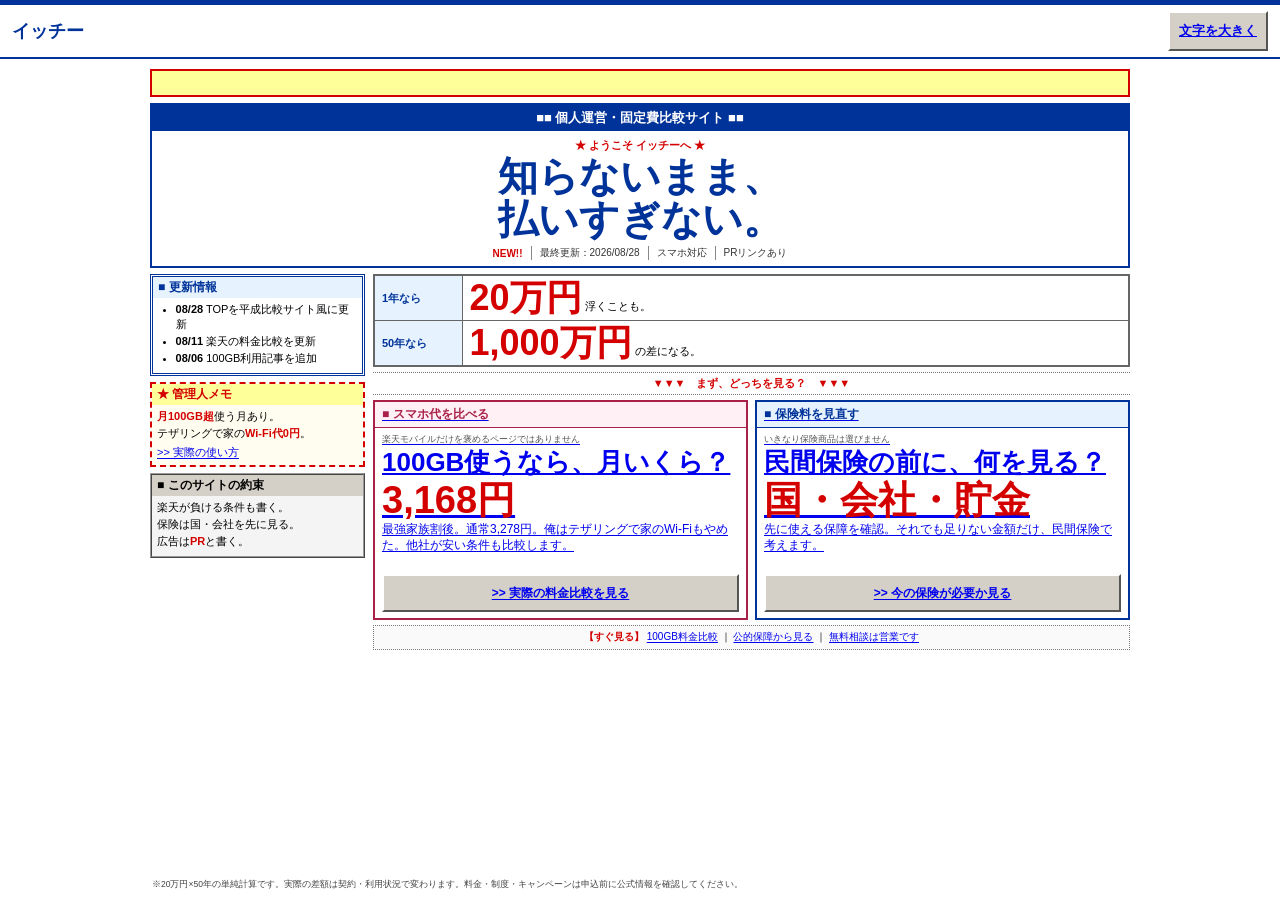
<file: index.html>
<!doctype html>
<html lang="ja">
<head>
<meta charset="utf-8">
<meta name="viewport" content="width=device-width,initial-scale=1,viewport-fit=cover">
<meta name="description" content="知らないまま、払いすぎない。スマホ代と保険を、金額・条件・公的保障から比べて判断する固定費サイトです。">
<meta name="theme-color" content="#003399">
<meta name="color-scheme" content="light">
<meta property="og:locale" content="ja_JP">
<meta property="og:type" content="website">
<meta property="og:site_name" content="イッチー">
<meta property="og:title" content="イッチー｜知らないまま、払いすぎない">
<meta property="og:description" content="スマホと保険。数字と条件を先に見て、固定費を払いすぎないための2択サイト。">
<meta name="twitter:card" content="summary">
<title>イッチー｜知らないまま、払いすぎない</title>
<link rel="stylesheet" href="retro-icchy.css?v=20260828-3">
<style>[hidden]{display:none!important}</style>
</head>
<body class="retro-launcher">
<a class="skip-link" href="#homeView">本文へ移動</a>
<header class="retro-launcher-header">
  <button class="retro-brand" id="brandHome" type="button">イッチー</button>
  <div class="retro-header-actions">
    <button class="retro-font-toggle retro-window-button" id="fontToggle" type="button" aria-pressed="false">文字を大きく</button>
    <button class="retro-home-back retro-window-button" id="homeBack" type="button" aria-label="最初に戻る" hidden>⌂</button>
  </div>
</header>

<main class="retro-home" id="homeView">
  <div class="retro-ticker" aria-label="更新情報">
    <div class="retro-ticker__inner">【更新】楽天が毎回1位とは書きません。20GB前後・条件次第ではY!mobileが安い場合あり。　★ 保険は民間保険より先に「国・会社・貯金」を確認 ★</div>
  </div>

  <section class="retro-title-panel" aria-labelledby="pageTitle">
    <div class="retro-titlebar">■■ 個人運営・固定費比較サイト ■■</div>
    <div class="retro-title-body">
      <p class="retro-welcome">★ ようこそ イッチーへ ★</p>
      <h1 id="pageTitle">知らないまま、<br>払いすぎない。</h1>
      <div class="retro-status-line"><span class="retro-new">NEW!!</span><span>最終更新：2026/08/28</span><span>スマホ対応</span><span>PRリンクあり</span></div>
    </div>
  </section>

  <div class="retro-home-shell">
    <aside class="retro-side" aria-label="サイト情報">
      <section class="retro-mini-panel retro-mini-panel--update">
        <h2>■ 更新情報</h2>
        <ul>
          <li><b>08/28</b> TOPを平成比較サイト風に更新</li>
          <li><b>08/11</b> 楽天の料金比較を更新</li>
          <li><b>08/06</b> 100GB利用記事を追加</li>
        </ul>
      </section>

      <section class="retro-mini-panel retro-mini-panel--memo">
        <h2>★ 管理人メモ</h2>
        <p><strong>月100GB超</strong>使う月あり。</p>
        <p>テザリングで家の<strong>Wi-Fi代0円</strong>。</p>
        <a href="#mobile" data-route="mobile">&gt;&gt; 実際の使い方</a>
      </section>

      <section class="retro-mini-panel retro-mini-panel--rule">
        <h2>■ このサイトの約束</h2>
        <p>楽天が負ける条件も書く。</p>
        <p>保険は国・会社を先に見る。</p>
        <p>広告は<strong>PR</strong>と書く。</p>
      </section>
    </aside>

    <div class="retro-home-main">
      <table class="retro-savings" aria-label="固定費差額の単純計算">
        <tbody>
          <tr><th>1年なら</th><td><strong>20万円</strong> 浮くことも。</td></tr>
          <tr><th>50年なら</th><td><strong>1,000万円</strong> の差になる。</td></tr>
        </tbody>
      </table>

      <div class="retro-select-title">▼▼▼　まず、どっちを見る？　▼▼▼</div>

      <nav class="retro-choice-list" aria-label="見る内容を選ぶ">
        <a class="retro-choice retro-choice--mobile" href="#mobile" data-route="mobile">
          <span class="retro-choice__head">■ スマホ代を比べる</span>
          <span class="retro-choice__body">
            <span class="retro-choice__tiny">楽天モバイルだけを褒めるページではありません</span>
            <h2>100GB使うなら、月いくら？</h2>
            <span class="retro-choice__amount">3,168円</span>
            <p>最強家族割後。通常3,278円。俺はテザリングで家のWi-Fiもやめた。他社が安い条件も比較します。</p>
            <span class="retro-choice__go retro-window-button">&gt;&gt; 実際の料金比較を見る</span>
          </span>
        </a>

        <a class="retro-choice" href="#insurance" data-route="insurance">
          <span class="retro-choice__head">■ 保険料を見直す</span>
          <span class="retro-choice__body">
            <span class="retro-choice__tiny">いきなり保険商品は選びません</span>
            <h2>民間保険の前に、何を見る？</h2>
            <span class="retro-choice__amount">国・会社・貯金</span>
            <p>先に使える保障を確認。それでも足りない金額だけ、民間保険で考えます。</p>
            <span class="retro-choice__go retro-window-button">&gt;&gt; 今の保険が必要か見る</span>
          </span>
        </a>
      </nav>

      <div class="retro-quick-links" aria-label="すぐ見る">
        <span>【すぐ見る】</span>
        <a href="#mobile" data-route="mobile">100GB料金比較</a>
        <span>｜</span>
        <a href="#insurance" data-route="insurance">公的保障から見る</a>
        <span>｜</span>
        <a href="insurance-consultation/">無料相談は営業です</a>
      </div>
    </div>
  </div>

  <p class="retro-home-note">※20万円×50年の単純計算です。実際の差額は契約・利用状況で変わります。料金・制度・キャンペーンは申込前に公式情報を確認してください。</p>
</main>

<section class="retro-detail" id="detailView" hidden aria-label="詳細">
  <iframe id="detailFrame" title="イッチー 詳細ページ"></iframe>
</section>

<script>
const KNOWN_ROUTES=new Set(['mobile','mobile-100gb','yutai','insurance','insurance-compare','deals']);
const homeView=document.getElementById('homeView');
const detailView=document.getElementById('detailView');
const detailFrame=document.getElementById('detailFrame');
const brandHome=document.getElementById('brandHome');
const homeBack=document.getElementById('homeBack');
const fontToggle=document.getElementById('fontToggle');

function currentRoute(){
  const route=location.hash.slice(1);
  return KNOWN_ROUTES.has(route)?route:'home';
}
function goHome(){
  if(location.hash==='#home'||!location.hash){
    history.replaceState(null,'',location.pathname+location.search+'#home');
    renderRoute();
  }else{
    location.hash='home';
    renderRoute();
  }
}
function goRoute(route){
  if(!KNOWN_ROUTES.has(route))return;
  const nextHash=`#${route}`;
  if(location.hash!==nextHash){
    history.pushState(null,'',location.pathname+location.search+nextHash);
  }
  renderRoute();
}
function applyFontSize(){
  let large=false;
  try{large=localStorage.getItem('icchy-font-size')==='large'}catch(error){}
  document.documentElement.classList.toggle('large',large);
  fontToggle.setAttribute('aria-pressed',String(large));
  fontToggle.textContent=large?'元に戻す':'文字を大きく';
  try{detailFrame.contentDocument?.documentElement.classList.toggle('font-step-up',large)}catch(error){}
}
function renderRoute(){
  const route=currentRoute();
  const isHome=route==='home';
  homeView.hidden=!isHome;
  detailView.hidden=isHome;
  homeBack.hidden=isHome;
  document.body.style.overflow='hidden';
  if(isHome){
    document.title='イッチー｜知らないまま、払いすぎない';
    return;
  }
  const target=route==='mobile'?'mobile.html':`app.html#${route}`;
  if(detailFrame.dataset.target!==target){
    detailFrame.dataset.target=target;
    detailFrame.dataset.route=route;
    detailFrame.src=target;
  }
  document.title=route.startsWith('insurance')?'保険｜イッチー':'楽天モバイル｜イッチー';
}
function enhanceFrame(){
  try{
    const win=detailFrame.contentWindow;
    const doc=detailFrame.contentDocument;
    if(!win||!doc)return;

    const loadRetroScript=()=>{
      if(doc.getElementById('retroIcchyScript'))return;
      const script=doc.createElement('script');
      script.id='retroIcchyScript';
      script.src='retro-icchy.js?v=20260828-3';
      doc.body.appendChild(script);
    };
    const loadPolishScript=()=>{
      if(doc.getElementById('icchyPolishScript')){loadRetroScript();return}
      const script=doc.createElement('script');
      script.id='icchyPolishScript';
      script.src='polish.js?v=20260812-1';
      script.async=false;
      script.addEventListener('load',loadRetroScript,{once:true});
      doc.body.appendChild(script);
      win.setTimeout(loadRetroScript,1200);
    };

    if(!doc.getElementById('icchyPolishStyle')){
      const link=doc.createElement('link');
      link.id='icchyPolishStyle';
      link.rel='stylesheet';
      link.href='polish.css?v=20260812-1';
      link.addEventListener('load',loadPolishScript,{once:true});
      doc.head.appendChild(link);
      win.setTimeout(loadPolishScript,900);
    }else{
      loadPolishScript();
    }

    if(!doc.getElementById('retroIcchyStyle')){
      const link=doc.createElement('link');
      link.id='retroIcchyStyle';
      link.rel='stylesheet';
      link.href='retro-icchy.css?v=20260828-3';
      doc.head.appendChild(link);
    }

    const innerHeader=doc.querySelector('.header');
    if(innerHeader)innerHeader.style.display='none';
    const innerSite=doc.querySelector('.site');
    if(innerSite){innerSite.style.boxShadow='none';innerSite.style.margin='0 auto'}
    doc.documentElement.classList.toggle('font-step-up',document.documentElement.classList.contains('large'));

    if(!doc.documentElement.dataset.launcherBound){
      doc.documentElement.dataset.launcherBound='1';
      doc.addEventListener('click',event=>{
        const anchor=event.target.closest('a');
        if(!anchor)return;
        const href=anchor.getAttribute('href')||'';
        if(href==='#home'||href==='index.html#home'){
          event.preventDefault();
          goHome();
          return;
        }
        if(href.startsWith('./insurance-consultation')){
          event.preventDefault();
          window.location.href='insurance-consultation/';
        }
      },true);
      win.addEventListener('hashchange',()=>{
        if(!win.location.pathname.endsWith('/app.html'))return;
        const route=win.location.hash.slice(1);
        if(KNOWN_ROUTES.has(route)){
          detailFrame.dataset.route=route;
          history.replaceState(null,'',location.pathname+location.search+`#${route}`);
        }
      });
    }
  }catch(error){
    console.error('iframe enhancement failed',error);
  }
}

brandHome.addEventListener('click',goHome);
homeBack.addEventListener('click',goHome);
document.querySelectorAll('[data-route]').forEach(link=>{
  link.addEventListener('click',event=>{
    event.preventDefault();
    goRoute(link.dataset.route);
  });
});
fontToggle.addEventListener('click',()=>{
  const next=!document.documentElement.classList.contains('large');
  try{localStorage.setItem('icchy-font-size',next?'large':'normal')}catch(error){}
  applyFontSize();
});
detailFrame.addEventListener('load',enhanceFrame);
window.addEventListener('hashchange',renderRoute);
window.addEventListener('popstate',renderRoute);
applyFontSize();
renderRoute();
</script>
</body>
</html>
</file>
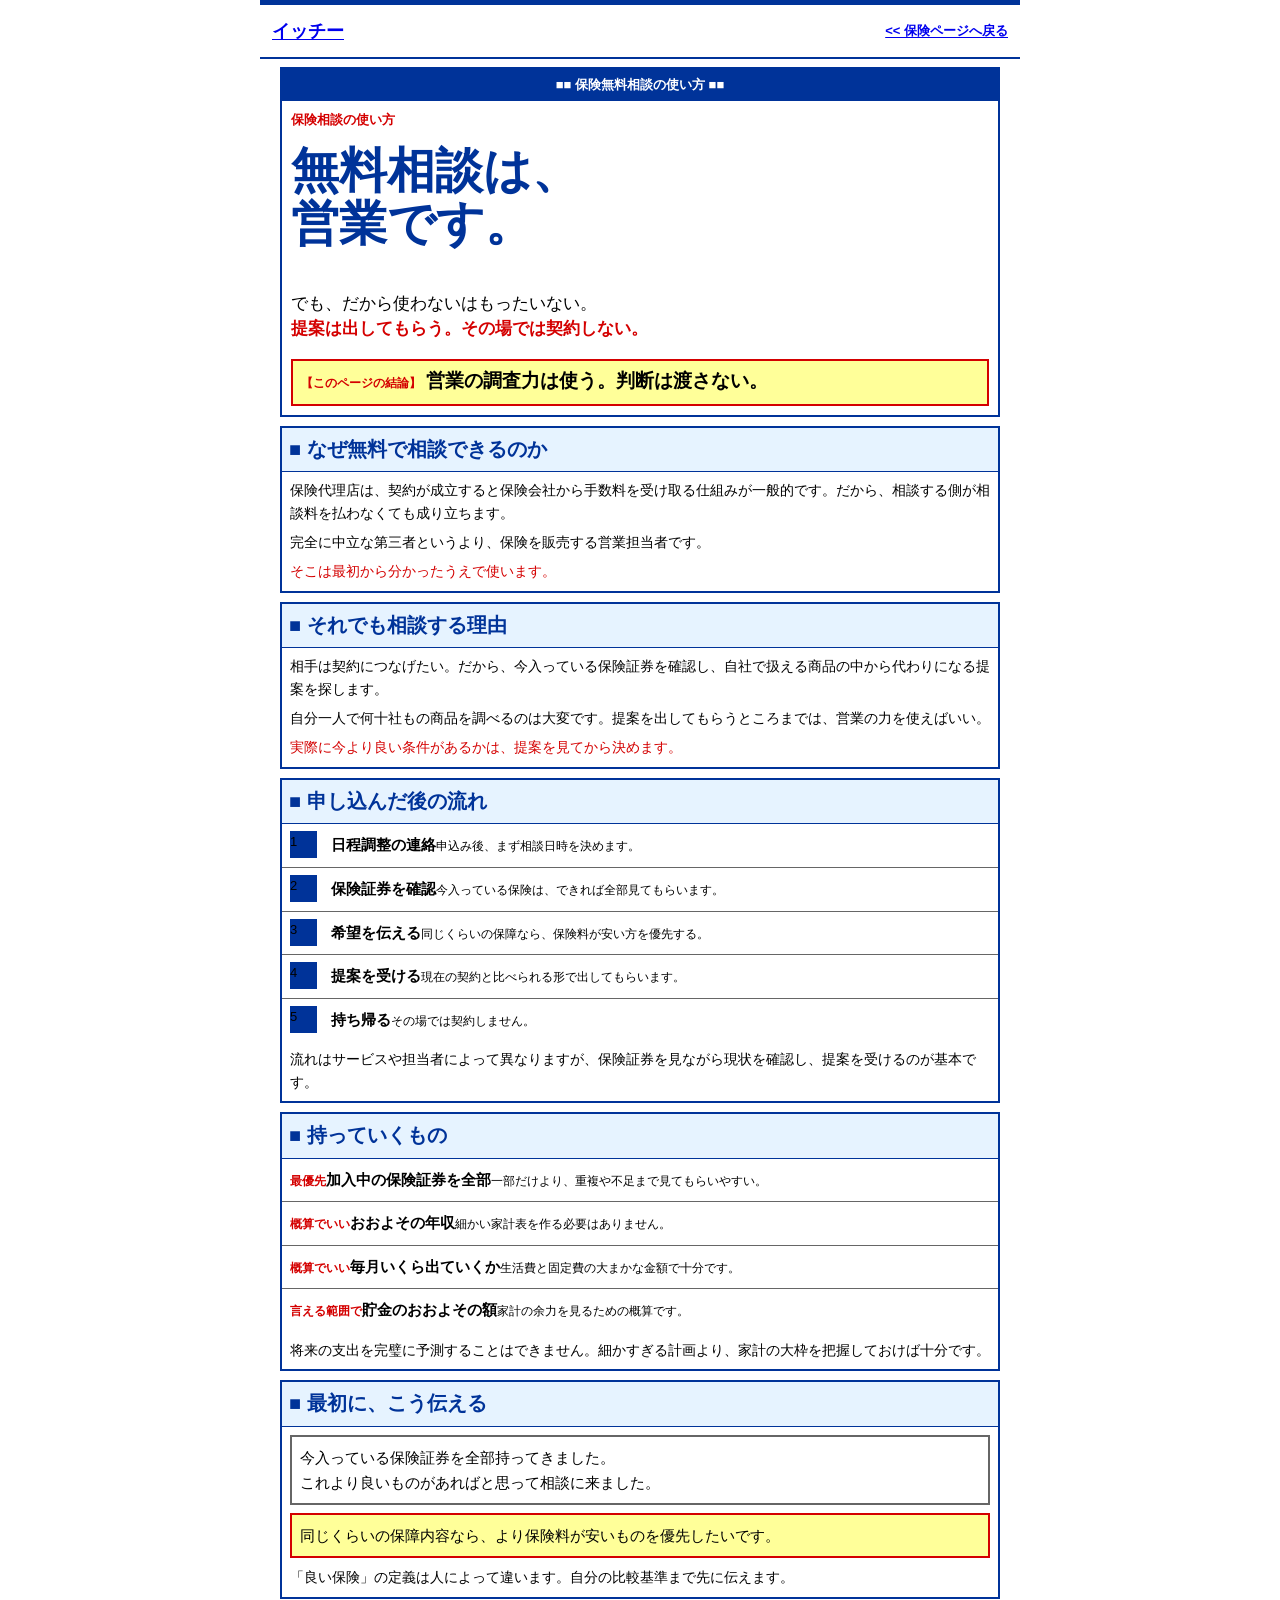
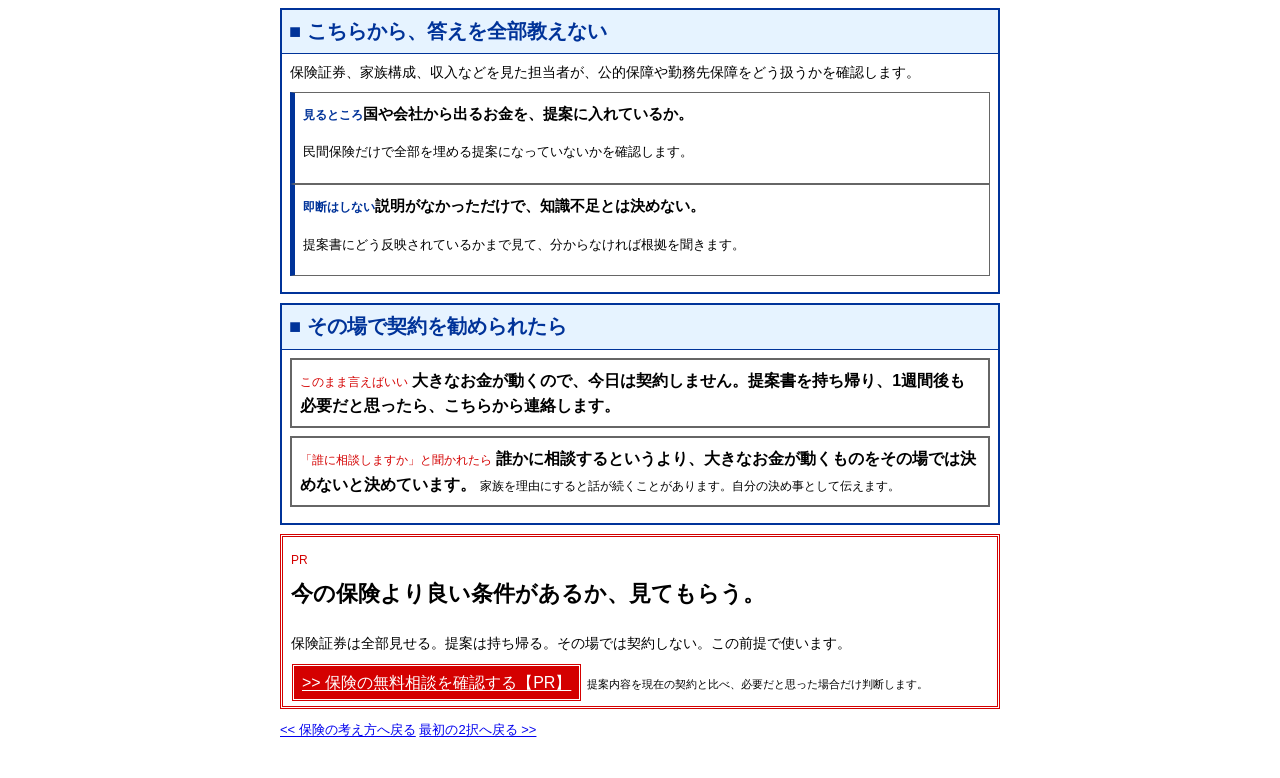
<file: insurance-consultation/index.html>
<!doctype html>
<html lang="ja">
<head>
<meta charset="utf-8">
<meta name="viewport" content="width=device-width,initial-scale=1,viewport-fit=cover">
<meta name="description" content="保険の無料相談を、営業だと理解したうえで使う方法。保険証券の準備、最初に伝える言葉、提案の見方、その場で契約しない断り方を整理します。">
<meta name="robots" content="index,follow,max-image-preview:large">
<meta name="theme-color" content="#003399">
<meta property="og:locale" content="ja_JP">
<meta property="og:type" content="article">
<meta property="og:site_name" content="イッチー">
<meta property="og:title" content="保険の無料相談は、営業です。｜イッチー">
<meta property="og:description" content="提案は出してもらう。その場では契約しない。無料相談の使い方を整理します。">
<meta name="twitter:card" content="summary">
<title>保険の無料相談は、営業です。｜イッチー</title>
<link rel="stylesheet" href="../retro-icchy.css?v=20260827-1">
<script type="application/ld+json">
{
  "@context":"https://schema.org",
  "@type":"Article",
  "headline":"保険の無料相談は、営業です。",
  "description":"提案は出してもらう。その場では契約しない。保険無料相談の使い方を整理します。",
  "inLanguage":"ja-JP",
  "isPartOf":{"@type":"WebSite","name":"イッチー"}
}
</script>
</head>
<body class="retro-consultation">
<a class="skip-link" href="#main">本文へ移動</a>
<div class="site">
  <header class="header">
    <a class="brand" href="../#home">イッチー</a>
    <a class="back" href="../#insurance">&lt;&lt; 保険ページへ戻る</a>
  </header>

  <main id="main">
    <section class="hero">
      <p class="eyebrow">保険相談の使い方</p>
      <h1>無料相談は、<br>営業です。</h1>
      <p class="hero-lead">でも、だから使わないはもったいない。<br><strong>提案は出してもらう。その場では契約しない。</strong></p>
      <div class="principle">
        <b>【このページの結論】</b>
        <strong>営業の調査力は使う。判断は渡さない。</strong>
      </div>
    </section>

    <section class="content">
      <h2>■ なぜ無料で相談できるのか</h2>
      <p>保険代理店は、契約が成立すると保険会社から手数料を受け取る仕組みが一般的です。だから、相談する側が相談料を払わなくても成り立ちます。</p>
      <p>完全に中立な第三者というより、保険を販売する営業担当者です。</p>
      <p class="short">そこは最初から分かったうえで使います。</p>
    </section>

    <section class="content">
      <h2>■ それでも相談する理由</h2>
      <p>相手は契約につなげたい。だから、今入っている保険証券を確認し、自社で扱える商品の中から代わりになる提案を探します。</p>
      <p>自分一人で何十社もの商品を調べるのは大変です。提案を出してもらうところまでは、営業の力を使えばいい。</p>
      <p class="short">実際に今より良い条件があるかは、提案を見てから決めます。</p>
    </section>

    <section class="content">
      <h2>■ 申し込んだ後の流れ</h2>
      <ol class="flow">
        <li><span>1</span><div><strong>日程調整の連絡</strong><small>申込み後、まず相談日時を決めます。</small></div></li>
        <li><span>2</span><div><strong>保険証券を確認</strong><small>今入っている保険は、できれば全部見てもらいます。</small></div></li>
        <li><span>3</span><div><strong>希望を伝える</strong><small>同じくらいの保障なら、保険料が安い方を優先する。</small></div></li>
        <li><span>4</span><div><strong>提案を受ける</strong><small>現在の契約と比べられる形で出してもらいます。</small></div></li>
        <li><span>5</span><div><strong>持ち帰る</strong><small>その場では契約しません。</small></div></li>
      </ol>
      <p>流れはサービスや担当者によって異なりますが、保険証券を見ながら現状を確認し、提案を受けるのが基本です。</p>
    </section>

    <section class="content">
      <h2>■ 持っていくもの</h2>
      <div class="check-grid">
        <div class="check"><b>最優先</b><strong>加入中の保険証券を全部</strong><small>一部だけより、重複や不足まで見てもらいやすい。</small></div>
        <div class="check"><b>概算でいい</b><strong>おおよその年収</strong><small>細かい家計表を作る必要はありません。</small></div>
        <div class="check"><b>概算でいい</b><strong>毎月いくら出ていくか</strong><small>生活費と固定費の大まかな金額で十分です。</small></div>
        <div class="check"><b>言える範囲で</b><strong>貯金のおおよその額</strong><small>家計の余力を見るための概算です。</small></div>
      </div>
      <p>将来の支出を完璧に予測することはできません。細かすぎる計画より、家計の大枠を把握しておけば十分です。</p>
    </section>

    <section class="content">
      <h2>■ 最初に、こう伝える</h2>
      <div class="quote">今入っている保険証券を全部持ってきました。<br>これより良いものがあればと思って相談に来ました。</div>
      <div class="quote">同じくらいの保障内容なら、より保険料が安いものを優先したいです。</div>
      <p>「良い保険」の定義は人によって違います。自分の比較基準まで先に伝えます。</p>
    </section>

    <section class="content">
      <h2>■ こちらから、答えを全部教えない</h2>
      <p>保険証券、家族構成、収入などを見た担当者が、公的保障や勤務先保障をどう扱うかを確認します。</p>
      <div class="watch">
        <article><b>見るところ</b><strong>国や会社から出るお金を、提案に入れているか。</strong><p>民間保険だけで全部を埋める提案になっていないかを確認します。</p></article>
        <article><b>即断はしない</b><strong>説明がなかっただけで、知識不足とは決めない。</strong><p>提案書にどう反映されているかまで見て、分からなければ根拠を聞きます。</p></article>
      </div>
    </section>

    <section class="content">
      <h2>■ その場で契約を勧められたら</h2>
      <div class="answer">
        <span>このまま言えばいい</span>
        <strong>大きなお金が動くので、今日は契約しません。提案書を持ち帰り、1週間後も必要だと思ったら、こちらから連絡します。</strong>
      </div>
      <div class="answer">
        <span>「誰に相談しますか」と聞かれたら</span>
        <strong>誰かに相談するというより、大きなお金が動くものをその場では決めないと決めています。</strong>
        <small>家族を理由にすると話が続くことがあります。自分の決め事として伝えます。</small>
      </div>
    </section>

    <section class="cta">
      <span>PR</span>
      <h2>今の保険より良い条件があるか、見てもらう。</h2>
      <p>保険証券は全部見せる。提案は持ち帰る。その場では契約しない。この前提で使います。</p>
      <a class="cta-button" href="https://h.accesstrade.net/sp/cc?rk=0100pflv00op03" target="_blank" rel="nofollow sponsored noopener">&gt;&gt; 保険の無料相談を確認する【PR】</a>
      <small class="cta-note">提案内容を現在の契約と比べ、必要だと思った場合だけ判断します。</small>
    </section>

    <nav class="footer-links" aria-label="関連ページ">
      <a href="../#insurance">&lt;&lt; 保険の考え方へ戻る</a>
      <a href="../#home">最初の2択へ戻る &gt;&gt;</a>
    </nav>
  </main>
</div>
</body>
</html>
</file>
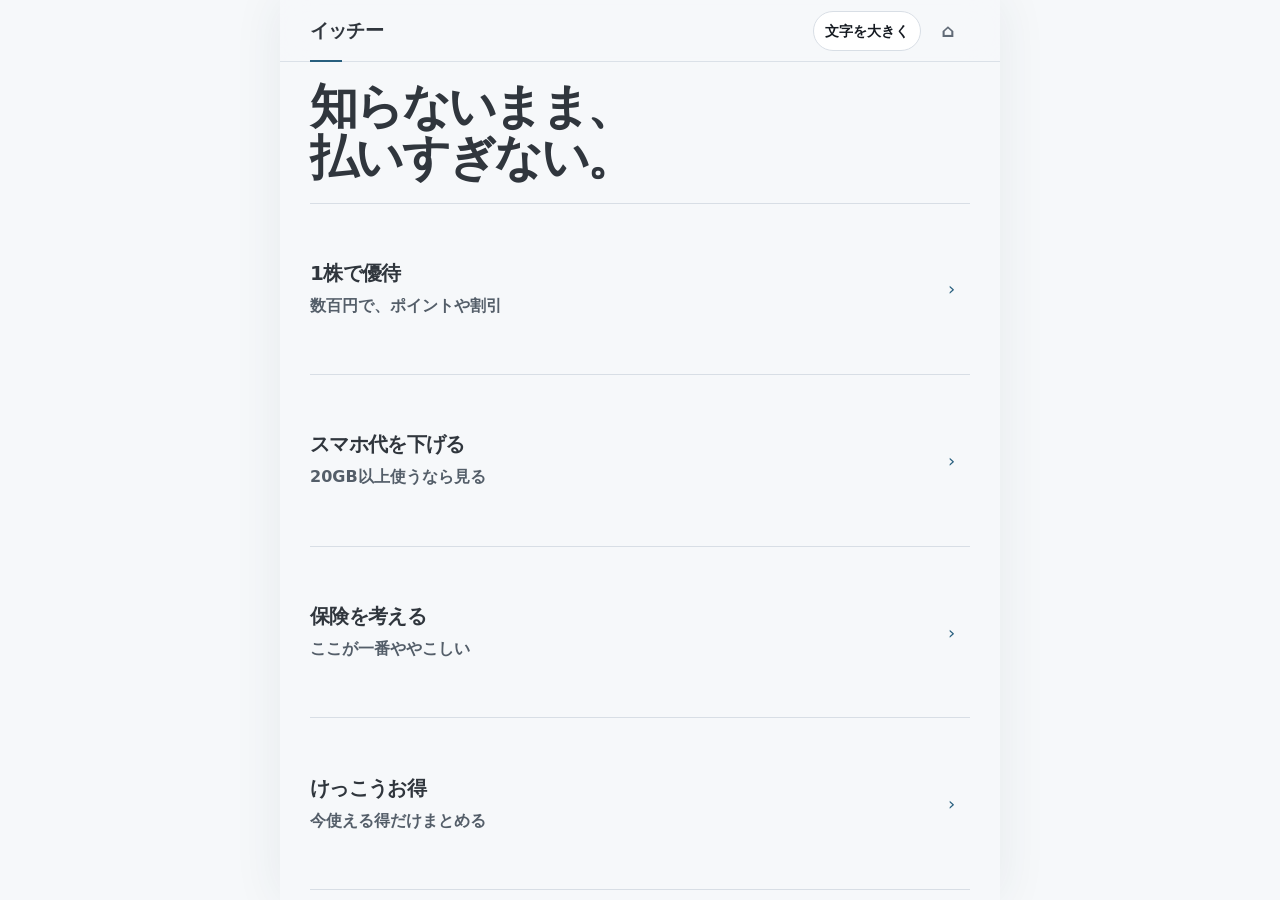
<file: app.html>
<!doctype html>
<html lang="ja">
<head>
  <meta charset="utf-8">
  <meta name="viewport" content="width=device-width,initial-scale=1,viewport-fit=cover">
  <meta id="pageDescription" name="description" content="1株優待・スマホ代・保険・今使えるお得情報を、短く迷わず確認。知らないまま払いすぎないための4択サイト、イッチー。">
  <meta name="robots" content="index,follow,max-image-preview:large">
  <meta name="theme-color" content="#f6f8fa">
  <meta name="color-scheme" content="light">
  <meta property="og:locale" content="ja_JP">
  <meta property="og:type" content="website">
  <meta property="og:site_name" content="イッチー">
  <meta id="ogTitle" property="og:title" content="イッチー｜知らないまま、払いすぎない">
  <meta id="ogDescription" property="og:description" content="1株優待・スマホ代・保険・今使えるお得情報を、短く迷わず確認できる4択サイト。">
  <meta name="twitter:card" content="summary">
  <meta name="twitter:title" content="イッチー｜知らないまま、払いすぎない">
  <meta name="twitter:description" content="1株優待・スマホ代・保険・今使えるお得情報を、短く迷わず確認できる4択サイト。">
  <link rel="icon" href="data:image/svg+xml,<svg xmlns=%22http://www.w3.org/2000/svg%22 viewBox=%220 0 100 100%22><rect width=%22100%22 height=%22100%22 rx=%2220%22 fill=%22%230b57d0%22/><text x=%2250%22 y=%2270%22 text-anchor=%22middle%22 font-size=%2268%22 font-weight=%22900%22 fill=%22white%22>と</text></svg>">
  <title>イッチー｜知らないまま、払いすぎない</title>
  <script type="application/ld+json">
  {
    "@context": "https://schema.org",
    "@type": "WebSite",
    "name": "イッチー",
    "description": "1株優待・スマホ代・保険・今使えるお得情報を、短く迷わず確認できる4択サイト。",
    "inLanguage": "ja-JP"
  }
  </script>
  
<script id="font-preference-bootstrap">
  try {
    if (localStorage.getItem("icchy-font-size") === "large") {
      document.documentElement.classList.add("font-step-up");
    }
  } catch (error) {}
</script>

<style id="icchy-design-system">
:root{
  --ink:#151a21;
  --muted:#616b77;
  --line:#d8dee5;
  --strong:#bec7d0;
  --soft:#f5f7f9;
  --blue:#285f7e;
  --blue-soft:#eaf1f5;
  --red:#97433d;
  --red-soft:#f7ecea;
  --green:#2d6c55;
  --green-soft:#ebf3ef;
  --orange:#89632f;
  --orange-soft:#f7f1e8;
  --side:18px;
  font-family:"Hiragino Sans","Hiragino Kaku Gothic ProN",
    "Yu Gothic UI","Yu Gothic",Meiryo,system-ui,sans-serif;
  --paper:#f6f8fa;
  --surface:#ffffff;
  --page-accent:#285f7e;
  --page-accent-soft:#eaf1f5;
  --card-radius:14px;
  --control-radius:10px;
  color-scheme:light;
  font-feature-settings:"palt" 1;
  font-kerning:normal;
  --font-body:15px;
  --font-support:13px;
  --font-min:12.5px;
  --font-button:15px;
  --font-card-title:17px;
  --font-section:21px;
  --font-hero-min:34px;
  --font-hero-max:42px;
  --radius-card:16px;
  --radius-control:11px;
  --line-soft:color-mix(in srgb,var(--line) 78%,transparent);
  --surface-raised:#ffffff;
}

*{
  box-sizing:border-box;
}

[hidden]{
  display:none !important;
}

.skip-link{
  position:fixed;
  left:12px;
  top:8px;
  z-index:100;
  padding:9px 12px;
  border-radius:8px;
  background:var(--ink);
  color:#fff;
  font-weight:800;
  transform:translateY(-160%);
  transition:transform .15s ease;
}

.skip-link:focus{
  transform:translateY(0);
}

.noscript-message{
  margin:20px;
  padding:16px;
  border:1px solid var(--line);
  border-radius:var(--control-radius);
  background:#fff;
  line-height:1.7;
}

html{
  background:#fff;
  color:var(--ink);
  scroll-behavior:smooth;
}

body{
  margin:0;
  min-height:100dvh;
  background:#fff;
  color:var(--ink);
}

body.lock{
  overflow:hidden;
}

a{
  color:inherit;
  text-decoration:none;
}

button,input{
  font:inherit;
  color:inherit;
}

button{
  cursor:pointer;
}

.site{
  width:100%;
  min-height:100dvh;
  background:#fff;
}

.header{
  position:sticky;
  top:0;
  z-index:40;
  height:56px;
  display:flex;
  align-items:center;
  justify-content:space-between;
  padding:0 var(--side);
  border-bottom:1px solid var(--line);
  background:rgba(255,255,255,.97);
  backdrop-filter:blur(12px);
}

.brand{
  font-weight:950;
  letter-spacing:-.055em;
}

.back-home{
  min-width:44px;
  min-height:44px;
  display:grid;
  place-items:center;
  color:var(--muted);
  font-weight:900;
}

main{
  padding:14px var(--side) 32px;
}

.page{
  display:grid;
  gap:13px;
}

.page-head{
  padding-bottom:13px;
  border-bottom:3px solid var(--ink);
}

.page-head h1{
  margin:0;
  line-height:1.03;
  letter-spacing:-.07em;
  font-weight:950;
}

.page-head p{
  margin:9px 0 0;
  color:#383e46;
  line-height:1.6;
  font-weight:650;
}

.back-link{
  min-height:40px;
  display:flex;
  align-items:center;
  color:var(--blue);
  font-weight:900;
}

.section-title{
  margin:9px 0 0;
  padding-bottom:8px;
  border-bottom:2px solid var(--ink);
  letter-spacing:-.03em;
}

.small{
  margin:0;
  color:var(--muted);
  line-height:1.5;
}

.notice{
  padding:11px;
  border-left:4px solid var(--orange);
  background:var(--orange-soft);
  color:#59421e;
  line-height:1.55;
  font-weight:720;
}

.badge{
  display:inline-flex;
  align-items:center;
  min-height:23px;
  padding:0 8px;
  border:1px solid #bfd1f3;
  color:var(--blue);
  font-weight:900;
}

.badge.red{
  border-color:#edc7c4;
  color:var(--red);
}

.badge.green{
  border-color:#b8dcc5;
  color:var(--green);
}

.primary,.secondary{
  width:100%;
  min-height:50px;
  display:flex;
  align-items:center;
  justify-content:center;
  border:0;
  font-weight:900;
  text-align:center;
}

.primary{
  background:var(--blue);
  color:#fff;
}

.primary.red{
  background:var(--red);
}

.primary.green{
  background:var(--green);
}

.secondary{
  border:1px solid var(--strong);
  background:#fff;
}

.button-stack{
  display:grid;
  gap:8px;
}

body.home .site{
  height:100dvh;
  min-height:0;
  overflow:hidden;
}

body.home main{
  height:calc(100dvh - 56px);
  padding:11px var(--side) 10px;
  overflow:hidden;
}

.home-screen{
  height:100%;
  display:flex;
  flex-direction:column;
  min-height:0;
}

.home-intro{
  flex:0 0 auto;
}

.home-kicker{
  margin:0 0 6px;
  color:var(--blue);
  font-weight:950;
  letter-spacing:.08em;
}

.home-screen h1{
  margin:0;
  line-height:1.04;
  letter-spacing:-.075em;
  font-weight:950;
}

.home-lead{
  margin:8px 0 0;
  color:#3b4148;
  line-height:1.45;
  font-weight:680;
}

.home-actions{
  flex:1;
  min-height:0;
  display:grid;
  grid-template-rows:repeat(4,minmax(0,1fr));
  gap:7px;
  margin-top:11px;
}

.home-card{
  min-height:0;
  padding:9px 12px;
  display:grid;
  grid-template-columns:minmax(0,1fr) 18px;
  gap:9px;
  align-items:center;
  border:1px solid var(--line);
  background:#fff;
}

.home-card:active{
  background:var(--soft);
}

.home-no{
  align-self:start;
  color:var(--blue);
  font-weight:950;
  letter-spacing:.08em;
}

.home-card strong{
  display:block;
  line-height:1.17;
  letter-spacing:-.045em;
}

.home-card small{
  display:block;
  margin-top:3px;
  color:var(--muted);
  line-height:1.33;
  font-weight:720;
}

.home-arrow{
  color:var(--muted);
}

.first-view{
  min-height:calc(100dvh - 56px - 28px);
  display:flex;
  flex-direction:column;
  padding-bottom:12px;
}

.first-main{
  flex:1;
  display:flex;
  flex-direction:column;
  justify-content:center;
}

.first-kicker{
  margin:0;
  color:var(--blue);
  font-weight:950;
  letter-spacing:.08em;
}

.first-kicker.red{
  color:var(--red);
}

.first-kicker.green{
  color:var(--green);
}

.first-view h1{
  margin:8px 0 0;
  line-height:1.04;
  letter-spacing:-.075em;
  font-weight:950;
}

.first-lead{
  margin:10px 0 0;
  color:#3b4148;
  line-height:1.55;
  font-weight:680;
}

.outcome-box{
  margin-top:14px;
  padding:13px;
  background:var(--soft);
}

.outcome-box strong{
  display:block;
}

.outcome-box p{
  margin:5px 0 0;
  color:var(--muted);
  line-height:1.5;
}

.what-happens{
  display:grid;
  gap:5px;
  margin-top:11px;
}

.what-happens div{
  display:grid;
  grid-template-columns:22px minmax(0,1fr);
  gap:7px;
  align-items:start;
}

.what-happens b{
  width:22px;
  height:22px;
  display:grid;
  place-items:center;
  border-radius:50%;
  background:var(--ink);
  color:#fff;
}

.what-happens span{
  line-height:1.45;
  font-weight:720;
}

.first-actions{
  margin-top:13px;
  display:grid;
  gap:8px;
}

.safe-line{
  margin:0;
  text-align:center;
  color:var(--muted);
  line-height:1.4;
}

.saving-form{
  margin-top:13px;
  padding:13px;
  border:2px solid var(--ink);
}

.saving-form h2{
  margin:0;
}

.saving-form p{
  margin:6px 0 0;
  color:var(--muted);
  line-height:1.45;
}

.use-buttons{
  display:grid;
  grid-template-columns:repeat(3,1fr);
  gap:6px;
  margin-top:10px;
}

.use-buttons button{
  min-height:42px;
  border:1px solid var(--strong);
  background:#fff;
  font-weight:850;
}

.use-buttons button.on{
  border-color:var(--blue);
  background:var(--blue-soft);
  color:var(--blue);
}

.bill-row{
  display:grid;
  grid-template-columns:minmax(0,1fr) 92px;
  gap:7px;
  margin-top:9px;
}

.bill-row input{
  min-height:46px;
  width:100%;
  padding:0 11px;
  border:1px solid var(--strong);
  font-weight:800;
}

.bill-row button{
  border:0;
  background:var(--ink);
  color:#fff;
  font-weight:900;
}

.saving-result{
  margin-top:10px;
  padding:11px;
  background:var(--soft);
}

.saving-result span{
  display:block;
  color:var(--muted);
}

.saving-result b{
  display:block;
  margin-top:3px;
  color:var(--green);
  letter-spacing:-.05em;
}

.saving-result small{
  display:block;
  margin-top:3px;
  color:var(--muted);
  line-height:1.4;
}

.check-list{
  display:grid;
  gap:7px;
  margin:0;
  padding:0;
  list-style:none;
}

.check-list li{
  display:grid;
  grid-template-columns:27px minmax(0,1fr);
  gap:8px;
  padding:10px;
  background:var(--soft);
}

.check-list b{
  width:27px;
  height:27px;
  display:grid;
  place-items:center;
  border-radius:50%;
  background:var(--ink);
  color:#fff;
}

.check-list strong{
  display:block;
}

.check-list small{
  display:block;
  margin-top:2px;
  color:var(--muted);
  line-height:1.38;
}

.budget{
  padding:13px;
  background:var(--blue-soft);
}

.budget h2{
  margin:0;
}

.budget p{
  margin:5px 0 0;
  color:#384254;
  line-height:1.45;
}

.chips{
  display:flex;
  gap:6px;
  overflow-x:auto;
  margin-top:10px;
  scrollbar-width:none;
}

.chips::-webkit-scrollbar{
  display:none;
}

.chip{
  flex:0 0 auto;
  min-height:37px;
  padding:0 12px;
  border:1px solid var(--strong);
  border-radius:999px;
  background:#fff;
  font-weight:850;
}

.chip.on{
  background:var(--ink);
  color:#fff;
  border-color:var(--ink);
}

.yutai-list{
  display:grid;
  gap:9px;
}

.yutai-card{
  padding:13px;
  border:1px solid var(--line);
}

.yutai-top{
  display:flex;
  justify-content:space-between;
  gap:10px;
  align-items:start;
}

.yutai-top h3{
  margin:0;
}

.money{
  color:var(--blue);
  font-weight:950;
  white-space:nowrap;
}

.perk{
  margin:7px 0 0;
  line-height:1.47;
  font-weight:780;
}

.facts{
  display:grid;
  grid-template-columns:1fr 1fr;
  gap:5px;
  margin-top:9px;
}

.fact{
  padding:7px;
  background:var(--soft);
}

.fact span{
  display:block;
  color:var(--muted);
}

.fact strong{
  display:block;
  margin-top:3px;
  line-height:1.33;
}

.warning{
  margin:8px 0 0;
  color:#5a431d;
  line-height:1.45;
}

.rules{
  display:grid;
  gap:6px;
  margin:0;
  padding:0;
  list-style:none;
}

.rules li{
  display:grid;
  grid-template-columns:28px minmax(0,1fr);
  gap:8px;
  padding:9px;
  background:var(--soft);
}

.rules b{
  width:28px;
  height:28px;
  display:grid;
  place-items:center;
  border-radius:50%;
  background:var(--red);
  color:#fff;
}

.rules strong{
  display:block;
}

.rules small{
  display:block;
  margin-top:2px;
  color:var(--muted);
  line-height:1.4;
}

.sales-script{
  padding:13px;
  border:2px solid var(--ink);
}

.sales-script h2{
  margin:0;
}

.script{
  margin:9px 0 0;
  padding:10px;
  background:var(--soft);
  line-height:1.6;
  font-weight:750;
}

details.info{
  border-bottom:1px solid var(--line);
}

details.info summary{
  list-style:none;
  padding:13px 0;
  cursor:pointer;
}

details.info summary::-webkit-details-marker{
  display:none;
}

.info-title{
  display:grid;
  grid-template-columns:minmax(0,1fr) auto;
  gap:8px;
  align-items:center;
}

.info-body{
  padding:0 0 13px;
  color:#3c424a;
  line-height:1.6;
}

.companies{
  display:grid;
  gap:7px;
}

.company{
  padding:10px;
  border:1px solid var(--line);
}

.company h3{
  margin:0;
}

.company-grid{
  display:grid;
  grid-template-columns:repeat(3,1fr);
  gap:5px;
  margin-top:7px;
}

.company-grid div{
  padding:7px;
  background:var(--soft);
  text-align:center;
}

.company-grid span{
  display:block;
  color:var(--muted);
}

.company-grid strong{
  display:block;
  margin-top:2px;
  line-height:1.28;
}

.modal{
  position:fixed;
  inset:0;
  z-index:70;
  display:grid;
  align-items:end;
  background:rgba(17,20,24,.52);
}

.modal-box{
  width:100%;
  padding:19px var(--side) calc(17px + env(safe-area-inset-bottom));
  background:#fff;
  border-radius:18px 18px 0 0;
}

.modal-box h2{
  margin:0;
}

.modal-box p{
  margin:8px 0 0;
  color:#3d434a;
  line-height:1.58;
}

.toast{
  position:fixed;
  left:50%;
  bottom:22px;
  z-index:90;
  transform:translateX(-50%);
  padding:10px 14px;
  border-radius:999px;
  background:var(--ink);
  color:#fff;
  font-weight:850;
  white-space:nowrap;
}

@media (max-height:690px){
  body.home main{
    padding-top:7px;
    padding-bottom:6px;
  }
  .home-lead{
    margin-top:5px;
  }
  .home-actions{
    margin-top:7px;
    gap:5px;
  }
  .home-card{
    padding:7px 10px;
  }
}

@media (min-width:720px){
  :root{
    --side:22px;
  }
  .site{
    width:min(560px,100%);
    margin:auto;
    box-shadow:0 0 38px rgba(17,24,39,.07);
  }
  .modal-box{
    width:min(560px,100%);
    margin:auto;
  }
}

.mobile-page{
  gap:11px;
}

.mobile-hero{
  padding:2px 0 13px;
  border-bottom:3px solid var(--ink);
}

.mobile-kicker{
  margin:0;
  color:var(--green);
  font-weight:950;
  letter-spacing:.08em;
}

.mobile-hero h1{
  margin:7px 0 0;
  line-height:1.03;
  letter-spacing:-.075em;
  font-weight:950;
}

.mobile-hero > p{
  margin:9px 0 0;
  color:#3b4148;
  line-height:1.55;
  font-weight:680;
}

.mobile-value{
  display:grid;
  grid-template-columns:repeat(3,minmax(0,1fr));
  gap:5px;
  margin-top:11px;
}

.mobile-value div{
  min-width:0;
  padding:8px 6px;
  background:var(--soft);
  text-align:center;
}

.mobile-value b{
  display:block;
  color:var(--green);
}

.mobile-value span{
  display:block;
  margin-top:3px;
  color:var(--muted);
  line-height:1.3;
}

.mobile-calc{
  padding:12px;
  border:2px solid var(--ink);
  background:#fff;
}

.mobile-calc-head{
  display:flex;
  align-items:end;
  justify-content:space-between;
  gap:8px;
}

.mobile-calc-head h2{
  margin:0;
}

.mobile-calc-head small{
  color:var(--muted);
  white-space:nowrap;
}

.mobile-calc .use-buttons{
  margin-top:9px;
}

.mobile-calc .bill-row{
  margin-top:8px;
}

.mobile-calc .saving-result{
  margin-top:8px;
  padding:9px 10px;
}

.mobile-cta{
  display:grid;
  gap:7px;
}

.mobile-cta .primary{
  min-height:52px;
}

.mobile-cta-note{
  margin:0;
  color:var(--muted);
  text-align:center;
  line-height:1.4;
}

.fit-card{
  padding:12px;
  background:var(--green-soft);
  border-left:4px solid var(--green);
}

.fit-card h2{
  margin:0;
}

.fit-lines{
  display:grid;
  gap:6px;
  margin-top:9px;
}

.fit-line{
  display:grid;
  grid-template-columns:20px minmax(0,1fr);
  gap:7px;
  align-items:start;
}

.fit-line b{
  width:20px;
  height:20px;
  display:grid;
  place-items:center;
  border-radius:50%;
  background:var(--green);
  color:#fff;
}

.fit-line strong{
  display:block;
  line-height:1.38;
}

.fit-line small{
  display:block;
  margin-top:2px;
  color:var(--muted);
  line-height:1.35;
}

.call-card{
  padding:12px;
  border:1px solid var(--line);
}

.call-card h2{
  margin:0;
}

.call-card p{
  margin:7px 0 0;
  color:#3d434a;
  line-height:1.55;
}

.call-card strong{
  color:var(--blue);
}

@media (max-height:720px){
  .mobile-value{
    margin-top:8px;
  }
  .mobile-value div{
    padding:6px 4px;
  }
  .mobile-calc{
    padding:10px;
  }
  .mobile-calc .use-buttons button{
    min-height:38px;
  }
  .mobile-calc .bill-row input{
    min-height:42px;
  }
}

.unlimited-compare{
  padding:13px;
  border:2px solid var(--ink);
  background:#fff;
}

.unlimited-compare h2{
  margin:0;
}

.unlimited-compare > p{
  margin:6px 0 0;
  color:var(--muted);
  line-height:1.45;
}

.carrier-list{
  display:grid;
  gap:0;
  margin-top:11px;
  border-top:1px solid var(--line);
}

.carrier-row{
  display:grid;
  grid-template-columns:minmax(0,1fr) auto;
  gap:12px;
  align-items:center;
  padding:10px 0;
  border-bottom:1px solid var(--line);
}

.carrier-row span{
  display:block;
  font-weight:850;
}

.carrier-row small{
  display:block;
  margin-top:2px;
  color:var(--muted);
  line-height:1.35;
}

.carrier-row strong{
  letter-spacing:-.035em;
  white-space:nowrap;
}

.carrier-row.rakuten{
  margin:8px -7px 0;
  padding:12px 7px;
  border:2px solid var(--green);
  background:var(--green-soft);
}

.carrier-row.rakuten span,
.carrier-row.rakuten strong{
  color:var(--green);
}

.compare-answer{
  margin-top:10px;
  text-align:center;
}

.compare-answer span{
  display:block;
  color:var(--muted);
}

.compare-answer b{
  display:block;
  margin-top:3px;
  color:var(--green);
  letter-spacing:-.055em;
}

.compare-answer small{
  display:block;
  margin-top:3px;
  color:var(--muted);
  line-height:1.4;
}

.compare-group{
  margin-top:12px;
}

.compare-group h3{
  margin:0;
}

.compare-group > p{
  margin:4px 0 0;
  color:var(--muted);
  line-height:1.4;
}

.plan-list{
  display:grid;
  gap:0;
  margin-top:8px;
  border-top:1px solid var(--line);
}

.plan-row{
  display:grid;
  grid-template-columns:minmax(0,1fr) auto;
  gap:10px;
  align-items:center;
  padding:9px 0;
  border-bottom:1px solid var(--line);
}

.plan-row span{
  display:block;
  font-weight:850;
}

.plan-row small{
  display:block;
  margin-top:2px;
  color:var(--muted);
  line-height:1.35;
}

.plan-row strong{
  white-space:nowrap;
}

.plan-row.best30 strong,
.plan-row.best30 span{
  color:var(--blue);
}

.plan-row.rakuten-strong{
  margin:7px -6px 0;
  padding:11px 6px;
  border:2px solid var(--green);
  background:var(--green-soft);
}

.plan-row.rakuten-strong span,
.plan-row.rakuten-strong strong{
  color:var(--green);
}

.compare-truth{
  margin-top:9px;
  padding:10px;
  background:var(--soft);
}

.compare-truth strong{
  display:block;
}

.compare-truth p{
  margin:4px 0 0;
  color:var(--muted);
  line-height:1.45;
}

.final-answer{
  margin-top:12px;
  padding:13px;
  border:3px solid var(--green);
  background:var(--green-soft);
  text-align:center;
}

.final-answer span{
  display:block;
  color:var(--muted);
}

.final-answer b{
  display:block;
  margin-top:4px;
  color:var(--green);
  line-height:1.2;
  letter-spacing:-.05em;
}

.final-answer small{
  display:block;
  margin-top:5px;
  color:#3b4a42;
  line-height:1.45;
}

.compare-section{
  padding:13px;
  border:2px solid var(--ink);
  background:#fff;
}

.compare-section h2{
  margin:0;
}

.compare-section > p{
  margin:6px 0 0;
  color:var(--muted);
  line-height:1.45;
}

.compare-block{
  margin-top:13px;
}

.compare-block h3{
  margin:0;
}

.compare-block > p{
  margin:4px 0 0;
  color:var(--muted);
  line-height:1.4;
}

.price-table{
  margin-top:8px;
  border-top:1px solid var(--line);
}

.price-head,
.price-row{
  display:grid;
  grid-template-columns:minmax(0,1fr) 76px 76px;
  gap:6px;
  align-items:center;
}

.price-head{
  padding:7px 0;
  color:var(--muted);
  font-weight:850;
  text-align:right;
}

.price-head span:first-child{
  text-align:left;
}

.price-row{
  padding:9px 0;
  border-top:1px solid var(--line);
}

.price-row:first-of-type{
  border-top:0;
}

.price-row .plan-name{
  min-width:0;
}

.price-row .plan-name strong{
  display:block;
  line-height:1.3;
}

.price-row .plan-name small{
  display:block;
  margin-top:2px;
  color:var(--muted);
  line-height:1.3;
}

.price-row > strong{
  text-align:right;
  white-space:nowrap;
}

.price-row .discount{
  color:var(--blue);
}

.price-row.rakuten{
  margin:6px -6px 0;
  padding:10px 6px;
  border:2px solid var(--green);
  background:var(--green-soft);
}

.price-row.rakuten .plan-name strong,
.price-row.rakuten > strong{
  color:var(--green);
}

.truth-box{
  margin-top:9px;
  padding:10px;
  background:var(--soft);
}

.truth-box strong{
  display:block;
  line-height:1.42;
}

.truth-box p{
  margin:4px 0 0;
  color:var(--muted);
  line-height:1.45;
}

.final-verdict{
  margin-top:13px;
  padding:13px 10px;
  border:3px solid var(--green);
  background:var(--green-soft);
  text-align:center;
}

.final-verdict span{
  display:block;
  color:var(--muted);
}

.final-verdict b{
  display:block;
  margin-top:4px;
  color:var(--green);
  line-height:1.23;
  letter-spacing:-.045em;
}

.final-verdict small{
  display:block;
  margin-top:5px;
  color:#3c4b42;
  line-height:1.45;
}

.discount-note{
  margin-top:9px;
  color:var(--muted);
  line-height:1.45;
}

.sort-section{
  padding:13px;
  border:2px solid var(--ink);
  background:#fff;
}

.sort-section h2{
  margin:0;
}

.sort-section > p{
  margin:6px 0 0;
  color:var(--muted);
  line-height:1.45;
}

.sort-block{
  margin-top:14px;
}

.sort-block h3{
  margin:0;
}

.sort-block > p{
  margin:4px 0 0;
  color:var(--muted);
  line-height:1.4;
}

.sort-panels{
  display:grid;
  gap:10px;
  margin-top:9px;
}

.sort-panel{
  padding:10px;
  background:var(--soft);
}

.sort-panel h4{
  margin:0;
}

.rank-list{
  display:grid;
  gap:0;
  margin-top:7px;
  border-top:1px solid var(--line);
}

.rank-row{
  display:grid;
  grid-template-columns:28px minmax(0,1fr) auto;
  gap:8px;
  align-items:center;
  padding:8px 0;
  border-bottom:1px solid var(--line);
}

.rank-no{
  width:28px;
  height:28px;
  display:grid;
  place-items:center;
  border-radius:50%;
  background:#fff;
  border:1px solid var(--strong);
  font-weight:900;
}

.rank-main strong{
  display:block;
  line-height:1.3;
}

.rank-main small{
  display:block;
  margin-top:2px;
  color:var(--muted);
  line-height:1.35;
}

.rank-price{
  font-weight:900;
  white-space:nowrap;
}

.rank-row.rakuten{
  margin:6px -6px 0;
  padding:10px 6px;
  border:2px solid var(--green);
  background:var(--green-soft);
}

.rank-row.rakuten .rank-no{
  background:var(--green);
  border-color:var(--green);
  color:#fff;
}

.rank-row.rakuten .rank-main strong,
.rank-row.rakuten .rank-price{
  color:var(--green);
}

.sort-truth{
  margin-top:10px;
  padding:10px;
  background:#fff;
  border-left:4px solid var(--blue);
}

.sort-truth strong{
  display:block;
  line-height:1.42;
}

.sort-truth p{
  margin:4px 0 0;
  color:var(--muted);
  line-height:1.45;
}

.insurance-page{
  gap:10px;
}

.insurance-top{
  padding:3px 0 12px;
  border-bottom:3px solid var(--ink);
}

.insurance-top .first-kicker{
  margin:0;
}

.insurance-top h1{
  margin:7px 0 0;
  line-height:1.03;
  letter-spacing:-.075em;
  font-weight:950;
}

.insurance-top .first-lead{
  margin:9px 0 0;
  line-height:1.52;
}

.insurance-what{
  display:grid;
  gap:5px;
  margin-top:10px;
  padding:10px;
  background:var(--soft);
}

.insurance-what h2{
  margin:0 0 2px;
}

.insurance-what div{
  display:grid;
  grid-template-columns:21px minmax(0,1fr);
  gap:7px;
  align-items:start;
}

.insurance-what b{
  width:21px;
  height:21px;
  display:grid;
  place-items:center;
  border-radius:50%;
  background:var(--ink);
  color:#fff;
}

.insurance-what span{
  line-height:1.4;
  font-weight:720;
}

.insurance-rules{
  display:grid;
  grid-template-columns:repeat(3,minmax(0,1fr));
  gap:5px;
  margin-top:9px;
}

.insurance-rule{
  min-width:0;
  padding:8px 5px;
  background:var(--red-soft);
  text-align:center;
}

.insurance-rule b{
  display:block;
  color:var(--red);
}

.insurance-rule span{
  display:block;
  margin-top:2px;
  line-height:1.3;
  font-weight:820;
}

.insurance-top-actions{
  display:grid;
  gap:6px;
  margin-top:10px;
}

.insurance-top-actions .primary{
  min-height:50px;
}

.insurance-safe{
  margin:0;
  color:var(--muted);
  text-align:center;
  line-height:1.4;
}

.insurance-next{
  width:100%;
  min-height:66px;
  display:grid;
  grid-template-columns:minmax(0,1fr) 18px;
  gap:8px;
  align-items:center;
  padding:11px 12px;
  border:1px solid var(--line);
  background:var(--blue-soft);
  text-align:left;
}

.insurance-next small{
  display:block;
  color:var(--blue);
  font-weight:900;
}

.insurance-next strong{
  display:block;
  margin-top:3px;
  line-height:1.38;
}

.insurance-next .down{
  color:var(--blue);
}

.insurance-divider{
  margin:1px 0 0;
  color:var(--muted);
  text-align:center;
}

@media (max-height:720px){
  .insurance-what{
    margin-top:7px;
    padding:8px;
  }
  .insurance-rules{
    margin-top:7px;
  }
  .insurance-rule{
    padding:6px 4px;
  }
  .insurance-top-actions{
    margin-top:8px;
  }
}

.two-views{
  display:grid;
  grid-template-columns:1fr 1fr;
  gap:7px;
}

.view-card{
  padding:12px;
  border:1px solid var(--line);
  background:#fff;
}

.view-card.feeling{
  border-top:4px solid var(--red);
}

.view-card.cash{
  border-top:4px solid var(--blue);
}

.view-card span{
  display:block;
  color:var(--muted);
  font-weight:850;
}

.view-card strong{
  display:block;
  margin-top:4px;
  line-height:1.38;
}

.view-card p{
  margin:6px 0 0;
  color:#3d434a;
  line-height:1.45;
}

.philosophy-line{
  padding:11px;
  background:var(--soft);
  line-height:1.55;
  font-weight:800;
}

.my-plan{
  padding:14px;
  border:2px solid var(--ink);
  background:#fff;
}

.my-plan-head{
  display:flex;
  align-items:start;
  justify-content:space-between;
  gap:10px;
}

.my-plan-head h2{
  margin:0;
}

.my-plan-head small{
  color:var(--muted);
  line-height:1.35;
  text-align:right;
}

.plan-numbers{
  display:grid;
  grid-template-columns:1fr 1fr;
  gap:7px;
  margin-top:11px;
}

.plan-number{
  padding:10px;
  background:var(--soft);
}

.plan-number span{
  display:block;
  color:var(--muted);
}

.plan-number b{
  display:block;
  margin-top:3px;
  letter-spacing:-.04em;
}

.plan-number b.red{
  color:var(--red);
}

.plan-number b.blue{
  color:var(--blue);
}

.plan-note{
  margin:10px 0 0;
  color:#3d434a;
  line-height:1.5;
}

.total-years{
  margin-top:12px;
  padding-top:11px;
  border-top:2px solid var(--ink);
}

.total-years h3{
  margin:0;
}

.year-grid{
  display:grid;
  grid-template-columns:repeat(3,1fr);
  gap:6px;
  margin-top:8px;
}

.year-card{
  padding:9px 5px;
  background:var(--blue-soft);
  text-align:center;
}

.year-card span{
  display:block;
  color:var(--muted);
}

.year-card strong{
  display:block;
  margin-top:3px;
  color:var(--blue);
}

.reason-list{
  display:grid;
  gap:7px;
}

.reason-card{
  display:grid;
  grid-template-columns:29px minmax(0,1fr);
  gap:9px;
  padding:11px;
  background:var(--soft);
}

.reason-card b{
  width:29px;
  height:29px;
  display:grid;
  place-items:center;
  border-radius:50%;
  background:var(--ink);
  color:#fff;
}

.reason-card strong{
  display:block;
  line-height:1.4;
}

.reason-card small{
  display:block;
  margin-top:3px;
  color:var(--muted);
  line-height:1.42;
}

.future-card{
  padding:13px;
  border-left:4px solid var(--green);
  background:var(--green-soft);
}

.future-card span{
  display:block;
  color:var(--green);
  font-weight:900;
}

.future-card strong{
  display:block;
  margin-top:4px;
  line-height:1.42;
}

.future-card p{
  margin:6px 0 0;
  color:#3b4a42;
  line-height:1.48;
}

.four-questions{
  display:grid;
  gap:7px;
}

.question-card{
  display:grid;
  grid-template-columns:30px minmax(0,1fr);
  gap:9px;
  padding:10px;
  border:1px solid var(--line);
}

.question-card b{
  width:30px;
  height:30px;
  display:grid;
  place-items:center;
  border-radius:50%;
  background:var(--red);
  color:#fff;
}

.question-card strong{
  display:block;
}

.question-card small{
  display:block;
  margin-top:2px;
  color:var(--muted);
  line-height:1.4;
}

.public-first{
  margin-top:10px;
  padding:12px;
  border:2px solid var(--blue);
  background:var(--blue-soft);
}

.public-first-label{
  display:block;
  color:var(--blue);
  font-weight:950;
  letter-spacing:.08em;
}

.public-first h2{
  margin:5px 0 0;
  line-height:1.4;
}

.public-first p{
  margin:6px 0 0;
  color:#39465b;
  line-height:1.48;
}

.public-points{
  display:grid;
  grid-template-columns:repeat(3,minmax(0,1fr));
  gap:5px;
  margin-top:9px;
}

.public-point{
  padding:7px 4px;
  background:#fff;
  text-align:center;
}

.public-point b{
  display:block;
  color:var(--blue);
}

.public-point span{
  display:block;
  margin-top:2px;
  color:var(--muted);
  line-height:1.3;
}

.public-first .primary{
  margin-top:9px;
}

.public-safe{
  margin:6px 0 0 !important;
  color:var(--muted) !important;
  text-align:center;
  line-height:1.4 !important;
}

.flow-arrow{
  margin:7px 0 0;
  color:var(--muted);
  text-align:center;
  font-weight:850;
}

.public-inline{
  display:grid;
  grid-template-columns:30px minmax(0,1fr);
  gap:9px;
  padding:11px;
  border:1px solid #bfd1f3;
  background:var(--blue-soft);
}

.public-inline b{
  width:30px;
  height:30px;
  display:grid;
  place-items:center;
  border-radius:50%;
  background:var(--blue);
  color:#fff;
}

.public-inline strong{
  display:block;
  color:var(--blue);
}

.public-inline small{
  display:block;
  margin-top:3px;
  color:#4c586b;
  line-height:1.42;
}

.public-inline a{
  display:inline-block;
  margin-top:6px;
  color:var(--blue);
  font-weight:900;
  text-decoration:underline;
  text-underline-offset:3px;
}

.stage-page{
  min-height:calc(100dvh - 56px);
  display:flex;
  flex-direction:column;
  gap:12px;
}

.stage-hero{
  padding:4px 0 14px;
  border-bottom:3px solid var(--ink);
}

.stage-kicker{
  margin:0;
  color:var(--red);
  font-weight:950;
  letter-spacing:.08em;
}

.stage-kicker.blue{
  color:var(--blue);
}

.stage-hero h1{
  margin:8px 0 0;
  line-height:1.04;
  letter-spacing:-.075em;
  font-weight:950;
}

.stage-hero p{
  margin:10px 0 0;
  color:#3b4148;
  line-height:1.55;
  font-weight:680;
}

.danger-box{
  padding:13px;
  border-left:4px solid var(--red);
  background:var(--red-soft);
}

.danger-box strong{
  display:block;
  line-height:1.45;
}

.danger-box p{
  margin:5px 0 0;
  color:#5c302d;
  line-height:1.5;
}

.public-tool-card{
  padding:14px;
  border:2px solid var(--blue);
  background:var(--blue-soft);
}

.public-tool-card h2{
  margin:0;
}

.public-tool-card p{
  margin:7px 0 0;
  color:#39465b;
  line-height:1.5;
}

.public-tool-grid{
  display:grid;
  grid-template-columns:repeat(3,minmax(0,1fr));
  gap:5px;
  margin-top:10px;
}

.public-tool-grid div{
  padding:8px 4px;
  background:#fff;
  text-align:center;
}

.public-tool-grid b{
  display:block;
  color:var(--blue);
}

.public-tool-grid span{
  display:block;
  margin-top:2px;
  color:var(--muted);
  line-height:1.3;
}

.return-card{
  padding:12px;
  border:1px solid var(--line);
  background:var(--soft);
}

.return-card strong{
  display:block;
}

.return-card p{
  margin:5px 0 0;
  color:var(--muted);
  line-height:1.45;
}

.choice-box{
  padding:14px;
  border:2px solid var(--ink);
}

.choice-box h2{
  margin:0;
}

.choice-box p{
  margin:6px 0 0;
  color:var(--muted);
  line-height:1.45;
}

.choice-buttons{
  display:grid;
  gap:7px;
  margin-top:11px;
}

.choice-buttons button{
  min-height:52px;
  padding:10px 12px;
  display:grid;
  grid-template-columns:minmax(0,1fr) 18px;
  gap:8px;
  align-items:center;
  border:1px solid var(--line);
  background:#fff;
  text-align:left;
}

.choice-buttons strong{
  display:block;
}

.choice-buttons small{
  display:block;
  margin-top:2px;
  color:var(--muted);
  line-height:1.35;
}

.choice-result{
  padding:14px;
  border:2px solid var(--line);
  background:#fff;
}

.choice-result.good{
  border-color:var(--green);
  background:var(--green-soft);
}

.choice-result.warn{
  border-color:var(--red);
  background:var(--red-soft);
}

.choice-result h2{
  margin:0;
}

.choice-result p{
  margin:7px 0 0;
  color:#3d434a;
  line-height:1.55;
}

.manager-example{
  padding:14px;
  border:2px solid var(--ink);
}

.manager-example h2{
  margin:0;
}

.manager-example p{
  margin:7px 0 0;
  color:#3d434a;
  line-height:1.5;
}

.manager-numbers{
  display:grid;
  grid-template-columns:1fr 1fr;
  gap:6px;
  margin-top:10px;
}

.manager-numbers div{
  padding:9px;
  background:var(--soft);
}

.manager-numbers span{
  display:block;
  color:var(--muted);
}

.manager-numbers b{
  display:block;
  margin-top:3px;
}

.stage-footer{
  margin-top:auto;
  padding-top:8px;
}

.ten-rules{
  padding:14px;
  border:2px solid var(--ink);
  background:#fff;
}

.ten-rules h2{
  margin:0;
}

.ten-rules > p{
  margin:6px 0 0;
  color:var(--muted);
  line-height:1.48;
}

.ten-rule-list{
  display:grid;
  gap:7px;
  margin:11px 0 0;
  padding:0;
  list-style:none;
}

.ten-rule{
  display:grid;
  grid-template-columns:30px minmax(0,1fr);
  gap:9px;
  padding:10px;
  background:var(--soft);
}

.ten-rule b{
  width:30px;
  height:30px;
  display:grid;
  place-items:center;
  border-radius:50%;
  background:var(--ink);
  color:#fff;
}

.ten-rule strong{
  display:block;
  line-height:1.4;
}

.ten-rule small{
  display:block;
  margin-top:2px;
  color:var(--muted);
  line-height:1.42;
}

.copy-note{
  margin:7px 0 0 !important;
  color:var(--muted) !important;
  text-align:center;
  line-height:1.4 !important;
}

.manager-warning{
  margin-top:8px !important;
  padding:9px 10px;
  border-left:4px solid var(--red);
  background:var(--red-soft);
  color:#5c302d !important;
  font-weight:800;
}

.manager-products{
  display:grid;
  gap:7px;
  margin-top:10px;
}

.manager-product{
  padding:11px;
  border:1px solid var(--line);
  background:var(--soft);
}

.manager-product.main{
  border:2px solid var(--ink);
  background:#fff;
}

.manager-product.cancer{
  border:2px solid var(--red);
  background:var(--red-soft);
}

.manager-product.minor{
  padding:8px 10px;
  background:#f5f5f5;
}

.manager-product.future{
  border:1px dashed var(--blue);
  background:var(--blue-soft);
}

.manager-product span{
  display:block;
  color:var(--muted);
  font-weight:800;
}

.manager-product strong{
  display:block;
  margin-top:3px;
  line-height:1.4;
}

.manager-product b{
  display:block;
  margin-top:3px;
  line-height:1.2;
}

.manager-takeaway{
  margin-top:9px !important;
  padding-top:9px;
  border-top:1px solid var(--line);
  font-weight:750;
}

.manager-note{
  margin-top:2px;
  padding:10px 0 0;
  border-top:1px solid var(--line);
}

.manager-note p{
  margin:0;
  color:var(--muted);
  line-height:1.5;
}

.manager-note button{
  margin-top:7px;
  padding:0;
  border:0;
  background:transparent;
  color:var(--ink);
  font-weight:900;
  text-decoration:underline;
  text-underline-offset:3px;
}

.manager-detail{
  margin-top:9px;
  padding:11px;
  border:1px solid var(--line);
  background:var(--soft);
}

.manager-detail h3{
  margin:0;
}

.manager-detail p{
  margin:5px 0 0;
  color:var(--muted);
  line-height:1.48;
}

.manager-detail-grid{
  display:grid;
  grid-template-columns:1fr 1fr;
  gap:6px;
  margin-top:9px;
}

.manager-detail-grid div{
  padding:8px;
  background:#fff;
  border:1px solid var(--line);
}

.manager-detail-grid span{
  display:block;
  color:var(--muted);
}

.manager-detail-grid b{
  display:block;
  margin-top:3px;
  line-height:1.25;
}

.yutai-head{
  padding:8px 0 2px;
}

.yutai-head h1{
  margin:0;
  line-height:.98;
  letter-spacing:-.075em;
  font-weight:950;
}

.yutai-head p{
  margin:9px 0 0;
  color:var(--ink);
  line-height:1.45;
  font-weight:800;
}

.yutai-budget{
  padding:0;
  background:transparent;
}

.yutai-budget .chips{
  margin-top:0;
  padding:2px 0 3px;
}

.account-bottom{
  padding:14px;
  border:2px solid var(--ink);
  background:#fff;
}

.account-bottom h2{
  margin:0;
}

.account-bottom p{
  margin:6px 0 0;
  color:var(--muted);
  line-height:1.5;
}

.account-bottom .primary{
  margin-top:10px;
}

.account-bottom small{
  display:block;
  margin-top:7px;
  color:var(--muted);
  text-align:center;
  line-height:1.4;
}

.money small{
  display:block;
  margin-top:2px;
  color:var(--muted);
  font-weight:700;
  text-align:right;
}

.perk-kind{
  display:inline-block;
  margin-top:9px;
  padding:4px 7px;
  border:1px solid var(--ink);
  background:#fff;
  line-height:1;
  font-weight:950;
}

.yutai-card .perk{
  margin-top:7px;
  line-height:1.42;
  font-weight:900;
}

.company-id{
  min-width:0;
  display:grid;
  gap:5px;
}

.company-logo{
  width:108px;
  height:32px;
  padding:2px 0;
  display:flex;
  align-items:center;
  justify-content:flex-start;
  overflow:hidden;
  background:#fff;
}

.company-logo img{
  display:block;
  max-width:100%;
  max-height:100%;
  width:auto;
  height:auto;
  object-fit:contain;
  object-position:left center;
}

.company-logo.symbol{
  width:42px;
  height:34px;
}

.company-logo.text-logo{
  width:max-content;
  max-width:150px;
  min-height:29px;
  height:auto;
  padding:6px 9px;
  border:1px solid var(--line);
  background:var(--soft);
}

.company-logo .logo-fallback{
  display:block;
  max-width:135px;
  overflow:hidden;
  color:var(--ink);
  line-height:1.15;
  font-weight:950;
  letter-spacing:.01em;
  white-space:nowrap;
  text-overflow:ellipsis;
}

.company-id h3{
  margin:0;
  line-height:1.25;
  color:var(--muted);
}

@media (max-width:370px){
  .company-logo{
    width:92px;
    height:29px;
  }
  .company-logo.text-logo{
    max-width:125px;
  }
  .company-logo .logo-fallback{
    max-width:110px;
  }
}

.mobile-page-v2{
  gap:14px;
}

.mobile-mini-link{
  display:flex;
  justify-content:flex-end;
}

.mobile-mini-link a{
  color:var(--green);
  font-weight:900;
  text-decoration:none;
}

.mobile-showcase{
  display:grid;
  gap:12px;
}

.mobile-copy h1{
  margin:0;
  line-height:1.12;
  letter-spacing:-.06em;
  font-weight:950;
}

.mobile-copy h1 span{
  color:#ff237a;
}

.mobile-copy p{
  margin:11px 0 0;
  color:#3b4148;
  line-height:1.7;
  font-weight:700;
}

.mobile-saving-box{
  padding:16px 14px;
  border:2px solid #70b287;
  border-radius:14px;
  background:#fff;
  text-align:center;
}

.mobile-saving-box small{
  display:block;
  color:var(--green);
  font-weight:900;
}

.mobile-saving-box strong{
  display:block;
  margin-top:9px;
  line-height:1.42;
  font-weight:950;
}

.mobile-saving-box em{
  font-style:normal;
  color:var(--green);
}

.mobile-saving-year{
  margin-top:12px;
  padding-top:12px;
  border-top:1px solid #d9dfd7;
  line-height:1.45;
  font-weight:850;
}

.mobile-saving-year b{
  color:var(--green);
}

.mobile-saving-box span{
  display:block;
  margin-top:7px;
  color:var(--muted);
}

.signal-panel{
  padding:14px;
  border-radius:16px;
  background:#fff9ea;
  border:1px solid #f0e5bc;
}

.signal-panel h2{
  margin:0;
  line-height:1.35;
}

.signal-panel h2 span{
  color:#0b7d5a;
}

.signal-grid{
  display:grid;
  gap:10px;
  margin-top:12px;
}

.signal-text p{
  margin:0 0 8px;
  line-height:1.75;
  font-weight:700;
}

.signal-note-box{
  padding:12px;
  border:1px solid #d7dce0;
  border-radius:12px;
  background:#fff;
  line-height:1.65;
  font-weight:700;
}

.signal-guide{
  margin:12px 0 0;
  line-height:1.65;
  font-weight:850;
}

.signal-places{
  display:grid;
  grid-template-columns:repeat(4,minmax(0,1fr));
  gap:8px;
  margin-top:10px;
}

.signal-places div{
  padding:12px 6px;
  border:1px solid #d6dbdf;
  border-radius:12px;
  background:#fff;
  text-align:center;
}

.signal-places span{
  display:block;
  margin-top:6px;
  font-weight:850;
}

.signal-conclusion{
  margin-top:12px;
  padding:12px;
  border-radius:12px;
  background:#f4fbf6;
  line-height:1.7;
  font-weight:700;
}

.signal-conclusion b{
  color:#0b7d5a;
}

.mobile-compare-v2{
  padding:14px;
  border-radius:16px;
  background:#f9fafb;
  border:1px solid #e7eaee;
}

.mobile-compare-v2 h2{
  margin:0;
  text-align:center;
}

.mobile-compare-v2 > p{
  margin:8px 0 0;
  color:var(--muted);
  text-align:center;
  line-height:1.5;
}

.compare-input,.compare-choice{
  margin-top:13px;
}

.compare-input label,.compare-choice label{
  display:block;
  margin-bottom:7px;
  font-weight:900;
}

.choice-tabs{
  display:grid;
  grid-template-columns:repeat(3,minmax(0,1fr));
  gap:0;
  border:1px solid #d9dee3;
  border-radius:12px;
  overflow:hidden;
  background:#fff;
}

.choice-tabs.price-mode{
  grid-template-columns:repeat(2,minmax(0,1fr));
}

.choice-tabs button{
  min-height:46px;
  border:0;
  background:#fff;
  color:var(--ink);
  font-weight:900;
}

.choice-tabs button+button{
  border-left:1px solid #d9dee3;
}

.choice-tabs button.on{
  background:#0b8a49;
  color:#fff;
}

.compare-result-head{
  margin-top:14px;
  font-weight:900;
}

.compare-list-card{
  margin-top:7px;
  border:1px solid #dce1e6;
  border-radius:14px;
  overflow:hidden;
  background:#fff;
}

.compare-row{
  display:grid;
  grid-template-columns:32px minmax(0,1fr) auto;
  gap:9px;
  align-items:center;
  padding:12px 10px;
  border-top:1px solid #eef1f4;
}

.compare-row:first-child{
  border-top:0;
}

.compare-row.rakuten{
  background:#f6fff8;
}

.compare-rank{
  width:28px;
  height:28px;
  display:grid;
  place-items:center;
  border-radius:999px;
  background:#f0f3f6;
  font-weight:950;
}

.compare-row.rakuten .compare-rank{
  background:#f5d572;
}

.compare-main strong{
  display:block;
  line-height:1.35;
}

.compare-main small{
  display:block;
  margin-top:3px;
  color:var(--muted);
  line-height:1.4;
}

.compare-price{
  text-align:right;
  font-weight:950;
  white-space:nowrap;
}

.compare-badge{
  display:inline-block;
  margin-left:6px;
  padding:4px 6px;
  border-radius:8px;
  background:#0b8a49;
  color:#fff;
  vertical-align:middle;
}

.detail-toggle{
  width:100%;
  min-height:48px;
  border:0;
  border-top:1px solid #e9edf1;
  background:#fff;
  font-weight:850;
}

.mobile-bottom-cta{
  display:grid;
  gap:12px;
  padding:14px;
  border:1px solid #b8dbca;
  border-radius:16px;
  background:#f5fff8;
}

.mobile-bottom-cta h3{
  margin:0;
  color:#0b7d5a;
}

.mobile-bottom-cta p{
  margin:8px 0 0;
  line-height:1.65;
  font-weight:700;
}

.mobile-bottom-cta .primary{
  min-height:58px;
}

@media (min-width:720px){
  .mobile-showcase{
    grid-template-columns:minmax(0,1.08fr) minmax(250px,.92fr);
    align-items:center;
  }
  .signal-grid{
    grid-template-columns:1.1fr .9fr;
    align-items:start;
  }
  .mobile-bottom-cta{
    grid-template-columns:1fr minmax(260px,.9fr);
    align-items:center;
  }
}

.mobile-showcase{
  display:block;
}

@media (min-width:720px){
  .mobile-showcase{
    display:block;
  }
}

.choice-tabs.choice-tabs-two{
  grid-template-columns:repeat(2,minmax(0,1fr));
}

.signal-short{
  margin:10px 0 0;
  line-height:1.7;
  font-weight:750;
}

.journal-mobile{
  gap:13px;
}

.journal-hero{
  padding:4px 0 15px;
  border-bottom:3px solid var(--ink);
}

.journal-hero h1{
  margin:0;
  line-height:.98;
  letter-spacing:-.075em;
  font-weight:950;
}

.journal-hero p{
  margin:11px 0 0;
  color:#30363d;
  line-height:1.72;
  font-weight:720;
}

.journal-card{
  padding:14px;
  border:1px solid var(--line);
  background:#fff;
}

.journal-label{
  display:block;
  color:var(--green);
  font-weight:950;
}

.journal-card h2{
  margin:7px 0 0;
  line-height:1.35;
  letter-spacing:-.035em;
}

.journal-card p{
  margin:9px 0 0;
  color:#353c44;
  line-height:1.72;
  font-weight:680;
}

.tethering-card{
  border-left:5px solid var(--green);
}

.signal-journal{
  background:#fff9ea;
}

.journal-places{
  display:grid;
  grid-template-columns:1fr 1fr;
  gap:7px;
  margin-top:12px;
}

.journal-places div{
  padding:10px;
  border:1px solid #ddd8c7;
  background:#fff;
}

.journal-places b{
  display:block;
}

.journal-places span{
  display:block;
  margin-top:3px;
  color:var(--muted);
  line-height:1.35;
}

.journal-last{
  padding-top:10px;
  border-top:1px solid #e6debf;
  font-weight:900 !important;
}

.not-fit-card{
  border:2px solid var(--ink);
}

.not-fit-card .journal-label{
  color:var(--red);
}

.journal-compare h2{
  text-align:left;
}

.journal-compare > p{
  text-align:left;
  color:#353c44;
  line-height:1.6;
}

.journal-cta{
  padding:15px;
  border:2px solid var(--green);
  background:var(--green-soft);
}

.journal-cta h3{
  margin:0;
  color:var(--ink);
  line-height:1.35;
}

.journal-cta p{
  margin:8px 0 0;
  color:#354039;
  line-height:1.65;
  font-weight:720;
}

.journal-cta .primary{
  margin-top:11px;
}

.yutai-month-filter{
  padding:0;
}

.yutai-month-filter h2{
  margin:0;
}

.yutai-month-filter .chips{
  margin-top:8px;
}

.insurance-journal-page{
  gap:15px;
}

.insurance-journal-hero{
  padding:6px 0 16px;
  border-bottom:3px solid var(--ink);
}

.insurance-journal-hero h1{
  margin:0;
  line-height:.98;
  letter-spacing:-.075em;
  font-weight:950;
}

.insurance-journal-hero p{
  margin:11px 0 0;
  color:#30363d;
  line-height:1.72;
  font-weight:700;
}

.insurance-journal-hero strong{
  color:var(--red);
}

.insurance-eyebrow{
  display:block;
  color:var(--red);
  font-weight:950;
}

.insurance-priority,
.insurance-minimum{
  padding:0 0 15px;
  border-bottom:1px solid var(--line);
}

.insurance-priority h2,
.insurance-minimum h2{
  margin:7px 0 0;
  line-height:1.35;
  letter-spacing:-.035em;
}

.priority-list{
  display:grid;
  gap:8px;
  margin-top:12px;
}

.priority-list article{
  padding:12px;
  border-left:4px solid var(--ink);
  background:var(--soft);
}

.priority-list article.priority-low{
  border-left-color:#9aa3ad;
}

.priority-list small{
  display:block;
  color:var(--muted);
  font-weight:800;
}

.priority-list strong{
  display:block;
  margin-top:3px;
}

.priority-list p{
  margin:5px 0 0;
  color:#414850;
  line-height:1.5;
}

.insurance-position{
  margin:11px 0 0;
  color:#4a5159;
  line-height:1.6;
}

.insurance-five{
  display:grid;
  gap:7px;
  margin:12px 0 0;
  padding:0;
  list-style:none;
}

.insurance-five li{
  display:grid;
  grid-template-columns:31px minmax(0,1fr);
  gap:9px;
  align-items:start;
  padding:10px 0;
  border-top:1px solid var(--line);
}

.insurance-five li:first-child{
  border-top:0;
}

.insurance-five li>b{
  width:31px;
  height:31px;
  display:grid;
  place-items:center;
  border-radius:50%;
  background:var(--ink);
  color:#fff;
}

.insurance-five strong{
  display:block;
  line-height:1.42;
}

.insurance-five small{
  display:block;
  margin-top:3px;
  color:var(--muted);
  line-height:1.45;
}

.insurance-copy-link{
  margin-top:8px;
  padding:0;
  border:0;
  background:transparent;
  color:var(--ink);
  font-weight:900;
  text-decoration:underline;
  text-underline-offset:3px;
}

.insurance-actions{
  display:grid;
  gap:10px;
}

.insurance-action{
  padding:14px;
  border:1px solid var(--line);
  background:#fff;
}

.insurance-action>span{
  display:block;
  color:var(--muted);
  font-weight:850;
}

.insurance-action h2{
  margin:5px 0 0;
  line-height:1.35;
}

.insurance-action p{
  margin:7px 0 0;
  color:#424a52;
  line-height:1.55;
}

.insurance-action a{
  margin-top:10px;
}

.insurance-action>small{
  display:block;
  margin-top:7px;
  color:var(--muted);
  text-align:center;
}

.public-action{
  border-left:4px solid var(--blue);
}

.compare-action{
  border:2px solid var(--red);
}

.insurance-details{
  border-top:1px solid var(--line);
  border-bottom:1px solid var(--line);
}

.insurance-details+ .insurance-details{
  border-top:0;
}

.insurance-details summary{
  padding:13px 0;
  cursor:pointer;
  font-weight:900;
  list-style:none;
}

.insurance-details summary::-webkit-details-marker{
  display:none;
}

.insurance-details summary::after{
  content:"＋";
  float:right;
}

.insurance-details[open] summary::after{
  content:"−";
}

.insurance-details-body{
  padding:0 0 14px;
}

.insurance-details-body p{
  margin:9px 0 0;
  color:#424950;
  line-height:1.65;
}

.insurance-details-body h3{
  margin:0;
  line-height:1.4;
}

.manager-mini-grid{
  display:grid;
  grid-template-columns:1fr 1fr;
  gap:6px;
  margin-top:10px;
}

.manager-mini-grid div{
  padding:9px;
  background:var(--soft);
}

.manager-mini-grid span{
  display:block;
  color:var(--muted);
}

.manager-mini-grid b{
  display:block;
  margin-top:3px;
}

.insurance-bottom-note{
  padding:13px;
  border-left:4px solid var(--ink);
  background:var(--soft);
}

.insurance-bottom-note p{
  margin:0;
  line-height:1.6;
  font-weight:800;
}

.insurance-compact-page{
  gap:14px;
}

.insurance-compact-hero{
  padding:6px 0 15px;
  border-bottom:3px solid var(--ink);
}

.insurance-compact-hero h1{
  margin:0;
  line-height:.98;
  letter-spacing:-.075em;
  font-weight:950;
}

.insurance-compact-hero p{
  margin:10px 0 0;
  color:#30363d;
  line-height:1.65;
  font-weight:700;
}

.insurance-compact-hero strong{
  color:var(--red);
}

.insurance-compact-priority,
.insurance-compact-check{
  padding-bottom:14px;
  border-bottom:1px solid var(--line);
}

.insurance-compact-priority h2,
.insurance-compact-check h2{
  margin:0;
  line-height:1.35;
}

.compact-priority-list{
  display:grid;
  gap:7px;
  margin-top:11px;
}

.compact-priority-list div{
  padding:10px 11px;
  border-left:4px solid var(--ink);
  background:var(--soft);
}

.compact-priority-list div.low{
  border-left-color:#9aa3ad;
}

.compact-priority-list small{
  display:block;
  color:var(--muted);
}

.compact-priority-list strong{
  display:block;
  margin-top:2px;
}

.insurance-compact-priority>p{
  margin:10px 0 0;
  color:#4a5159;
  line-height:1.55;
}

.insurance-compact-check ol{
  display:grid;
  gap:0;
  margin:10px 0 0;
  padding:0;
  list-style:none;
}

.insurance-compact-check li{
  display:grid;
  grid-template-columns:30px minmax(0,1fr);
  gap:9px;
  padding:10px 0;
  border-top:1px solid var(--line);
}

.insurance-compact-check li:first-child{
  border-top:0;
}

.insurance-compact-check li>b{
  width:30px;
  height:30px;
  display:grid;
  place-items:center;
  border-radius:50%;
  background:var(--ink);
  color:#fff;
}

.insurance-compact-check strong{
  display:block;
  line-height:1.4;
}

.insurance-compact-check small{
  display:block;
  margin-top:2px;
  color:var(--muted);
  line-height:1.4;
}

.insurance-compact-actions{
  display:grid;
  gap:8px;
}

.insurance-step-link{
  min-height:67px;
  padding:10px 11px;
  display:grid;
  grid-template-columns:30px minmax(0,1fr) 18px;
  gap:9px;
  align-items:center;
  border:1px solid var(--line);
  background:#fff;
  color:var(--ink);
  text-decoration:none;
}

.insurance-step-link>span{
  width:30px;
  height:30px;
  display:grid;
  place-items:center;
  border-radius:50%;
  background:var(--ink);
  color:#fff;
  font-weight:900;
}

.insurance-step-link strong{
  display:block;
  line-height:1.35;
}

.insurance-step-link small{
  display:block;
  margin-top:3px;
  color:var(--muted);
  line-height:1.35;
}

.public-step-link{
  border-left:4px solid var(--blue);
}

.compare-step-link{
  border:2px solid var(--red);
}

.compare-step-link>span{
  background:var(--red);
}

.insurance-small-details{
  border-top:1px solid var(--line);
  border-bottom:1px solid var(--line);
}

.insurance-small-details + .insurance-small-details{
  border-top:0;
}

.insurance-small-details summary{
  padding:12px 0;
  cursor:pointer;
  font-weight:900;
  list-style:none;
}

.insurance-small-details summary::-webkit-details-marker{
  display:none;
}

.insurance-small-details summary::after{
  content:"＋";
  float:right;
}

.insurance-small-details[open] summary::after{
  content:"−";
}

.insurance-small-details>div{
  padding:0 0 13px;
}

.insurance-small-details p{
  margin:8px 0 0;
  color:#424950;
  line-height:1.6;
}

.insurance-small-details h3{
  margin:0;
  line-height:1.4;
}

.insurance-compact-end{
  margin:0;
  padding:11px;
  border-left:4px solid var(--ink);
  background:var(--soft);
  line-height:1.55;
  font-weight:800;
}

.yutai-month-filter .chips{
  align-items:center;
}

.broker-links{
  display:grid;
  grid-template-columns:1fr 1fr;
  gap:7px;
  margin-top:10px;
}

.broker-links a{
  padding:10px;
  border:1px solid var(--line);
  background:var(--soft);
  color:var(--ink);
  text-decoration:none;
}

.broker-links strong{
  display:block;
}

.broker-links small{
  display:block;
  margin-top:3px;
  color:var(--muted);
  text-align:left;
}

.compare-truth{
  padding:11px;
  border-top:1px solid #e9edf1;
  background:#f6fff8;
}

.compare-truth strong{
  display:block;
  line-height:1.45;
}

.compare-truth span{
  display:block;
  margin-top:4px;
  color:var(--muted);
  line-height:1.45;
}

.deals-under-construction{
  min-height:calc(100dvh - 56px);
  display:flex;
  flex-direction:column;
  gap:14px;
}

.deals-title{
  padding:6px 0 15px;
  border-bottom:3px solid var(--ink);
}

.deals-title h1{
  margin:0;
  line-height:.98;
  letter-spacing:-.075em;
  font-weight:950;
}

.deals-title p{
  margin:10px 0 0;
  color:#30363d;
  line-height:1.55;
  font-weight:700;
}

.construction-box{
  padding:18px 14px;
  border:2px dashed var(--line);
  background:var(--soft);
}

.construction-box strong{
  display:block;
}

.construction-box p{
  margin:8px 0 0;
  color:var(--muted);
  line-height:1.6;
}

.deals-under-construction .back-link{
  margin-top:auto;
}

body.route-home,
body.route-yutai{
  --page-accent:#285f7e;
  --page-accent-soft:#eaf1f5;
}

body.route-mobile{
  --page-accent:#2d6c55;
  --page-accent-soft:#ebf3ef;
}

body.route-insurance{
  --page-accent:#97433d;
  --page-accent-soft:#f7ecea;
}

body.route-deals{
  --page-accent:#89632f;
  --page-accent-soft:#f7f1e8;
}

html,
body,
.site{
  background:var(--paper);
}

html{
  color:var(--ink);
}

body{
  color:var(--ink);
  -webkit-font-smoothing:antialiased;
  text-rendering:optimizeLegibility;
}

::selection{
  background:var(--page-accent-soft);
  color:var(--ink);
}

h1,h2,h3,strong{
  text-wrap:balance;
}

p,small{
  text-wrap:pretty;
}

.money,
.rank-price,
.compare-price,
.viz-stat-value,
.manager-mini-grid b{
  font-variant-numeric:tabular-nums;
}

.header{
  height:60px;
  padding:0 var(--side);
  border-bottom:1px solid color-mix(in srgb,var(--line) 88%,transparent);
  background:rgb(246 248 250 / .88);
  -webkit-backdrop-filter:blur(16px) saturate(140%);
  backdrop-filter:blur(16px) saturate(140%);
}

.header::after{
  content:"";
  position:absolute;
  left:var(--side);
  bottom:-1px;
  width:32px;
  height:2px;
  background:var(--page-accent);
}

.brand{
  font-weight:900;
  letter-spacing:-.04em;
}

.back-home{
  color:var(--muted);
  border-radius:999px;
  transition:background-color .2s ease,color .2s ease,transform .15s ease;
}

.back-home:active{
  transform:translateY(1px);
  background:var(--page-accent-soft);
  color:var(--page-accent);
}

main{
  padding:18px var(--side) 42px;
}

.page{
  gap:20px;
}

.page-head,
.mobile-hero,
.journal-hero,
.yutai-head,
.insurance-compact-hero,
.deals-title{
  border-bottom:1px solid var(--line);
}

.page-head h1,
.first-view h1,
.journal-hero h1,
.yutai-head h1,
.insurance-compact-hero h1,
.deals-title h1{
  letter-spacing:-.065em;
}

.back-link{
  color:var(--page-accent);
}

.section-title{
  border-bottom:1px solid var(--line);
}

.primary,
.secondary,
.detail-toggle,
.bill-row button,
.insurance-step-link,
.broker-links a{
  border-radius:var(--control-radius);
}

.primary,
.secondary,
.detail-toggle,
.chip,
.choice-tabs button,
.home-card,
.back-home,
.insurance-step-link,
.broker-links a{
  transition:transform .15s ease,
    background-color .2s ease,
    border-color .2s ease,
    color .2s ease;
}

.primary:active,
.secondary:active,
.detail-toggle:active,
.chip:active,
.choice-tabs button:active,
.home-card:active,
.insurance-step-link:active,
.broker-links a:active{
  transform:translateY(1px);
}

a:focus-visible,
button:focus-visible,
input:focus-visible,
summary:focus-visible{
  outline:3px solid color-mix(in srgb,var(--page-accent) 30%,transparent);
  outline-offset:3px;
}

.primary{
  background:var(--page-accent);
}

body.route-mobile .primary.green{
  background:var(--page-accent);
}

body.route-insurance .primary.red{
  background:var(--page-accent);
}

.secondary{
  border-color:var(--line);
  background:var(--surface);
}

.secondary:hover,
.broker-links a:hover{
  border-color:var(--page-accent);
  background:var(--page-accent-soft);
}

body.home main{
  height:calc(100dvh - 60px);
  padding:14px var(--side) 12px;
}

.home-screen{
  display:grid;
  grid-template-rows:auto minmax(0,1fr);
}

.home-intro{
  padding:5px 0 2px;
}

.home-screen h1{
  max-width:none;
  line-height:1.02;
  word-break:keep-all;
  overflow-wrap:normal;
}

.home-actions{
  display:flex;
  flex-direction:column;
  gap:0;
  margin-top:18px;
  border-top:1px solid var(--line);
}

.home-card{
  position:relative;
  flex:1;
  min-height:0;
  padding:12px 4px 12px 0;
  border:0;
  border-bottom:1px solid var(--line);
  border-radius:0;
  background:transparent;
}

.home-card::before{
  content:"";
  position:absolute;
  left:calc(var(--side) * -1);
  top:10px;
  bottom:10px;
  width:3px;
  background:var(--page-accent);
  transform:scaleY(0);
  transform-origin:center;
  transition:transform .2s ease;
}

.home-card:hover,
.home-card:focus-visible{
  background:linear-gradient(90deg,var(--page-accent-soft),transparent 72%);
}

.home-card:hover::before,
.home-card:focus-visible::before{
  transform:scaleY(1);
}

.home-card strong{
  letter-spacing:-.035em;
}

.home-card small{
  margin-top:4px;
  font-weight:650;
}

.home-arrow{
  color:var(--page-accent);
}

.journal-card{
  padding:20px 0;
  border:0;
  border-top:1px solid var(--line);
  background:transparent;
}

.tethering-card{
  border-left:0;
  border-top:2px solid var(--page-accent);
}

.signal-journal,
.not-fit-card{
  border-left:0;
  background:transparent;
}

.journal-label{
  color:var(--page-accent);
  letter-spacing:0;
}

.journal-card h2{
  margin-top:8px;
}

.journal-card p{
  max-width:42em;
}

.journal-places{
  gap:1px;
  overflow:hidden;
  border:1px solid var(--line);
  border-radius:var(--card-radius);
  background:var(--line);
}

.journal-places div{
  border:0;
  background:var(--surface);
}

.journal-places b{
  color:var(--page-accent);
}

.journal-last{
  border-top:1px solid var(--line);
}

.mobile-compare-v2,
.journal-cta,
.account-bottom,
.construction-box{
  border:1px solid var(--line);
  border-radius:var(--card-radius);
  background:var(--surface);
}

.mobile-compare-v2{
  padding:17px;
}

.journal-cta{
  border-color:color-mix(in srgb,var(--page-accent) 34%,var(--line));
  background:var(--page-accent-soft);
}

.journal-cta h3{
  color:var(--ink);
}

.choice-tabs{
  border-color:var(--line);
  border-radius:var(--control-radius);
}

.choice-tabs button.on{
  background:var(--page-accent);
}

.compare-list-card{
  border-color:var(--line);
  border-radius:var(--card-radius);
}

.compare-row.rakuten{
  border-left:3px solid var(--page-accent);
  background:var(--page-accent-soft);
}

.compare-row.rakuten .compare-rank{
  background:var(--page-accent);
  color:#fff;
}

.compare-badge{
  background:var(--page-accent);
}

.compare-truth{
  background:var(--page-accent-soft);
}

.chip{
  border-color:var(--line);
  background:var(--surface);
}

.chip.on{
  border-color:var(--page-accent);
  background:var(--page-accent);
}

.yutai-list{
  gap:12px;
}

.yutai-card{
  padding:16px;
  border:1px solid var(--line);
  border-radius:var(--card-radius);
  background:var(--surface);
}

.money{
  color:var(--page-accent);
}

.perk-kind{
  border:0;
  border-radius:999px;
  background:var(--page-accent-soft);
  color:var(--page-accent);
}

.facts{
  gap:12px;
  border-top:1px solid var(--line);
  border-bottom:1px solid var(--line);
}

.fact{
  padding:9px 0;
  background:transparent;
}

.warning{
  color:var(--muted);
}

.broker-choice{
  padding:16px;
}

.broker-links{
  gap:8px;
}

.broker-links a{
  background:var(--surface);
}

.company-logo.text-logo{
  border-color:var(--line);
  border-radius:8px;
  background:var(--paper);
}

.insurance-compact-priority,
.insurance-compact-check{
  border-bottom:1px solid var(--line);
}

.compact-priority-list{
  gap:0;
  border-top:1px solid var(--line);
}

.compact-priority-list div{
  padding:12px 0;
  border:0;
  border-bottom:1px solid var(--line);
  background:transparent;
}

.compact-priority-list div.low{
  border-left:0;
}

.insurance-compact-check li>b{
  background:var(--page-accent);
}

.insurance-step-link{
  border-color:var(--line);
  background:var(--surface);
}

.insurance-step-link>span,
.compare-step-link>span{
  background:var(--page-accent);
}

.public-step-link,
.compare-step-link{
  border:1px solid var(--line);
  border-left:3px solid var(--page-accent);
}

.insurance-small-details{
  border-color:var(--line);
}

.insurance-small-details summary:hover{
  color:var(--page-accent);
}

.insurance-compact-end{
  border-left-color:var(--page-accent);
  border-radius:0 var(--control-radius) var(--control-radius) 0;
  background:var(--page-accent-soft);
}

.construction-box{
  padding:22px 18px;
  border-style:solid;
}

.construction-box strong{
  color:var(--page-accent);
}

.modal-box{
  border-radius:var(--card-radius) var(--card-radius) 0 0;
}

.toast{
  background:var(--ink);
}

@media (prefers-reduced-motion:no-preference){
  @keyframes taste-enter{
    from{
      opacity:0;
      transform:translateY(7px);
    }
    to{
      opacity:1;
      transform:translateY(0);
    }
  }
  main>.page>*,
  .home-intro,
  .home-card{
    animation:taste-enter .36s cubic-bezier(.16,1,.3,1) both;
  }
  main>.page>*:nth-child(2),
  .home-card:nth-child(2){
    animation-delay:.035s;
  }
  main>.page>*:nth-child(3),
  .home-card:nth-child(3){
    animation-delay:.07s;
  }
  main>.page>*:nth-child(4),
  .home-card:nth-child(4){
    animation-delay:.105s;
  }
  main>.page>*:nth-child(n/**/+5){
    animation-delay:.14s;
  }
}

@media (prefers-reduced-motion:reduce){
  html{
    scroll-behavior:auto;
  }
  *,*::before,*::after{
    animation-duration:.01ms !important;
    animation-iteration-count:1 !important;
    transition-duration:.01ms !important;
  }
}

@media (max-height:690px){
  body.home main{
    padding-top:8px;
    padding-bottom:8px;
  }
  .home-actions{
    margin-top:10px;
  }
  .home-card{
    padding-top:8px;
    padding-bottom:8px;
  }
}

@media (min-width:720px){
  :root{
    --side:24px;
  }
  .site{
    width:min(600px,100%);
    box-shadow:0 0 46px rgb(34 58 78 / .08);
  }
}

.small{
  line-height:1.65;
}

.notice{
  line-height:1.65;
}

.back-link{
  min-height:44px;
}

.primary,
.secondary,
.detail-toggle{
  min-height:48px;
  line-height:1.4;
}

.home-card strong{
  line-height:1.25;
}

.home-card small{
  margin-top:5px;
  line-height:1.45;
}

.journal-hero p{
  line-height:1.78;
  font-weight:620;
}

.journal-card h2{
  line-height:1.4;
}

.journal-card p{
  line-height:1.78;
  font-weight:600;
}

.journal-places span{
  line-height:1.5;
}

.mobile-compare-v2 > p,
.journal-compare > p{
  line-height:1.65;
}

.compare-choice label{
  margin-bottom:9px;
}

.choice-tabs button{
  min-height:52px;
}

.compare-row{
  min-height:78px;
  padding:14px 12px;
}

.compare-main strong{
  line-height:1.45;
}

.compare-main small{
  margin-top:4px;
  line-height:1.5;
}

.compare-truth strong{
  line-height:1.55;
}

.compare-truth span{
  line-height:1.55;
}

.journal-cta p{
  line-height:1.7;
}

.yutai-head p{
  line-height:1.6;
}

.chip{
  min-height:44px;
  padding:0 15px;
}

.yutai-card{
  padding:18px;
}

.perk-kind{
  padding:5px 9px;
}

.yutai-card .perk,
.perk{
  line-height:1.55;
}

.fact strong{
  line-height:1.45;
}

.warning{
  line-height:1.6;
}

.account-bottom p{
  line-height:1.65;
}

.account-bottom > small{
  line-height:1.55;
}

.insurance-compact-hero p{
  line-height:1.75;
  font-weight:620;
}

.insurance-compact-priority h2,
.insurance-compact-check h2{
  line-height:1.4;
}

.compact-priority-list small{
  line-height:1.45;
}

.compact-priority-list strong{
  line-height:1.45;
}

.insurance-compact-priority > p{
  line-height:1.65;
}

.insurance-compact-check li{
  grid-template-columns:38px minmax(0,1fr);
  gap:12px;
  padding:14px 0;
}

.insurance-compact-check li > b{
  width:38px;
  height:38px;
}

.insurance-compact-check strong{
  line-height:1.5;
}

.insurance-compact-check small{
  margin-top:4px;
  line-height:1.55;
}

.insurance-copy-link{
  min-height:44px;
}

.insurance-step-link{
  min-height:78px;
  grid-template-columns:38px minmax(0,1fr) 20px;
  gap:12px;
  padding:13px;
}

.insurance-step-link > span{
  width:38px;
  height:38px;
}

.insurance-step-link strong{
  line-height:1.45;
}

.insurance-step-link small{
  margin-top:4px;
  line-height:1.5;
}

.insurance-small-details summary{
  min-height:52px;
  display:flex;
  align-items:center;
  justify-content:space-between;
}

.insurance-small-details summary::after{
  float:none;
  margin-left:12px;
}

.insurance-small-details p{
  line-height:1.7;
}

.insurance-compact-end{
  line-height:1.65;
}

.construction-box p{
  line-height:1.65;
}

body{
  line-height:1.7;
}

.home-screen h1,
.journal-hero h1,
.yutai-head h1,
.insurance-compact-hero h1,
.deals-title h1{
  line-height:1.06;
}

.journal-card h2,
.mobile-compare-v2 h2,
.journal-cta h3,
.insurance-compact-priority h2,
.insurance-compact-check h2,
.account-bottom h2,
.construction-box strong{
  line-height:1.4;
}

.home-card strong,
.yutai-card .perk,
.compact-priority-list strong,
.insurance-small-details h3{
  line-height:1.45;
}

.journal-hero p,
.journal-card p,
.journal-cta p,
.insurance-compact-hero p,
.insurance-compact-priority > p,
.insurance-small-details p,
.account-bottom p,
.construction-box p{
  line-height:1.7;
}

.compare-main strong,
.insurance-compact-check strong,
.insurance-step-link strong,
.fact strong{
  line-height:1.45;
}

.home-card small,
.journal-label,
.journal-places span,
.mobile-compare-v2 > p,
.journal-compare > p,
.compare-choice label,
.compare-main small,
.compare-truth span,
.money small,
.fact span,
.warning,
.account-bottom > small,
.broker-links small,
.compact-priority-list small,
.insurance-compact-check small,
.insurance-step-link small,
.manager-mini-grid span,
.notice,
.small{
  line-height:1.55;
}

.primary,
.secondary,
.detail-toggle,
.choice-tabs button,
.chip,
.insurance-copy-link,
.insurance-small-details summary,
.back-link,
.broker-links strong{
  line-height:1.45;
}

body{
  line-height:1.62;
}

.home-screen h1,
.journal-hero h1,
.yutai-head h1,
.insurance-compact-hero h1,
.deals-title h1{
  line-height:1.04;
  letter-spacing:-.06em;
}

.journal-card h2,
.mobile-compare-v2 h2,
.journal-cta h3,
.insurance-compact-priority h2,
.insurance-compact-check h2,
.account-bottom h2,
.construction-box strong{
  line-height:1.38;
}

.home-card strong,
.yutai-card .perk,
.compact-priority-list strong,
.insurance-small-details h3{
  line-height:1.42;
}

.journal-hero p,
.journal-card p,
.journal-cta p,
.insurance-compact-hero p,
.insurance-compact-priority > p,
.insurance-small-details p,
.account-bottom p,
.construction-box p{
  line-height:1.62;
}

.compare-main strong,
.insurance-compact-check strong,
.insurance-step-link strong,
.fact strong{
  line-height:1.42;
}

.home-card small,
.journal-label,
.journal-places span,
.mobile-compare-v2 > p,
.journal-compare > p,
.compare-choice label,
.compare-main small,
.compare-truth span,
.money small,
.fact span,
.warning,
.account-bottom > small,
.broker-links small,
.compact-priority-list small,
.insurance-compact-check small,
.insurance-step-link small,
.manager-mini-grid span,
.notice,
.small{
  line-height:1.52;
}

.primary,
.secondary,
.detail-toggle,
.choice-tabs button,
.chip,
.insurance-copy-link,
.insurance-small-details summary,
.back-link,
.broker-links strong{
  line-height:1.4;
}

.journal-card{
  padding:17px 0;
}

.insurance-compact-check li{
  padding:12px 0;
}

.insurance-step-link{
  min-height:72px;
}

.compare-row{
  min-height:72px;
}

html,
body,
.site,
main,
.page{
  max-width:100%;
  min-width:0;
}

body{
  overflow-x:hidden;
}

.yutai-month-filter{
  min-width:0;
}

.yutai-month-filter .chips{
  display:grid;
  grid-template-columns:repeat(5,minmax(0,1fr));
  gap:8px;
  width:100%;
  margin-top:10px;
  padding:0;
  overflow:visible;
}

.yutai-month-filter .chip{
  width:100%;
  min-width:0;
  min-height:44px;
  padding:0 4px;
  justify-content:center;
  white-space:nowrap;
}

@media (max-width:340px){
  .yutai-month-filter .chips{
    grid-template-columns:repeat(4,minmax(0,1fr));
  }
}

.story-hero{
  padding:6px 0 20px;
  border-bottom:1px solid var(--line);
}

.story-hero h1{
  margin:0;
  line-height:1.02;
  letter-spacing:-.06em;
}

.story-hero p{
  max-width:31rem;
  margin:12px 0 0;
  line-height:1.65;
  color:#39414a;
}

.visual-section,
.premium-ladder,
.priority-visual,
.coverage-gap-section{
  padding:20px 0;
  border-bottom:1px solid var(--line);
}

.visual-copy h2{
  margin:0;
  line-height:1.38;
}

.visual-copy p{
  margin:8px 0 0;
  line-height:1.65;
  color:#4c5560;
}

.section-kicker{
  margin:0 0 6px !important;
  color:var(--page-accent) !important;
  font-weight:850 !important;
}

.short-conclusion{
  font-weight:850 !important;
  color:var(--ink) !important;
}

.tethering-story{
  display:grid;
  gap:20px;
}

.tether-diagram{
  padding:18px;
  border:1px solid var(--line);
  border-radius:var(--radius-card);
  background:var(--surface-raised);
}

.tether-source{
  width:min(230px,100%);
  margin:auto;
  padding:16px;
  display:flex;
  align-items:center;
  justify-content:space-between;
  gap:12px;
  border:2px solid var(--page-accent);
  border-radius:var(--radius-control);
  background:var(--page-accent-soft);
}

.tether-source span{
  font-weight:900;
}

.tether-source strong{
  color:var(--page-accent);
  line-height:1.25;
  text-align:right;
}

.tether-line{
  position:relative;
  height:36px;
}

.tether-line::before{
  content:"";
  position:absolute;
  left:50%;
  top:0;
  width:1px;
  height:22px;
  background:var(--page-accent);
}

.tether-line::after{
  content:"";
  position:absolute;
  left:20%;
  right:20%;
  top:21px;
  height:1px;
  background:var(--page-accent);
}

.tether-line span::before,
.tether-line span::after{
  content:"";
  position:absolute;
  top:21px;
  width:1px;
  height:15px;
  background:var(--page-accent);
}

.tether-line span::before{
  left:20%;
}

.tether-line span::after{
  right:20%;
}

.tether-targets{
  display:grid;
  grid-template-columns:1fr 1fr;
  gap:10px;
}

.tether-targets div{
  padding:14px 10px;
  border:1px solid var(--line);
  border-radius:var(--radius-control);
  background:var(--paper);
  text-align:center;
}

.tether-targets strong{
  display:block;
}

.tether-targets small{
  display:block;
  margin-top:3px;
  color:var(--muted);
}

.reality-check{
  display:grid;
  gap:12px;
}

.location-check,
.latency-note{
  padding:18px;
  border:1px solid var(--line);
  border-radius:var(--radius-card);
  background:var(--surface-raised);
}

.location-check h2,
.latency-note h2{
  margin:0;
}

.location-check>p,
.latency-note p{
  margin:8px 0 0;
  line-height:1.65;
  color:#4b545e;
}

.location-rail{
  display:grid;
  grid-template-columns:1fr 1fr;
  margin-top:14px;
  overflow:hidden;
  border:1px solid var(--line);
  border-radius:var(--radius-control);
}

.location-rail div{
  padding:12px;
  border-right:1px solid var(--line);
  border-bottom:1px solid var(--line);
}

.location-rail div:nth-child(2n){
  border-right:0;
}

.location-rail div:nth-last-child(-n/**/+2){
  border-bottom:0;
}

.location-rail b{
  display:block;
  color:var(--page-accent);
}

.location-rail span{
  display:block;
  margin-top:2px;
  color:var(--muted);
}

.latency-note{
  border-left:4px solid var(--page-accent);
  background:var(--page-accent-soft);
}

.latency-note>span{
  color:var(--page-accent);
  font-weight:900;
}

.decision-cta{
  padding:18px;
  display:grid;
  gap:14px;
  border:1px solid color-mix(in srgb,var(--page-accent) 35%,var(--line));
  border-radius:var(--radius-card);
  background:var(--page-accent-soft);
}

.decision-cta span{
  color:var(--page-accent);
  font-weight:900;
}

.decision-cta h3{
  margin:5px 0 0;
}

.decision-cta p{
  margin:6px 0 0;
  color:#465049;
}

.article-feature{
  display:grid;
  overflow:hidden;
  border:1px solid color-mix(in srgb,var(--page-accent) 28%,var(--line));
  border-radius:var(--radius-card);
  background:var(--surface-raised);
  color:inherit;
  text-decoration:none;
  box-shadow:0 12px 30px rgb(30 58 47 / .08);
}

.article-feature:focus-visible{
  outline:3px solid color-mix(in srgb,var(--page-accent) 35%,transparent);
  outline-offset:3px;
}

.article-feature-image{
  aspect-ratio:12 / 5;
  overflow:hidden;
  background:var(--page-accent-soft);
}

.article-feature-image img{
  width:100%;
  height:100%;
  display:block;
  object-fit:cover;
}

.article-feature-copy{
  padding:18px;
}

.article-feature-kicker,
.article-eyebrow{
  margin:0 0 6px;
  color:var(--page-accent);
  font-size:var(--type-label);
  font-weight:900;
  letter-spacing:.04em;
}

.article-feature h2{
  margin:0;
  font-size:var(--type-section);
  line-height:var(--leading-title);
  letter-spacing:-.025em;
}

.article-feature p:not(.article-feature-kicker){
  margin:8px 0 0;
  color:#4b555f;
  line-height:var(--leading-support);
}

.article-feature-action{
  display:inline-flex;
  align-items:center;
  gap:6px;
  margin-top:12px;
  color:var(--page-accent);
  font-weight:900;
}

.mobile-article-page{
  gap:0;
}

.article-header{
  padding:8px 0 20px;
}

.article-header h1{
  margin:0;
  font-size:clamp(34px,9vw,46px);
  line-height:1.18;
  letter-spacing:-.055em;
}

.article-description{
  margin:14px 0 0;
  color:#424b55;
  line-height:var(--leading-body);
}

.article-meta{
  margin:12px 0 0;
  color:var(--muted);
  font-size:var(--type-support);
  line-height:1.6;
}

.article-thumbnail{
  margin:0 calc(var(--side) * -1);
  background:var(--page-accent-soft);
}

.article-thumbnail img{
  width:100%;
  height:auto;
  display:block;
}

.article-body{
  display:grid;
}

.article-lead{
  margin:0;
  padding:24px 0;
  border-bottom:1px solid var(--line);
  font-size:var(--type-body);
  font-weight:700;
  line-height:var(--leading-body);
}

.article-section{
  padding:26px 0;
  border-bottom:1px solid var(--line);
}

.article-section h2{
  margin:0;
  font-size:var(--type-section);
  line-height:var(--leading-title);
  letter-spacing:-.035em;
}

.article-section p{
  margin:12px 0 0;
  line-height:var(--leading-body);
}

.article-section ul{
  margin:14px 0 0;
  padding-left:1.3em;
}

.article-section li{
  margin:7px 0;
  line-height:var(--leading-body);
}

.article-note{
  margin-top:18px;
  padding:14px 16px;
  border-left:4px solid var(--page-accent);
  background:var(--page-accent-soft);
  line-height:var(--leading-support);
}

.article-links{
  display:grid;
  gap:10px;
  margin-top:16px;
}

.article-links a{
  min-height:52px;
  display:flex;
  align-items:center;
  justify-content:space-between;
  gap:12px;
  padding:10px 12px;
  border:1px solid var(--line);
  border-radius:var(--radius-control);
  background:#fff;
  color:var(--page-accent);
  font-weight:850;
  line-height:1.45;
  text-decoration:none;
}

.article-links a::after{
  content:"↗";
  flex:none;
}

.article-next{
  padding:24px 0 4px;
}

.article-next p{
  margin:0 0 10px;
  color:var(--muted);
  font-size:var(--type-support);
}

.article-next-nav{
  display:grid;
  gap:10px;
}

.article-next-nav a{
  min-height:56px;
  display:flex;
  align-items:center;
  padding:12px 14px;
  border:1px solid var(--line);
  border-radius:var(--radius-control);
  color:var(--ink);
  font-weight:850;
  line-height:1.45;
  text-decoration:none;
}

.yutai-path{
  display:grid;
  grid-template-columns:1fr 20px 1fr 20px 1fr;
  align-items:center;
  gap:4px;
  padding:14px;
  border:1px solid var(--line);
  border-radius:var(--radius-card);
  background:var(--surface-raised);
}

.yutai-path div{
  text-align:center;
}

.yutai-path div>span{
  width:26px;
  height:26px;
  margin:auto;
  display:grid;
  place-items:center;
  border-radius:50%;
  background:var(--page-accent);
  color:white;
  font-weight:900;
}

.yutai-path strong{
  display:block;
  margin-top:6px;
}

.yutai-path small{
  display:block;
  margin-top:2px;
  color:var(--muted);
}

.yutai-path i{
  position:relative;
  height:1px;
  background:var(--line);
}

.yutai-path i::after{
  content:"";
  position:absolute;
  right:-1px;
  top:-3px;
  width:6px;
  height:6px;
  border-top:1px solid var(--muted);
  border-right:1px solid var(--muted);
  transform:rotate(45deg);
}

.ladder-track{
  display:grid;
  grid-template-columns:1fr 14px 1fr 14px 1fr 14px 1.08fr;
  align-items:stretch;
  gap:4px;
  margin-top:16px;
}

.ladder-track div{
  padding:13px 6px;
  display:grid;
  align-content:center;
  border:1px solid var(--line);
  border-radius:var(--radius-control);
  background:var(--surface-raised);
  text-align:center;
}

.ladder-track small{
  color:var(--muted);
}

.ladder-track strong{
  display:block;
  margin-top:3px;
}

.ladder-track i{
  align-self:center;
  position:relative;
  height:1px;
  background:var(--line);
}

.ladder-track i::after{
  content:"";
  position:absolute;
  right:0;
  top:-3px;
  width:6px;
  height:6px;
  border-top:1px solid var(--muted);
  border-right:1px solid var(--muted);
  transform:rotate(45deg);
}

.ladder-track .ladder-last{
  border-color:var(--page-accent);
  background:var(--page-accent-soft);
}

.ladder-track .ladder-last strong{
  color:var(--page-accent);
}

.priority-stack{
  display:grid;
  gap:7px;
  margin-top:16px;
}

.priority-band{
  min-height:62px;
  padding:12px 16px;
  display:flex;
  align-items:center;
  justify-content:space-between;
  gap:12px;
  border-radius:var(--radius-control);
  color:var(--ink);
}

.priority-band small{
  color:inherit;
  opacity:.72;
}

.priority-band strong{
  text-align:right;
}

.priority-one{
  width:100%;
  background:color-mix(in srgb,var(--page-accent) 18%,white);
}

.priority-two{
  width:88%;
  background:color-mix(in srgb,var(--page-accent) 11%,white);
}

.priority-three{
  width:72%;
  background:var(--paper);
  border:1px solid var(--line);
}

.context-note{
  margin:12px 0 0;
  line-height:1.55;
  color:var(--muted);
}

.coverage-gap{
  display:grid;
  grid-template-columns:1.2fr 22px 1fr 22px 1fr;
  align-items:center;
  gap:5px;
  margin-top:16px;
}

.coverage-sources{
  display:grid;
  grid-template-columns:repeat(3,1fr);
  overflow:hidden;
  border:1px solid var(--line);
  border-radius:var(--radius-control);
}

.coverage-sources span{
  padding:15px 5px;
  border-right:1px solid var(--line);
  background:var(--surface-raised);
  text-align:center;
  font-weight:850;
}

.coverage-sources span:last-child{
  border-right:0;
}

.coverage-gap>i{
  position:relative;
  height:1px;
  background:var(--line);
}

.coverage-gap>i::after{
  content:"";
  position:absolute;
  right:0;
  top:-3px;
  width:6px;
  height:6px;
  border-top:1px solid var(--muted);
  border-right:1px solid var(--muted);
  transform:rotate(45deg);
}

.coverage-gap-box,
.coverage-insurance{
  min-height:58px;
  padding:10px;
  display:grid;
  place-content:center;
  border-radius:var(--radius-control);
  text-align:center;
}

.coverage-gap-box{
  border:1px solid var(--page-accent);
  background:var(--page-accent-soft);
}

.coverage-gap-box small{
  color:var(--page-accent);
}

.coverage-gap-box strong{
  color:var(--page-accent);
}

.coverage-insurance{
  background:var(--page-accent);
  color:white;
}

.insurance-roadmap{
  padding:20px 0;
  border-bottom:1px solid var(--line);
}

.insurance-roadmap h2{
  margin:0;
}

.insurance-roadmap ol{
  position:relative;
  margin:16px 0 0;
  padding:0;
  list-style:none;
}

.insurance-roadmap ol::before{
  content:"";
  position:absolute;
  left:18px;
  top:20px;
  bottom:20px;
  width:1px;
  background:var(--line);
}

.insurance-roadmap li{
  position:relative;
  display:grid;
  grid-template-columns:38px minmax(0,1fr);
  gap:12px;
  padding:0 0 17px;
}

.insurance-roadmap li:last-child{
  padding-bottom:0;
}

.insurance-roadmap li>span{
  z-index:1;
  width:38px;
  height:38px;
  display:grid;
  place-items:center;
  border-radius:50%;
  background:var(--page-accent);
  color:white;
  font-weight:900;
}

.insurance-roadmap strong{
  display:block;
  line-height:1.45;
}

.insurance-roadmap small{
  display:block;
  margin-top:4px;
  line-height:1.5;
  color:var(--muted);
}

.insurance-actions-flow{
  display:grid;
  gap:10px;
}

.action-panel{
  position:relative;
  min-height:92px;
  padding:15px 48px 15px 15px;
  display:grid;
  align-content:center;
  border:1px solid var(--line);
  border-left:4px solid var(--page-accent);
  border-radius:var(--radius-card);
  background:var(--surface-raised);
  color:var(--ink);
  text-decoration:none;
}

.action-panel>span{
  color:var(--page-accent);
  font-weight:900;
}

.action-panel>strong{
  display:block;
  margin-top:5px;
  line-height:1.4;
}

.action-panel>small{
  display:block;
  margin-top:4px;
  line-height:1.5;
  color:var(--muted);
}

.action-panel>b{
  position:absolute;
  right:17px;
  top:50%;
  transform:translateY(-50%);
}

.compare-panel{
  background:var(--page-accent-soft);
}

.news-skeleton{
  display:grid;
  gap:10px;
  margin-top:18px;
}

.news-skeleton span{
  display:block;
  height:44px;
  border-top:1px solid var(--line);
  border-bottom:1px solid var(--line);
  background:linear-gradient(90deg,transparent 0 12%,var(--line-soft) 12% 64%,transparent 64%);
}

@media (min-width:720px){
  .tethering-story{
    grid-template-columns:1fr 1fr;
    align-items:center;
  }
  .reality-check{
    grid-template-columns:1.2fr .8fr;
  }
  .decision-cta{
    grid-template-columns:1fr minmax(230px,.8fr);
    align-items:center;
  }
}

@media (max-width:560px){
  .ladder-track{
    grid-template-columns:1fr 10px 1fr;
    row-gap:10px;
  }
  .ladder-track i:nth-of-type(2){
    display:none;
  }
  .ladder-track div:nth-of-type(3){
    grid-column:1;
  }
  .ladder-track i:nth-of-type(3){
    grid-column:2;
  }
  .ladder-track div:nth-of-type(4){
    grid-column:3;
  }
  .coverage-gap{
    grid-template-columns:1fr;
    gap:8px;
  }
  .coverage-gap>i{
    width:1px;
    height:18px;
    margin:auto;
  }
  .coverage-gap>i::after{
    right:-3px;
    top:auto;
    bottom:0;
    transform:rotate(135deg);
  }
  .priority-two{
    width:92%;
  }
  .priority-three{
    width:80%;
  }
}

@media (max-width:390px){
  .yutai-path{
    grid-template-columns:1fr 12px 1fr 12px 1fr;
    padding:12px 8px;
  }
}

/* ============================================================
   ICCHY DESIGN SYSTEM
   Reading: trust-first mobile editorial utility.
   DESIGN_VARIANCE: 4
   MOTION_INTENSITY: 3
   VISUAL_DENSITY: 4
   ============================================================ */

:root{
  --type-body:18px;
  --type-support:16px;
  --type-label:15px;
  --type-button:17px;
  --type-card-title:20px;
  --type-section:25px;
  --type-display:clamp(42px,11vw,48px);
  --type-money:24px;
  --type-compare-price:20px;

  --leading-body:1.74;
  --leading-support:1.65;
  --leading-title:1.38;
}

html.font-step-up{
  --type-body:20px;
  --type-support:18px;
  --type-label:17px;
  --type-button:19px;
  --type-card-title:22px;
  --type-section:28px;
  --type-display:clamp(46px,12vw,54px);
  --type-money:27px;
  --type-compare-price:23px;
}

html{
  font-size:18px;
  -webkit-text-size-adjust:100%;
}

body{
  color:#30363d;
  font-size:var(--type-body);
  font-weight:500;
  line-height:var(--leading-body);
  text-rendering:optimizeLegibility;
  -webkit-font-smoothing:antialiased;
}

.header{
  min-height:62px;
}

.header-actions{
  display:flex;
  align-items:center;
  gap:5px;
}

.brand{
  font-size:19px;
}

.font-size-toggle{
  min-height:40px;
  padding:0 11px;
  border:1px solid var(--line);
  border-radius:999px;
  background:#fff;
  color:var(--ink);
  font-size:14px;
  font-weight:850;
  line-height:1;
  white-space:nowrap;
  touch-action:manipulation;
}

.font-size-toggle[aria-pressed="true"]{
  border-color:var(--page-accent,var(--blue));
  background:var(--page-accent-soft,var(--blue-soft));
  color:var(--page-accent,var(--blue));
}

button,
a,
summary,
input{
  touch-action:manipulation;
}

.page-head h1,
.first-view h1,
.mobile-hero h1,
.story-hero h1,
.journal-hero h1,
.yutai-head h1,
.insurance-compact-hero h1,
.deals-title h1,
.home-screen h1{
  font-size:var(--type-display);
  line-height:1.06;
  letter-spacing:-.055em;
}

.section-title,
.visual-copy h2,
.location-check h2,
.latency-note h2,
.premium-ladder h2,
.priority-visual h2,
.coverage-gap-section h2,
.insurance-roadmap h2,
.journal-card h2,
.mobile-compare-v2 h2,
.journal-cta h3,
.decision-cta h3,
.insurance-compact-priority h2,
.insurance-compact-check h2,
.account-bottom h2,
.construction-box strong,
.saving-form h2,
.budget h2,
.sales-script h2{
  font-size:var(--type-section);
  line-height:var(--leading-title);
}

.home-card strong,
.yutai-card .perk,
.compact-priority-list strong,
.insurance-small-details h3,
.info-title strong,
.check-list strong,
.rules strong,
.company h3,
.outcome-box strong,
.compare-main strong,
.insurance-compact-check strong,
.insurance-step-link strong,
.action-panel > strong,
.fact strong,
.priority-band strong,
.tether-targets strong{
  font-size:var(--type-card-title);
  line-height:1.45;
}

.page-head p,
.first-lead,
.mobile-hero > p,
.story-hero p,
.visual-copy p,
.location-check > p,
.latency-note p,
.decision-cta p,
.journal-hero p,
.journal-card p,
.journal-cta p,
.insurance-compact-hero p,
.insurance-compact-priority > p,
.insurance-small-details p,
.account-bottom p,
.construction-box p,
.home-lead,
.outcome-box p,
.saving-form p,
.budget p,
.perk,
.info-body,
.script,
.modal-box p,
.company-grid strong,
.what-happens span,
.insurance-roadmap strong,
.coverage-sources span,
.coverage-gap-box strong,
.coverage-insurance strong,
.tether-source span,
.tether-source strong,
.location-rail b,
.deals-title p{
  color:#30363d;
  font-size:var(--type-body);
  font-weight:500;
  line-height:var(--leading-body);
}

.small,
.notice,
.warning,
.safe-line,
.home-card small,
.check-list small,
.rules small,
.compare-main small,
.compare-truth span,
.account-bottom > small,
.broker-links small,
.insurance-compact-check small,
.insurance-step-link small,
.action-panel > small,
.manager-mini-grid span,
.company-grid span,
.fact span,
.money small,
.context-note,
.insurance-roadmap small,
.tether-targets small,
.location-rail span,
.coverage-gap-box small,
.ladder-track small,
.priority-band small,
small{
  color:#545e69;
  font-size:var(--type-support);
  line-height:var(--leading-support);
}

.badge,
.perk-kind,
.home-no,
.home-kicker,
.first-kicker,
.mobile-kicker,
.journal-label,
.section-kicker,
.latency-note > span,
.decision-cta > span,
.action-panel > span{
  font-size:var(--type-label);
  line-height:1.4;
}

.primary,
.secondary,
.detail-toggle,
.use-buttons button,
.chip,
.choice-tabs button,
.bill-row button,
.bill-row input,
.insurance-copy-link,
.insurance-small-details summary,
.back-link,
.broker-links strong{
  font-size:var(--type-button);
  line-height:1.4;
}

.primary,
.secondary,
.detail-toggle,
.choice-tabs button,
.use-buttons button,
.bill-row button,
.bill-row input{
  min-height:56px;
}

.chip{
  min-height:48px;
  padding:0 14px;
}

.money{
  font-size:var(--type-money);
}

.compare-price{
  font-size:var(--type-compare-price);
}

.what-happens b,
.check-list b,
.rules b,
.yutai-path div > span,
.insurance-roadmap li > span{
  font-size:var(--type-label);
}

.yutai-path strong,
.ladder-track strong,
.coverage-gap-box strong,
.coverage-insurance strong,
.action-panel > strong{
  font-size:var(--type-body);
}

.yutai-path small,
.ladder-track small,
.action-panel > small{
  font-size:var(--type-support);
}

.journal-card{
  padding:20px 0;
}

.yutai-card,
.saving-form,
.sales-script,
.outcome-box,
.account-bottom,
.mobile-compare-v2,
.journal-cta,
.construction-box{
  padding:16px;
}

.rules li,
.check-list li,
.insurance-compact-check li{
  padding:14px 0;
}

.compare-row{
  min-height:80px;
  padding:14px 12px;
}

.insurance-step-link{
  min-height:82px;
  padding:14px;
}

/* Large text must not be trapped inside a fixed-height home screen. */
html.font-step-up body.home,
html.font-step-up body.home .site,
html.font-step-up body.home main{
  height:auto;
  min-height:100dvh;
  overflow:visible;
}

html.font-step-up body.home .home-screen{
  min-height:calc(100dvh - 90px);
}

@media(max-width:390px){
  main{
    padding-left:17px;
    padding-right:17px;
  }

  .font-size-toggle{
    padding:0 9px;
    font-size:13px;
  }

  :root{
    --type-display:42px;
    --type-section:24px;
  }

  html.font-step-up{
    --type-display:46px;
    --type-section:27px;
  }
}

@media(max-width:340px){
  :root{
    --type-display:40px;
  }

  html.font-step-up{
    --type-display:44px;
  }
}

@media(prefers-contrast:more){
  :root{
    --line:#aab3bd;
    --strong:#89939e;
  }

  .small,
  .warning,
  small{
    color:#30363d;
  }
}

@media(prefers-reduced-transparency:reduce){
  .header{
    background:var(--paper);
    -webkit-backdrop-filter:none;
    backdrop-filter:none;
  }
}


/* おまけ：先進医療特約ストーリー */
.bonus-intro{
  padding:18px 0 6px;
  border-bottom:2px solid var(--ink);
}
.bonus-intro > span{
  display:block;
  color:var(--blue);
  font-size:var(--type-label);
  font-weight:900;
  letter-spacing:.08em;
}
.bonus-intro h2{
  margin:7px 0 0;
  font-size:var(--type-section);
  line-height:1.3;
  letter-spacing:-.035em;
}
.bonus-intro p{
  margin:7px 0 0;
  color:#30363d;
  font-size:var(--type-body);
  line-height:var(--leading-body);
}
.bonus-story{
  width:calc(100% + (var(--side) * 2));
  margin-left:calc(var(--side) * -1);
  margin-right:calc(var(--side) * -1);
  overflow:hidden;
}
.bonus-story .bonus-story-main{
  width:100%;
}
.bonus-story .note{
  font-size:16px;
}
.bonus-story .url{
  font-size:15px;
}
html.font-step-up .bonus-story .note{
  font-size:18px;
}
html.font-step-up .bonus-story .url{
  font-size:17px;
}
@media(max-width:390px){
  .bonus-story{
    width:calc(100% + 34px);
    margin-left:-17px;
    margin-right:-17px;
  }
}

.bonus-story :root{--bg1:#0c1018;
  --bg2:#131a25;
  --frame:#0b0d12;
  --text:#f7f8fb;
  --muted:#c6cede;
  --gold:#ffd84a;
  --blue:#5aa0ff;
  --card:#1a2030;}
.bonus-story *{box-sizing:border-box}
.bonus-story{margin:0;color:var(--text);font-family:-apple-system,BlinkMacSystemFont,"Segoe UI",Roboto,"Hiragino Kaku Gothic ProN","Yu Gothic",sans-serif;background:radial-gradient(circle at top,#182237 0%,#0c1018 48%,#0b0f15 100%);}
.bonus-story img{max-width:100%;display:block}
.bonus-story a{color:inherit;text-decoration:none}
.bonus-story .site-header{position:sticky;top:0;z-index:20;background:rgba(9,12,18,.86);backdrop-filter:blur(10px);border-bottom:1px solid rgba(255,255,255,.07);}
.bonus-story .header-inner{max-width:1100px;margin:0 auto;padding:18px 16px;}
.bonus-story .header-title{font-size:18px;font-weight:800;letter-spacing:.02em;}
.bonus-story .bonus-story-main{max-width:1100px;margin:0 auto;padding:18px 14px 40px;}
.bonus-story .stack{display:grid;gap:22px}
.bonus-story .panel{position:relative;background:#0b0d12;border:1px solid rgba(255,255,255,.08);border-radius:22px;padding:10px;box-shadow:0 10px 30px rgba(0,0,0,.28);overflow:hidden;}
.bonus-story .panel img{border-radius:16px;width:100%;height:auto;background:#fff;}
.bonus-story .panel.expl{max-width:860px;margin-inline:auto;}
.bonus-story .note{margin-top:10px;background:rgba(255,255,255,.06);color:#eef1f7;border:1px solid rgba(255,255,255,.08);border-radius:14px;padding:11px 14px;font-size:14px;line-height:1.7;}
.bonus-story .note.compact{font-size:13px;}
.bonus-story .divider{display:flex;justify-content:center;}
.bonus-story .divider-box{max-width:860px;width:100%;padding:18px 18px;border-radius:18px;background:linear-gradient(135deg,rgba(255,216,74,.14),rgba(90,160,255,.12));border:1px solid rgba(255,255,255,.08);text-align:center;font-size:24px;font-weight:800;letter-spacing:.02em;}
.bonus-story .overlay{position:absolute;z-index:3;}
.bonus-story .overlay-nisa{top:12.7%;left:45.4%;width:15.7%;}
.bonus-story .mini-card{background:rgba(255,255,255,.97);color:#111;border:3px solid #1e2430;border-radius:14px;padding:8px 6px;text-align:center;box-shadow:0 8px 24px rgba(0,0,0,.18);}
.bonus-story .mini-top{font-size:10px;font-weight:700;line-height:1.2;color:#3a4357;}
.bonus-story .mini-main{margin-top:4px;font-size:12px;line-height:1.3;font-weight:700;}
.bonus-story .mini-main strong{font-size:24px;display:block;margin-top:4px;}
.bonus-story .overlay-touch{right:6%;bottom:11%;width:32%;min-height:17%;display:flex;flex-direction:column;align-items:center;justify-content:center;background:linear-gradient(180deg,#ffe26b,#f2c530);color:#111;border:3px solid rgba(17,17,17,.72);border-radius:20px;padding:10px 8px;text-align:center;box-shadow:0 10px 28px rgba(0,0,0,.28);}
.bonus-story .touch-small{font-size:11px;font-weight:800;line-height:1.15;opacity:.82;}
.bonus-story .touch-main{margin-top:4px;font-size:20px;font-weight:900;line-height:1.2;}
.bonus-story .overlay-correct{left:8.5%;right:8.5%;top:18%;background:rgba(255,255,255,.975);color:#111;border:3px solid #1f2430;border-radius:20px;padding:14px 16px;box-shadow:0 10px 24px rgba(0,0,0,.2);}
.bonus-story .corr-title{font-size:22px;font-weight:900;text-align:center;margin-bottom:10px;color:#d74c4c;}
.bonus-story .corr-grid{display:grid;grid-template-columns:1fr 1fr;gap:10px;}
.bonus-story .corr-card{display:flex;gap:10px;align-items:flex-start;border:2px solid #dfe6f2;border-radius:14px;padding:10px 12px;background:#fff;}
.bonus-story .corr-card .num{flex:none;width:28px;height:28px;border-radius:999px;background:#2c68b8;color:#fff;display:flex;align-items:center;justify-content:center;font-weight:900;}
.bonus-story .corr-card strong{display:block;font-size:20px;line-height:1.25;}
.bonus-story .corr-card small{display:block;margin-top:4px;font-size:12px;color:#556170;line-height:1.35;}
.bonus-story .final-cta{display:flex;justify-content:center;margin-top:2px;}
.bonus-story .cta-box{max-width:860px;width:100%;padding:30px 18px;border-radius:24px;background:linear-gradient(135deg,#20190a,#12161d);border:1px solid rgba(255,216,74,.18);box-shadow:0 10px 28px rgba(0,0,0,.28);text-align:center;}
.bonus-story .eyebrow{margin:0 0 10px;color:var(--blue);font-weight:800;font-size:13px;letter-spacing:.08em;}
.bonus-story .cta-box h2{margin:0 0 10px;font-size:48px;line-height:1.18;}
.bonus-story .cta-box p{margin:0 auto 16px;color:#eef0f5;line-height:1.75;}
.bonus-story .cta-btn{display:inline-flex;align-items:center;justify-content:center;min-width:320px;padding:16px 28px;border-radius:999px;background:var(--gold);color:#111;font-size:24px;font-weight:900;box-shadow:0 8px 24px rgba(255,216,74,.22);}
.bonus-story .url{font-size:13px;color:var(--muted);word-break:break-all;margin-top:16px !important;}
@media (max-width:900px){
  .bonus-story .divider-box{font-size:20px;}
  .bonus-story .overlay-touch{width:35%;bottom:10%;}
  .bonus-story .touch-main{font-size:18px;}
  .bonus-story .corr-title{font-size:18px;}
  .bonus-story .corr-card strong{font-size:17px;}
}
@media (max-width:640px){
  .bonus-story .bonus-story-main{padding:14px 10px 32px;}
  .bonus-story .panel{padding:8px;border-radius:18px;}
  .bonus-story .panel img{border-radius:12px;}
  .bonus-story .header-inner{padding:14px 12px;}
  .bonus-story .header-title{font-size:16px;}
  .bonus-story .divider-box{font-size:18px;padding:14px;}
  .bonus-story .note{font-size:12.5px;padding:10px 12px;}
  .bonus-story .mini-top{font-size:8px;}
  .bonus-story .mini-main{font-size:10px;}
  .bonus-story .mini-main strong{font-size:18px;}
  .bonus-story .overlay-touch{right:5%;bottom:8%;width:42%;min-height:17%;padding:8px 6px;border-radius:16px;}
  .bonus-story .touch-small{font-size:9px;}
  .bonus-story .touch-main{font-size:14px;}
  .bonus-story .overlay-correct{left:6%;right:6%;top:17%;padding:10px;}
  .bonus-story .corr-grid{grid-template-columns:1fr;gap:8px;}
  .bonus-story .corr-title{font-size:15px;margin-bottom:8px;}
  .bonus-story .corr-card{padding:8px 9px;gap:8px;}
  .bonus-story .corr-card .num{width:22px;height:22px;font-size:12px;}
  .bonus-story .corr-card strong{font-size:13px;}
  .bonus-story .corr-card small{font-size:10px;}
  .bonus-story .cta-box{padding:24px 14px;}
  .bonus-story .cta-box h2{font-size:32px;}
  .bonus-story .cta-btn{width:100%;min-width:0;font-size:20px;padding:15px 18px;}
}


/* おまけ一覧：タイトルを押すと中身が開く */
.bonus-list{
  display:grid;
  gap:0;
  border-top:2px solid var(--ink);
}

.bonus-list-item{
  border-bottom:1px solid var(--line);
}

.bonus-list-item > summary{
  list-style:none;
  min-height:88px;
  display:grid;
  grid-template-columns:minmax(0,1fr) 28px;
  gap:14px;
  align-items:center;
  padding:18px 2px;
  cursor:pointer;
}

.bonus-list-item > summary::-webkit-details-marker{
  display:none;
}

.bonus-list-item > summary strong{
  display:block;
  color:var(--ink);
  font-size:var(--type-card-title);
  line-height:1.5;
  letter-spacing:-.025em;
}

.bonus-list-arrow{
  width:28px;
  height:28px;
  display:grid;
  place-items:center;
  color:var(--muted);
  font-size:24px;
  line-height:1;
  transition:transform .2s ease;
}

.bonus-list-item[open] .bonus-list-arrow{
  transform:rotate(90deg);
}

.bonus-list-item[open] > summary{
  border-bottom:1px solid var(--line);
}

.bonus-list-content{
  padding-top:6px;
}

@media(prefers-reduced-motion:reduce){
  .bonus-list-arrow{
    transition:none;
  }
}


/* ============================================================
   V59 UX refinement
   - Keep the four-choice home screen visible without scrolling.
   - Make entrance motion feel immediate.
   - Clarify hover, tap, pressed and keyboard states.
   - Improve long-form detail readability and large-text resilience.
   ============================================================ */

#app:focus{
  outline:none;
}

h1[tabindex="-1"]:focus{
  outline:none;
  box-shadow:none;
}

button,
[role="button"],
summary,
.home-card,
.action-panel,
.insurance-step-link,
.broker-links a{
  -webkit-tap-highlight-color:color-mix(in srgb,var(--page-accent) 18%,transparent);
}

button:disabled,
[aria-disabled="true"]{
  cursor:not-allowed;
  opacity:.58;
}

/* Faster entrance: content is effectively present at once, with only a small settling motion. */
@media(prefers-reduced-motion:no-preference){
  @keyframes icchy-enter-fast{
    from{
      opacity:.72;
      transform:translateY(3px);
    }
    to{
      opacity:1;
      transform:translateY(0);
    }
  }

  main>.page>*,
  main>.page>*:nth-child(n),
  .home-intro,
  .home-card,
  .home-card:nth-child(n){
    animation:icchy-enter-fast .16s cubic-bezier(.2,.8,.2,1) backwards;
    animation-delay:0s;
  }
}

/* Clear hover and pressed feedback without making the interface feel jumpy. */
.primary,
.secondary,
.detail-toggle,
.chip,
.choice-tabs button,
.home-card,
.action-panel,
.insurance-step-link,
.broker-links a,
.font-size-toggle,
.back-home,
summary{
  transition:
    transform .12s ease,
    box-shadow .16s ease,
    background-color .16s ease,
    border-color .16s ease,
    color .16s ease,
    opacity .16s ease;
}

@media(hover:hover) and (pointer:fine){
  .primary:hover,
  .secondary:hover,
  .detail-toggle:hover,
  .insurance-step-link:hover,
  .broker-links a:hover,
  .action-panel:hover{
    transform:translateY(-1px);
    box-shadow:0 7px 18px rgb(35 52 68 / .10);
  }

  .primary:hover{
    filter:brightness(.97);
  }

  .home-card:hover{
    transform:translateX(3px);
  }

  .chip:hover:not(.on),
  .choice-tabs button:hover:not(.on),
  .font-size-toggle:hover,
  .back-home:hover,
  details>summary:hover{
    background:var(--page-accent-soft);
    color:var(--page-accent);
  }
}

.primary:active,
.secondary:active,
.detail-toggle:active,
.chip:active,
.choice-tabs button:active,
.home-card:active,
.action-panel:active,
.insurance-step-link:active,
.broker-links a:active,
.font-size-toggle:active,
.back-home:active,
summary:active{
  transform:translateY(1px) scale(.995);
  box-shadow:none;
}

.home-card:active{
  background:linear-gradient(90deg,var(--page-accent-soft),transparent 78%);
}

/* Strong, consistent keyboard focus. */
a:focus-visible,
button:focus-visible,
input:focus-visible,
summary:focus-visible,
[tabindex]:focus-visible{
  outline:3px solid color-mix(in srgb,var(--page-accent) 48%,transparent);
  outline-offset:3px;
  box-shadow:0 0 0 2px var(--paper);
}

/* Details and long-form reading. */
details>summary{
  border-radius:8px;
}

details[open]>summary{
  color:var(--page-accent);
}

.insurance-small-details>div,
.info-body{
  padding-bottom:18px;
}

.insurance-small-details p,
.info-body p{
  max-width:45rem;
}

.insurance-small-details p:first-child,
.info-body p:first-child{
  margin-top:2px;
}

.insurance-small-details p:last-child,
.info-body p:last-child{
  margin-bottom:0;
}

.bonus-list-item>summary{
  padding-left:6px;
  padding-right:6px;
}

.bonus-list-content{
  padding-top:12px;
  padding-bottom:24px;
}

.story-hero p,
.visual-copy p,
.context-note,
.insurance-roadmap small,
.action-panel>small,
.insurance-small-details p,
.account-bottom p,
.construction-box p{
  max-width:46rem;
}

.action-panel,
.insurance-step-link,
.home-card,
.broker-links a{
  position:relative;
}

/* The normal-size home remains a strict no-scroll four-choice screen. */
html:not(.font-step-up) body.home,
html:not(.font-step-up) body.home .site{
  height:100dvh;
  min-height:0;
  overflow:hidden;
}

html:not(.font-step-up) body.home main{
  height:calc(100dvh - 60px);
  min-height:0;
  overflow:hidden;
}

html:not(.font-step-up) body.home .home-screen,
html:not(.font-step-up) body.home .home-actions,
html:not(.font-step-up) body.home .home-card{
  min-height:0;
}

/* Compact only the home screen on very short phones; detail screens keep normal reading size. */
@media(max-height:640px){
  html:not(.font-step-up) body.home .header{
    height:54px;
    min-height:54px;
  }

  html:not(.font-step-up) body.home main{
    height:calc(100dvh - 54px);
    padding-top:8px;
    padding-bottom:7px;
  }

  html:not(.font-step-up) body.home .home-intro{
    padding-top:1px;
  }

  html:not(.font-step-up) body.home .home-screen h1{
    font-size:clamp(35px,10.8vw,41px);
    line-height:1;
  }

  html:not(.font-step-up) body.home .home-actions{
    margin-top:8px;
  }

  html:not(.font-step-up) body.home .home-card{
    padding-top:6px;
    padding-bottom:6px;
  }

  html:not(.font-step-up) body.home .home-card strong{
    font-size:clamp(17px,5.3vw,20px);
    line-height:1.2;
  }

  html:not(.font-step-up) body.home .home-card small{
    margin-top:2px;
    font-size:clamp(13px,4vw,15px);
    line-height:1.32;
  }
}

@media(max-width:340px){
  html:not(.font-step-up) body.home .header-actions{
    gap:2px;
  }

  html:not(.font-step-up) body.home .font-size-toggle{
    min-height:38px;
    padding:0 8px;
    font-size:12.5px;
  }

  html:not(.font-step-up) body.home .back-home{
    min-width:40px;
    min-height:40px;
  }
}

/* Large text may scroll vertically, but should never force horizontal scrolling. */
html.font-step-up body,
html.font-step-up .site,
html.font-step-up main,
html.font-step-up .page{
  overflow-x:hidden;
}

@media(max-width:390px){
  html.font-step-up .manager-mini-grid,
  html.font-step-up .broker-links,
  html.font-step-up .facts,
  html.font-step-up .two-views,
  html.font-step-up .manager-detail-grid{
    grid-template-columns:1fr;
  }

  html.font-step-up .priority-band{
    width:100%;
    align-items:flex-start;
    flex-direction:column;
  }

  html.font-step-up .priority-band strong{
    text-align:left;
  }
}

/* Give desktop detail pages a little more reading room while retaining the centered utility layout. */
@media(min-width:960px){
  :root{
    --side:30px;
  }

  .site{
    width:min(720px,100%);
  }

  .modal-box{
    width:min(720px,100%);
  }
}

.modal-box:focus{
  outline:none;
}

@media(prefers-reduced-motion:reduce){
  .primary:active,
  .secondary:active,
  .detail-toggle:active,
  .chip:active,
  .choice-tabs button:active,
  .home-card:active,
  .action-panel:active,
  .insurance-step-link:active,
  .broker-links a:active,
  .font-size-toggle:active,
  .back-home:active,
  summary:active{
    transform:none;
  }
}

</style>

</head>
<body>
  <a class="skip-link" href="#app">本文へ移動</a>
  <!-- 企業ロゴは各社公式サイトの公開画像を参照。取得できない場合は社名表示へ自動切替。第三者ロゴサービスやfaviconは不使用。 -->
<div class="site">
  <header class="header">
    <a class="brand" href="#home">イッチー</a>
    <div class="header-actions">
      <button
        class="font-size-toggle"
        id="fontSizeToggle"
        type="button"
        aria-pressed="false"
        aria-label="文字を一段階大きくする"
        title="文字を一段階大きくする"
      >文字を大きく</button>
      <a class="back-home" href="#home" aria-label="ホーム">⌂</a>
    </div>
  </header>
  <main id="app" tabindex="-1"></main>
  <noscript><p class="noscript-message">このサイトを表示するには、ブラウザのJavaScriptを有効にしてください。</p></noscript>
</div>

<div id="modal" class="modal" hidden role="dialog" aria-modal="true" aria-labelledby="modalTitle" aria-describedby="modalText">
  <div class="modal-box" tabindex="-1">
    <h2 id="modalTitle"></h2>
    <p id="modalText"></p>
    <button class="secondary" id="modalClose" type="button" style="margin-top:13px">閉じる</button>
  </div>
</div>
<div id="toast" class="toast" role="status" aria-live="polite" hidden>コピーしました</div>

<script>
const RAKUTEN_URL="https://r10.to/h5w1tz";
const INSURANCE_URL="https://h.accesstrade.net/sp/cc?rk=0100pflv00op03";
const PUBLIC_BENEFITS_URL="https://dokechi.github.io/kouteki-hosho/";
const SBI_STOCK_URL="https://www.sbisec.co.jp/ETGate/WPLETmgR001Control?OutSide=on&burl=search_domestic&cat1=domestic&dir=fraction&file=domestic_fraction_01.html&getFlg=on";
const RAKUTEN_STOCK_URL="https://www.rakuten-sec.co.jp/web/domestic/ols/";
const MONEX_STOCK_URL="https://info.monex.co.jp/wankabu/index.html";
const MOOMOO_STOCK_URL="https://www.moomoo.com/jp/invest/jp-stocks";

const yutaiItems=[
  {code:"2337",name:"いちご",logo:"https://www.ichigo.gr.jp/common/images/logo_header.svg",logoText:"いちご",logoClass:"wide",money:511,month:"2月・8月",kind:"抽選",perk:"農産物などが毎月50人に当たる",note:"抽選。必ずもらえるわけではない。2026年6月〜12月の毎月抽選。",official:"https://www.ichigo-thanks.jp/",priceDate:"2026-04-29"},
  {code:"8698",name:"マネックスG",logo:"https://www.monexgroup.jp/jp/company/logo/main/0/teaserItems1/0/binaryNodeName/logo_BrandSymbol.png",logoText:"MONEX GROUP",logoClass:"wide",money:676,month:"3月・9月",kind:"ポイント",perk:"50円分のマネックスポイントを年2回",note:"マネックス証券の口座に1株以上預けることが条件。",official:"https://www.monexgroup.jp/jp/investor/stock/return.html",priceDate:"2026-04-29"},
  {code:"8043",name:"スターゼン",logo:"https://www.starzen.co.jp/_assets/img/common/logo_starzen.svg",logoText:"スターゼン",logoClass:"wide",money:1128,month:"3月",kind:"安く買える",perk:"ハム・お肉・おせちなどを株主価格で買える",note:"商品セットは200株必要。",official:"https://www.starzen.co.jp/ir/investor_info/yutai.html",priceDate:"2026-04-29"},
  {code:"5019",name:"出光興産",logo:"https://www.idemitsu.com/jp/assets/img/company/profile/img-idemitsu_brand.png",logoText:"出光興産",logoClass:"symbol",money:1315,month:"9月",kind:"無料券",perk:"Idemitsu Art Award展の無料招待券",note:"12月ごろ、株主サイトに届く。",official:"https://www.idemitsu.com/jp/ir/stock/benefits/index.html",priceDate:"2026-04-29"},
  {code:"1518",name:"三井松島HD",logo:"",logoText:"三井松島HD",logoClass:"text",money:1351,month:"9月",kind:"20%OFF",perk:"HANABISHIのオーダースーツ・シャツなどが20%OFF",note:"1回だけ使える。一部対象外の生地あり。",official:"https://www.mitsui-matsushima.co.jp/ir/specialtreatment/",priceDate:"2026-04-29"},
  {code:"7638",name:"NEW ART HD",logo:"https://newart-ir.jp/assets/images/common/logo.svg",logoText:"NEW ART HD",logoClass:"wide",money:1388,month:"3月・9月",kind:"最大20%OFF",perk:"婚約指輪のダイヤ20%OFF・結婚指輪15%OFF",note:"ジュエリー20%OFFや美術館の無料券もある。",official:"https://newart-ir.jp/ir/stock_bond/stock_bond_03.html",priceDate:"2026-04-29"},
  {code:"3405",name:"クラレ",logo:"",logoText:"クラレ",logoClass:"text",money:1610,month:"6月",kind:"もらえる",perk:"クラレグループのオリジナルカレンダー1部",note:"自動では届かない。案内から申込みが必要。",official:"https://www.kuraray.com/jp-ja/ir/stock/benefits/",priceDate:"2026-04-29"},
  {code:"2168",name:"パソナG",logo:"https://www.pasonagroup.co.jp/Portals/0/Skins/PSN/images/rogo.png",logoText:"PASONA GROUP",logoClass:"wide",money:1663,month:"5月",kind:"最大50%OFF",perk:"淡路島の飲食30%OFF・ニジゲンノモリ50%OFF",note:"対象の店や施設で使える。",official:"https://www.pasonagroup.co.jp/ir/info/benefit.html",priceDate:"2026-04-29"},
  {code:"7979",name:"松風",logo:"https://www.shofu.co.jp/assets/images/common/logo_header.svg",logoText:"松風",logoClass:"wide",money:1667,month:"3月・9月",kind:"安く買える",perk:"歯みがき6本4,290円・マスク50枚880円など",note:"歯みがきは通常7,920円。マスクは通常2,200円。",official:"https://www.shofu.co.jp/ir/stock/benefits/",priceDate:"2026-04-29"},
  {code:"4539",name:"日本ケミファ",logo:"https://www.chemiphar.co.jp/common_v3/img/base/logo01.gif",logoText:"日本ケミファ",logoClass:"wide",money:1726,month:"3月・9月",kind:"安く買える",perk:"保湿クリーム・青汁・コエンザイムQ10などを株主価格で購入",note:"7〜8月と12〜1月の年2回。",official:"https://www.chemiphar.co.jp/ir/stocks_information/stockholder.html",priceDate:"2026-04-29"},
  {code:"2602",name:"日清オイリオG",logo:"https://www.nisshin-oillio.com/company/sustainability/common/images/logo.png",logoText:"日清オイリオG",logoClass:"wide",money:1802,month:"3月・9月",kind:"安く買える",perk:"食用油・MCTオイルなどを株主向け価格で購入",note:"商品セットは100株必要。",official:"https://www.nisshin-oillio.com/inv/stock-info/benefit.html",priceDate:"2026-04-29"},
  {code:"2590",name:"ダイドーグループHD",logo:"",logoText:"DyDo GROUP",logoClass:"text",money:2525,month:"1月20日・7月20日",kind:"安く買える",perk:"コーヒー・ジュース・ゼリーなどを株主価格で購入",note:"商品セットは200株必要。半年持っていることも条件。",official:"https://holdings.dydo.co.jp/ir/stock/dividend.html",priceDate:"2026-04-29"},
  {code:"2001",name:"ニップン",logo:"https://www.nippn.co.jp/assets/images/company/history/img_index77.jpg",logoText:"ニップン",logoClass:"wide",money:2648,month:"3月・9月",kind:"安く買える",perk:"アマニ油・冷凍パスタ・サプリなどを株主価格で購入",note:"商品セットは200株以上。",official:"https://www.nippn.co.jp/ir/stock/stockholder/",priceDate:"2026-04-29"},
  {code:"6971",name:"京セラ",logo:"",logoText:"KYOCERA",logoClass:"text",money:2658,month:"3月・9月",kind:"安く買える",perk:"電動工具・掃除機・宝飾品・キッチン用品などを特別価格で購入",note:"ホテルの株主向けプランもある。",official:"https://www.kyocera.co.jp/ir/s_info/benefit.html",priceDate:"2026-04-29"},
  {code:"6594",name:"ニデック",logo:"https://www.nidec.com/v%3D1726145914/files/user/www-nidec-com/corporate/news/2022/0617-01/img001.jpg",logoText:"NIDEC",logoClass:"wide",money:2695,month:"3月",kind:"無料＋10%OFF",perk:"すわのねに同伴者全員無料で入館・オルゴール10%OFF",note:"5,000円以上買うと10%OFF。",official:"https://www.nidec.com/jp/ir/event/shareholder-benefit/",priceDate:"2026-06-23"},
  {code:"8473",name:"SBI HD",logo:"",logoText:"SBI Holdings",logoClass:"text",money:2989,month:"3月",kind:"50%OFF",perk:"SBIアラプロモの健康食品・化粧品を50%OFF",note:"1〜99株でも対象。",official:"https://www.sbigroup.co.jp/investors/share/compliments.html",priceDate:"2026-04-29"},
  {code:"9409",name:"テレビ朝日HD",logo:"",logoText:"テレビ朝日HD",logoClass:"text",money:3220,month:"3月・9月",kind:"安く買える",perk:"テレビ通販「ロッピング」の厳選商品を株主価格で購入",note:"年2回。6月と12月に案内が届く。",official:"https://www.tv-asahihd.co.jp/yuutai/",priceDate:"2026-04-29"},
  {code:"5711",name:"三菱マテリアル",logo:"https://www.mmc.co.jp/corporate/ja/news/press/2017/img/17-0403a.jpg",logoText:"三菱マテリアル",logoClass:"wide",money:5157,month:"3月・9月",kind:"金が安くなる",perk:"金を買う・売るとき、1gあたり5円安くなる",note:"売るときは三菱ブランドの金だけ。",official:"https://ir.mmc.co.jp/ja/ir/stockinfo/benefit/main/05/teaserItems2/011/linkList/00/link/yutai2026_01.pdf",priceDate:"2026-04-29"},
  {code:"6504",name:"富士電機",logo:"",logoText:"FUJI ELECTRIC",logoClass:"text",money:13040,month:"6月",kind:"もらえる",perk:"富士電機のオリジナルカレンダー1部",note:"案内ハガキから申込みが必要。",official:"https://www.fujielectric.co.jp/ir/stock/detail/index16.html",priceDate:"2026-04-29"},
];
const companies=["チューリッヒ","メディケア","FWD","ひまわり","メットライフ"];
let selectedYutaiMonth="near";
let rakutenEstimate=null;
let mobileBand=20;
let mobilePriceMode="normal";

const mobileCompareData={
  normal:{
    20:[
      {name:"楽天モバイル 最強プラン",price:"2,178円",note:"20GBまで",rakuten:true},
      {name:"LINEMO ベストプランV",price:"2,970円",note:"30GB／5分通話つき"},
      {name:"ahamo",price:"2,970円",note:"30GB／5分通話つき"},
      {name:"UQ コミコミプランバリュー",price:"3,828円",note:"35GB／10分通話つき"},
      {name:"UQ mobile トクトクプラン2",price:"4,048円",note:"30GB／通話別"},
      {name:"Y!mobile シンプル3 M",price:"4,378円",note:"30GB"}
    ],
    unlimited:[
      {name:"楽天モバイル 最強プラン",price:"3,278円",note:"無制限",rakuten:true},
      {name:"ahamo大盛り",price:"4,950円",note:"110GB／5分通話つき"},
      {name:"au 使い放題MAX＋",price:"7,788円",note:"無制限／テザリング60GB"},
      {name:"SoftBank テイガク無制限",price:"8,008円",note:"無制限"},
      {name:"ドコモ MAX",price:"8,448円",note:"無制限"}
    ]
  },
  discounted:{
    20:[
      {name:"Y!mobile シンプル3 M",price:"1,958円",note:"光回線＋PayPayカード ゴールド"},
      {name:"楽天モバイル 最強プラン",price:"2,068円",note:"家族割",rakuten:true},
      {name:"UQ mobile トクトクプラン2",price:"2,728円",note:"自宅セット＋au PAYカード"},
      {name:"LINEMO ベストプランV",price:"2,970円",note:"毎月の割引なし"},
      {name:"ahamo",price:"2,970円",note:"毎月の割引なし"},
      {name:"UQ コミコミプランバリュー",price:"3,828円",note:"35GB・10分通話込み"}
    ],
    unlimited:[
      {name:"楽天モバイル 最強プラン",price:"3,168円",note:"家族割",rakuten:true},
      {name:"ahamo大盛り",price:"4,950円",note:"毎月の割引なし"},
      {name:"SoftBank テイガク無制限",price:"5,038円",note:"家族3＋光・Air＋カードG＋電気（2年）"},
      {name:"ドコモ MAX",price:"5,148円",note:"家族3＋光・home 5G＋カードG＋電気＋20年"},
      {name:"au 使い放題MAX＋",price:"5,258円",note:"家族3＋光回線＋au PAYカード"}
    ]
  }
};

const app=document.getElementById("app");
const modal=document.getElementById("modal");
const toast=document.getElementById("toast");
const pageDescription=document.getElementById("pageDescription");
const ogTitle=document.getElementById("ogTitle");
const ogDescription=document.getElementById("ogDescription");

const routeMeta={
  home:{
    title:"イッチー｜知らないまま、払いすぎない",
    description:"1株優待・スマホ代・保険・今使えるお得情報を、短く迷わず確認。知らないまま払いすぎないための4択サイト、イッチー。"
  },
  yutai:{
    title:"1株で優待｜イッチー",
    description:"数百円から使える1株優待を、条件や注意点と一緒に確認できます。"
  },
  mobile:{
    title:"スマホ代を下げる｜イッチー",
    description:"20GB以上使う人向けに、スマホ料金を短く比べて確認できます。"
  },
  "mobile-100gb":{
    title:"毎月100GB以上使う私が楽天モバイルを続ける理由｜イッチー",
    description:"楽天モバイルを月100GB以上使う筆者が、PCやテレビへの接続、通信速度、契約前に見るべき電波について実体験を整理します。"
  },
  insurance:{
    title:"保険を考える｜イッチー",
    description:"保険を月額だけで見ず、足りない金額と優先順位から考えます。"
  },
  "insurance-compare":{
    title:"保険を比べる｜イッチー",
    description:"保険を月額だけで見ず、足りない金額と優先順位から比べます。"
  },
  deals:{
    title:"けっこうお得｜イッチー",
    description:"今使える得と、固定費を考える実例を短く確認できます。"
  }
};

function page(){
  const p=location.hash.slice(1);
  return ["home","mobile","mobile-100gb","yutai","insurance","insurance-compare","deals"].includes(p)?p:"home";
}
function render(){
  const p=page();
  const routeClass=p==="insurance-compare"?"insurance":p==="mobile-100gb"?"mobile":p;
  const meta=routeMeta[p]||routeMeta.home;
  document.title=meta.title;
  pageDescription?.setAttribute("content",meta.description);
  ogTitle?.setAttribute("content",meta.title);
  ogDescription?.setAttribute("content",meta.description);
  document.body.className=`route-${routeClass}${p==="home"?" home lock":""}`;
  if(p==="home")renderHome();
  if(p==="mobile")renderMobile();
  if(p==="mobile-100gb")renderMobile100gb();
  if(p==="yutai")renderYutai();
  if(p==="insurance")renderInsurance();
  if(p==="insurance-compare")renderInsurance();
  if(p==="deals")renderDeals();
  window.scrollTo({top:0,behavior:"auto"});
  if(render.hasRun){
    requestAnimationFrame(focusRenderedPage);
  }
  render.hasRun=true;
}
function renderHome(){
  app.innerHTML=`
    <section class="home-screen">
      <div class="home-intro">
        <h1>知らないまま、<br>払いすぎない。</h1>
      </div>
      <nav class="home-actions" aria-label="確認したい内容を選ぶ">
        ${homeCard("1株で優待","数百円で、ポイントや割引","#yutai")}
        ${homeCard("スマホ代を下げる","20GB以上使うなら見る","#mobile")}
        ${homeCard("保険を考える","ここが一番ややこしい","#insurance")}
        ${homeCard("けっこうお得","今使える得だけまとめる","#deals")}
      </nav>
    </section>`;
}
function homeCard(title,small,href){
  return `<a class="home-card" href="${href}"><span><strong>${title}</strong><small>${small}</small></span><span class="home-arrow" aria-hidden="true">›</span></a>`;
}
function renderDeals(){
  app.innerHTML=`
    <section class="page deals-under-construction">
      <section class="deals-title">
        <h1>おまけ</h1>
      </section>

      <section class="bonus-list" aria-label="おまけ一覧">
        <details class="bonus-list-item">
          <summary>
            <strong>月100円の保険の特約を外したあと、不妊治療に60万円かかった話</strong>
            <span class="bonus-list-arrow" aria-hidden="true">›</span>
          </summary>
          <div class="bonus-list-content">
            <section class="bonus-story" aria-label="先進医療特約ストーリー"><div class="bonus-story-main"><div class="stack"><section class="panel comic" id="comic-1"><img alt="1｜やめる前に固定費を見ろ" loading="lazy" decoding="async" width="864" height="1536" src="assets/comic/01.webp"/></section>
<section class="panel comic" id="comic-2"><img alt="2｜家計を強くする男" loading="lazy" decoding="async" width="864" height="1536" src="assets/comic/02.webp"/></section>
<section class="panel comic" id="comic-3"><img alt="3｜浮いた金、どうする？" loading="lazy" decoding="async" width="864" height="1536" src="assets/comic/03.webp"/>
<div aria-hidden="true" class="overlay overlay-nisa">
<div class="mini-card">
<div class="mini-top">NISAつみたて設定</div>
<div class="mini-main">毎月の積立額<br/><strong>5,000円</strong></div>
</div>
</div><div class="note compact">補足：この場面では、改善額との整合をとるため、積立額は<strong>月5,000円</strong>想定で整理しています。</div></section>
<section class="panel comic" id="comic-4"><img alt="4｜0.026%" loading="lazy" decoding="async" width="864" height="1536" src="assets/comic/04.webp"/></section>
<section class="panel comic" id="comic-5"><img alt="5｜解約した" loading="lazy" decoding="async" width="864" height="1536" src="assets/comic/05.webp"/></section>
<section class="panel comic" id="comic-6"><img alt="6｜3割と先進医療" loading="lazy" decoding="async" width="864" height="1536" src="assets/comic/06.webp"/></section>
<section class="panel comic" id="comic-7"><img alt="7｜累計60万円" loading="lazy" decoding="async" width="864" height="1536" src="assets/comic/07.webp"/></section>
<section class="panel comic" id="comic-8"><img alt="8｜解約済み" loading="lazy" decoding="async" width="864" height="1536" src="assets/comic/08.webp"/></section>
<section class="divider"><div class="divider-box">ここから、数字の意味を整理する。</div></section>
<section class="panel expl" id="expl-1"><img alt="解説1｜この数字、どう読む？" loading="lazy" decoding="async" width="1229" height="1536" src="assets/comic/09.webp"/><div class="note">※ <strong>126.5億円</strong>は令和7年度の先進医療実績、<strong>48兆円</strong>は令和6年度の概算医療費です。対象期間・集計範囲が異なるため、ここでは<strong>概算比較</strong>として読んでください。</div></section>
<section class="panel expl" id="expl-2"><img alt="解説2｜先進医療Aの中身を見ると" loading="lazy" decoding="async" width="1229" height="1536" src="assets/comic/10.webp"/>
<a class="overlay overlay-touch" href="https://dokechi.github.io/kouteki-hosho/" rel="noopener noreferrer" target="_blank">
<span class="touch-small">この数字だけで決めない</span>
<span class="touch-main">タッチして<br/>公的保障を確認する</span>
</a><div class="note">※ 件数データは<strong>令和7年度実績</strong>です。</div></section>
<section class="panel expl" id="expl-3"><img alt="解説3｜この98.8%には誤解がある" loading="lazy" decoding="async" width="1229" height="1536" src="assets/comic/11.webp"/></section>
<section class="panel expl" id="expl-4"><img alt="解説4｜同じ不妊治療でも、扱いが分かれる" loading="lazy" decoding="async" width="1229" height="1536" src="assets/comic/12.webp"/></section>
<section class="panel expl" id="expl-5"><img alt="解説5｜治療の途中で、追加されることがある" loading="lazy" decoding="async" width="1229" height="1536" src="assets/comic/13.webp"/>
<div aria-hidden="true" class="overlay overlay-correct">
<div class="corr-title">先進医療の例（整理版）</div>
<div class="corr-grid">
<div class="corr-card"><span class="num">1</span><div><strong>タイムラプス培養</strong><small>受精卵の成長を継続観察</small></div></div>
<div class="corr-card"><span class="num">2</span><div><strong>着床前胚異数性検査（PGT-A）</strong><small>胚の染色体の状態を確認</small></div></div>
<div class="corr-card"><span class="num">3</span><div><strong>PICSI</strong><small>精子選択に関する技術</small></div></div>
<div class="corr-card"><span class="num">4</span><div><strong>SEET法</strong><small>子宮内環境に関する技術</small></div></div>
</div>
</div><div class="note">※ 例として整理したものです。実際に追加される技術は、治療内容や医療機関によって異なります。</div></section>
<section class="panel expl" id="expl-6"><img alt="解説6｜保険を選ぶ前に、まず確認したいこと" loading="lazy" decoding="async" width="1229" height="1536" src="assets/comic/14.webp"/></section>
<section class="final-cta">
<div class="cta-box">
<p class="eyebrow">最後に</p>
<h2>次は「公的保障見える化」へ</h2>
<p>民間保険を見る前に、まずは自分がどこまで守られているかを確認する。</p>
<a class="cta-btn" href="https://dokechi.github.io/kouteki-hosho/" rel="noopener noreferrer" target="_blank">公的保障見える化を開く</a>
<p class="url">https://dokechi.github.io/kouteki-hosho/</p>
</div>
</section>
</div></div></section>
          </div>
        </details>
      </section>

      <a class="back-link" href="#home">← 最初に戻る</a>
    </section>`;
}

function renderMobile(){
  if(rakutenEstimate===null)rakutenEstimate=2178;
  app.innerHTML=`
    <section class="page mobile-story-page">

      <section class="story-hero mobile-story-hero">
        <h1>ギガを、<br>かなり使う。</h1>
        <p>PCやテレビにもつなぐ。100GBを超える月もある。そんな使い方には、楽天が一番合っていた。</p>
      </section>

      <a class="article-feature" href="#mobile-100gb" aria-label="記事：毎月100GB以上使う私が楽天モバイルを続ける理由を読む">
        <div class="article-feature-image">
          <img src="assets/articles/rakuten-mobile-100gb.png" width="1536" height="640" alt="100GB超でも楽天モバイルを続ける理由。スマホからPCとテレビへ接続する図" decoding="async">
        </div>
        <div class="article-feature-copy">
          <p class="article-feature-kicker">実体験を詳しく読む</p>
          <h2>毎月100GB以上使う私が、楽天モバイルを続ける理由</h2>
          <p>PCやテレビにつなぐ使い方と、契約前に確認したい場所をまとめました。</p>
          <span class="article-feature-action">記事を読む <span aria-hidden="true">→</span></span>
        </div>
      </a>

      <section class="visual-section tethering-story">
        <div class="tether-diagram" role="img" aria-label="スマホからPCとテレビへインターネットをつなぐ図">
          <div class="tether-source">
            <span>スマホ</span>
            <strong>20GB超<br>3,278円</strong>
          </div>
          <div class="tether-line" aria-hidden="true"><span></span></div>
          <div class="tether-targets">
            <div><strong>PC</strong><small>仕事・ネット</small></div>
            <div><strong>テレビ</strong><small>YouTube</small></div>
          </div>
        </div>
        <div class="visual-copy">
          <p class="section-kicker">一番よかったところ</p>
          <h2>スマホが、そのままWi-Fiになる。</h2>
          <p>スマホからPCやテレビをネットにつないでいる。動画やネットでは、遅さを感じなかった。</p>
          <p class="short-conclusion">ここはかなり大きかった。</p>
        </div>
      </section>

      <section class="reality-check">
        <div class="location-check">
          <h2>電波は、場所で見る。</h2>
          <p>エリア内でも、建物や時間帯で変わる。普段いる場所で使えるかを見る。</p>
          <div class="location-rail" role="list" aria-label="電波を確認する場所">
            <div role="listitem"><b>自宅</b><span>家の中</span></div>
            <div role="listitem"><b>職場</b><span>普段いる場所</span></div>
            <div role="listitem"><b>通勤中</b><span>移動中</span></div>
            <div role="listitem"><b>よく行く店</b><span>生活圏</span></div>
          </div>
          <p class="short-conclusion">実際に使って困らなかった。だから、そのまま使っている。</p>
        </div>

        <aside class="latency-note">
          <span>合わない人</span>
          <h2>一瞬の遅れも困る人。</h2>
          <p>対戦ゲームで遅れが勝敗に関わる。仕事で一瞬でも切れたら困る。そういう使い方なら、楽天一本にしない方がいい。</p>
        </aside>
      </section>

      <section class="mobile-compare-v2 journal-compare" id="mobileCalc">
        <h2>料金も比べた。</h2>
        <p>3GB以下なら、もっと安い会社もある。ここは20GB以上だけ。</p>

        <div class="compare-choice">
          <label>どれくらい使う？</label>
          <div class="choice-tabs choice-tabs-two">
            <button data-band="20" class="on">20GBくらい</button>
            <button data-band="999">100GB以上</button>
          </div>
        </div>

        <div class="compare-choice">
          <label>どの料金を見る？</label>
          <div class="choice-tabs price-mode">
            <button data-mode="normal" class="on">割引なし</button>
            <button data-mode="discounted">条件を全部そろえる</button>
          </div>
        </div>

        <div class="compare-result-head" id="compareResultHead">20GBくらい（割引なし）</div>
        <div class="compare-list-card">
          <div class="compare-list" id="compareList"></div>
          <div class="compare-truth" id="compareTruth"></div>
          <button class="detail-toggle" id="mobileDetails">条件の中身を見る</button>
        </div>
      </section>

      <section class="decision-cta mobile-decision">
        <div>
          <span>最後はこれだけ</span>
          <h3>自宅と職場がエリア内か見る。</h3>
          <p>ここがダメならやめる。それでいい。</p>
        </div>
        <a class="primary green" href="${RAKUTEN_URL}" target="_blank" rel="nofollow sponsored noopener">料金とエリアを見る（PR）</a>
      </section>

      <p class="small">実際に使った範囲での話。料金・使えるスマホ・キャンペーンは、最後に公式で見る。</p>
      <a class="back-link" href="#home">← 最初に戻る</a>
    </section>`;

  document.querySelectorAll("[data-band]").forEach(button=>{
    button.onclick=()=>{
      mobileBand=Number(button.dataset.band);
      rakutenEstimate=mobileBand===20?2178:3278;
      document.querySelectorAll("[data-band]").forEach(b=>b.classList.toggle("on",b===button));
      updateMobileCompare();
    };
  });

  document.querySelectorAll("[data-mode]").forEach(button=>{
    button.onclick=()=>{
      mobilePriceMode=button.dataset.mode;
      document.querySelectorAll("[data-mode]").forEach(b=>b.classList.toggle("on",b===button));
      updateMobileCompare();
    };
  });

  document.getElementById("mobileDetails").onclick=()=>{
    openModal(
      "条件を全部そろえる、の見方",
      "毎月の基本料から直接引ける、併用できる最大の割引を入れた。家族・光回線・カード・電気・長期利用まで。期間限定キャンペーンや、買い物でもらうポイントは入れていない。"
    );
  };

  updateMobileCompare();
}

function renderMobile100gb(){
  app.innerHTML=`
    <article class="page mobile-article-page">
      <a class="back-link" href="#mobile">← スマホ料金ページに戻る</a>

      <header class="article-header">
        <p class="article-eyebrow">100GB利用の実体験</p>
        <h1>毎月100GB以上使う私が楽天モバイルを続ける理由</h1>
        <p class="article-description">PCやテレビもスマホにつなぐ私が、通信速度の実感と、契約前に確認したい電波の見方をまとめます。</p>
        <p class="article-meta">書いた人：イッチー　｜　2026年8月6日</p>
      </header>

      <figure class="article-thumbnail">
        <img src="assets/articles/rakuten-mobile-100gb.png" width="1536" height="640" alt="100GB超でも楽天モバイルを続ける理由。スマホからPCとテレビへ接続する図">
      </figure>

      <div class="article-body">
        <p class="article-lead">スマホの通信量が、月100GBを超えることがあります。PCやテレビもスマホにつないでいるからです。そんな使い方でも、動画や普段のネットでは遅さを感じませんでした。ただ、誰にでも楽天モバイルが合うとは思っていません。私の使い方と、契約前に見る場所を分けて書きます。</p>

        <section class="article-section">
          <h2>結論。普段いる場所で使えるなら候補になる</h2>
          <p>私が楽天モバイルを使い続けている理由は、安さだけではありません。普段いる場所で使えているからです。</p>
          <p>自宅でつながる。PCにもつなげる。テレビで動画を見ても困らない。私の場合は、この3つがそろいました。</p>
          <p>楽天モバイル公式では、Rakuten最強プランをデータ無制限と案内しています。一方、混雑時などは速度を制御する場合があるとも書かれています。無制限という言葉だけで決めず、自分の生活圏で使えるかを見る方が確実です。</p>
        </section>

        <section class="article-section">
          <h2>月100GBを超えるのは、PCとテレビにもつなぐから</h2>
          <p>スマホだけで月100GBを使うわけではありません。スマホのテザリングを使い、PCとテレビもネットにつないでいます。</p>
          <p>PCでは仕事やネットを見る。テレビではYouTubeを見る。自宅の固定回線に近い役割を、スマホにまとめています。</p>
          <p>この使い方だと、通信量はすぐに増えます。20GBや30GBでは足りません。月100GBを超えることがあるのは、珍しい使い方をしているからではなく、複数の機器で毎日使っているからです。</p>
        </section>

        <section class="article-section">
          <h2>動画と普段のネットでは、遅さを感じなかった</h2>
          <p>私が使った範囲では、動画やネットで遅さを感じませんでした。PCでページを見る。テレビで動画を流す。普段の使い方では困らなかったので、そのまま使っています。</p>
          <p>これは、私が普段いる場所での話です。同じ市内でも建物や時間帯が違えば、結果は変わります。私の体験を、そのまま全員の答えにはできません。</p>
          <p>通信会社を選ぶときは、利用者の感想と公式情報を分けて見ます。公式ページではプランの条件を確認する。利用者の話からは、自分と近い使い方かどうかを見る。この2つを混ぜない方が判断しやすくなります。</p>
        </section>

        <section class="article-section">
          <h2>料金より先に、自宅と職場の電波を見る</h2>
          <p>どれだけ料金が合っていても、普段いる場所でつながらなければ使い続けられません。先に見るのは、次の場所です。</p>
          <ul>
            <li>自宅の中</li>
            <li>職場や作業場所</li>
            <li>通勤や移動で通る道</li>
            <li>よく行く店や施設</li>
          </ul>
          <p>楽天モバイル公式には通信エリアの確認ページがあります。まず地図を見る。そのうえで、建物の中や普段使う時間帯でも問題がないかを確かめます。</p>
          <p>私の場合は、普段の生活で困りませんでした。だから、料金比較だけで別の会社へ移る理由がありませんでした。</p>
        </section>

        <section class="article-section">
          <h2>楽天一本にしない方がいい使い方もある</h2>
          <p>対戦ゲームでは、短い遅れが勝敗に関わります。オンライン会議や仕事で、一度の切断も困る人もいます。そういう使い方なら、私と同じ結果でも楽天一本にしない方が安心です。</p>
          <p>動画が見られればよい人と、通信が一瞬も途切れてはいけない人では、必要な回線が違います。月に何GB使うかだけでなく、切れたときに何が困るかまで考えます。</p>
          <p>スマホをWi-Fi代わりにすると配線や契約をまとめやすくなります。その代わり、スマホ側に不具合が起きたときは、PCもテレビも同時に使えなくなります。一本化するなら、この弱点も残ります。</p>
        </section>

        <section class="article-section">
          <h2>料金とキャンペーンは、申し込む日に確認する</h2>
          <p>携帯料金やキャンペーンは変わります。年齢、家族の人数、通話方法でも負担額が変わります。この記事では、申込時の金額を固定して書きません。</p>
          <p>確認するのは、楽天モバイル公式の料金ページです。データ量ごとの料金、割引条件、通話の対象外、速度制御の注意書きまで読みます。キャンペーンを使う場合は、申込前のエントリーが必要かも確認します。</p>
          <p>私が楽天モバイルを続けているのは、普段の使い方に合っているからです。料金表だけを見て選んだわけではありません。</p>
          <div class="article-note">料金・キャンペーン・対応端末は変更されることがあります。申込時点の公式情報を確認してください。</div>
        </section>

        <section class="article-section">
          <h2>まとめ。安さより、普段いる場所で使えるか</h2>
          <p>月100GBを超える私でも、楽天モバイルを使い続けています。PCとテレビにつなぎ、動画や普段のネットで困らなかったからです。</p>
          <p>見る順番は、料金より電波。次に、自分の使い方で通信が切れたら何が困るか。最後に、当日の公式料金と条件です。</p>
        </section>

        <section class="article-section" aria-labelledby="officialLinksTitle">
          <h2 id="officialLinksTitle">公式の確認先</h2>
          <div class="article-links">
            <a href="https://network.mobile.rakuten.co.jp/fee/saikyo-plan/" target="_blank" rel="noopener noreferrer">Rakuten最強プランの料金・注意事項</a>
            <a href="https://network.mobile.rakuten.co.jp/area/" target="_blank" rel="noopener noreferrer">楽天モバイルの通信エリア</a>
          </div>
        </section>
      </div>

      <footer class="article-next">
        <p>ほかの支払いも見直す</p>
        <nav class="article-next-nav" aria-label="関連記事">
          <a href="#insurance">保険を月額だけで決めない考え方</a>
          <a href="#yutai">1株優待の条件と注意点</a>
        </nav>
        <a class="back-link" href="#mobile">← スマホ料金ページに戻る</a>
      </footer>
    </article>`;
}

function updateMobileCompare(){
  const key=mobileBand===20?20:"unlimited";
  const rows=mobileCompareData[mobilePriceMode][key];
  const titleBand=mobileBand===20?"20GBくらい":"100GB以上";
  const titleMode=mobilePriceMode==="normal"?"割引なし":"条件を全部そろえる";
  const head=document.getElementById("compareResultHead");
  const list=document.getElementById("compareList");
  if(head)head.textContent=`${titleBand}（${titleMode}）`;
  if(!list)return;
  list.innerHTML=rows.map((row,i)=>{
    const badge=i===0?'<span class="compare-badge">1位</span>':'';
    const crown='';
    return `<div class="compare-row${row.rakuten?' rakuten':''}">
      <div class="compare-rank">${i+1}</div>
      <div class="compare-main">
        <strong>${crown}${row.name}</strong>
        <small>${row.note}</small>
      </div>
      <div class="compare-price">${row.price}${badge}</div>
    </div>`;
  }).join("");

  const truth=document.getElementById("compareTruth");
  if(truth){
    if(mobilePriceMode==="normal"){
      truth.innerHTML=`<strong>割引なしなら、楽天が1位。</strong>`;
    }else if(mobileBand===20){
      truth.innerHTML=`<strong>1位はY!mobile。ただ、楽天との差は月110円。</strong><span>光回線と年会費11,000円のPayPayカード ゴールドまでそろえて、この差。</span>`;
    }else{
      truth.innerHTML=`<strong>家族・光・カード・電気・20年以上まで入れても、楽天が1位。</strong>`;
    }
  }
}

function renderYutai(){
  const currentMonth=new Date().getMonth()+1;
  const months=[...new Set(
    yutaiItems.flatMap(item=>
      [...item.month.matchAll(/(\d{1,2})月/g)].map(match=>Number(match[1]))
    )
  )].sort((a,b)=>{
    const da=(a-currentMonth+12)%12;
    const db=(b-currentMonth+12)%12;
    return da-db;
  });

  const nearestMonth=months[0];

  const list=yutaiItems
    .filter(item=>{
      if(selectedYutaiMonth==="all")return true;
      const itemMonths=[...item.month.matchAll(/(\d{1,2})月/g)].map(match=>Number(match[1]));
      if(selectedYutaiMonth==="near")return itemMonths.includes(nearestMonth);
      return itemMonths.includes(Number(selectedYutaiMonth));
    })
    .sort((a,b)=>a.money-b.money);

  app.innerHTML=`
    <section class="page">
      <section class="yutai-head">
        <h1>1株で優待</h1>
        <p>数百円から、ポイント・無料券・割引が使える</p>
      </section>

      <section class="yutai-path" aria-label="1株優待を選ぶ流れ">
        <div><span>1</span><strong>月で探す</strong><small>いつ持つか</small></div>
        <i aria-hidden="true"></i>
        <div><span>2</span><strong>会社で見る</strong><small>条件を確認</small></div>
        <i aria-hidden="true"></i>
        <div><span>3</span><strong>1株買う</strong><small>口座は今のでOK</small></div>
      </section>

      <section class="yutai-month-filter" id="yutaiList">
        <h2>月で探す</h2>
        <div class="chips">
          ${monthChip("all","すべて")}
          ${monthChip("near","直近")}
          ${months.map(month=>monthChip(month,`${month}月`)).join("")}
        </div>
      </section>

      <div class="yutai-list">
        ${list.map(yutaiCard).join("")}
      </div>

      <p class="notice">株価は動く。買う前に、その日の株価と会社のページを見る。</p>

      <section class="account-bottom broker-choice">
        <h2>欲しい優待が見つかったら</h2>
        <p>今使っている証券会社で1株から買えるなら、新しく口座を作る必要はない。</p>

        <div class="broker-links">
          <a href="${SBI_STOCK_URL}" target="_blank" rel="noopener noreferrer"><strong>SBI証券</strong><small>S株</small></a>
          <a href="${RAKUTEN_STOCK_URL}" target="_blank" rel="noopener noreferrer"><strong>楽天証券</strong><small>かぶミニ</small></a>
          <a href="${MONEX_STOCK_URL}" target="_blank" rel="noopener noreferrer"><strong>マネックス証券</strong><small>ワン株</small></a>
          <a href="${MOOMOO_STOCK_URL}" target="_blank" rel="noopener noreferrer"><strong>moomoo証券</strong><small>ひと株</small></a>
        </div>

        <small>どこも1株から買える。取扱銘柄や注文方法は会社ごとに違う。マネックスGの50ポイントは、マネックス証券で持つことが条件。</small>
      </section>

      <a class="back-link" href="#home">← 最初に戻る</a>
    </section>`;

  document.querySelectorAll("[data-yutai-month]").forEach(button=>{
    button.onclick=()=>{
      selectedYutaiMonth=button.dataset.yutaiMonth;
      renderYutai();
      setTimeout(()=>go("yutaiList"),0);
    };
  });
}

function monthChip(value,label){
  return `<button class="chip ${String(selectedYutaiMonth)===String(value)?"on":""}" data-yutai-month="${value}">${label}</button>`;
}


function logoBlock(x){
  const label=x.logoText||x.name;
  if(!x.logo){
    return `<div class="company-logo text-logo"><span class="logo-fallback">${label}</span></div>`;
  }
  const extra=x.logoClass==="symbol"?" symbol":"";
  return `<div class="company-logo${extra}">
    <img src="${x.logo}" alt="" aria-hidden="true" loading="lazy" decoding="async" referrerpolicy="no-referrer"
      onerror="this.hidden=true;this.nextElementSibling.hidden=false;this.parentElement.classList.add('text-logo')">
    <span class="logo-fallback" hidden>${label}</span>
  </div>`;
}

function yutaiCard(x){
  const d=x.priceDate.split("-");
  const priceDate=`${Number(d[0])}/${Number(d[1])}/${Number(d[2])}`;
  const showCompanyName=x.logoClass==="symbol";
  return `<article class="yutai-card">
    <div class="yutai-top">
      <div class="company-id">
        ${logoBlock(x)}
        ${showCompanyName?`<h3>${x.name}</h3>`:""}
      </div>
      <span class="money">約${x.money.toLocaleString()}円<small>${priceDate}時点</small></span>
    </div>
    <span class="perk-kind">${x.kind}</span>
    <p class="perk">${x.perk}</p>
    <div class="facts">
      <div class="fact">
        <span>いつ持つ？</span>
        <strong>${x.month}</strong>
      </div>
      <div class="fact">
        <span>何株？</span>
        <strong>1株</strong>
      </div>
    </div>
    <p class="warning">${x.note}</p>
    <a class="secondary" style="margin-top:10px" href="${x.official}" target="_blank" rel="noopener noreferrer">会社のページで見る ↗</a>
  </article>`;
}

function renderInsurance(){
  app.innerHTML=`
    <section class="page insurance-story-page">

      <section class="story-hero insurance-story-hero">
        <h1>保険は、<br>月額だけで見ない。</h1>
        <p>見るのは、何かあったときにいくら足りなくなるか。</p>
      </section>

      <section class="premium-ladder" aria-labelledby="premiumLadderTitle">
        <div class="visual-copy">
          <h2 id="premiumLadderTitle">月1,000円も、積み上がる。</h2>
          <p>小さく見える支払いほど、最後までの合計を見る。</p>
        </div>
        <div class="ladder-track" role="img" aria-label="月1000円が1年で1万2000円、10年で12万円、50年で60万円になる図">
          <div><small>毎月</small><strong>1,000円</strong></div>
          <i aria-hidden="true"></i>
          <div><small>1年</small><strong>1.2万円</strong></div>
          <i aria-hidden="true"></i>
          <div><small>10年</small><strong>12万円</strong></div>
          <i aria-hidden="true"></i>
          <div class="ladder-last"><small>50年</small><strong>60万円</strong></div>
        </div>
      </section>

      <section class="priority-visual" aria-labelledby="priorityTitle">
        <div class="visual-copy">
          <h2 id="priorityTitle">困る金額が大きい順に考える。</h2>
          <p>全部を厚くしたら終わりがない。家計への大きさで順番をつける。</p>
        </div>
        <div class="priority-stack" role="img" aria-label="死亡保障、がんと働けないとき、医療保険の順で考える図">
          <div class="priority-band priority-one"><small>家族がいるなら</small><strong>死亡保障</strong></div>
          <div class="priority-band priority-two"><small>自分の収入が止まる</small><strong>がん・働けないとき</strong></div>
          <div class="priority-band priority-three"><small>最後に考える</small><strong>医療保険</strong></div>
        </div>
        <p class="context-note">※独身で、金額から考えた順番。子どもがいる人は変わる。安心のために入る考えも否定しない。</p>
      </section>

      <section class="coverage-gap-section" aria-labelledby="coverageGapTitle">
        <div class="visual-copy">
          <h2 id="coverageGapTitle">民間保険は、最後に足す。</h2>
          <p>最初から持っているお金を見て、それでも足りない分だけ。</p>
        </div>
        <div class="coverage-gap" role="img" aria-label="国と会社から出るお金と貯金を先に確認し、足りない分だけ民間保険で補う図">
          <div class="coverage-sources">
            <span>国</span>
            <span>会社</span>
            <span>貯金</span>
          </div>
          <i aria-hidden="true"></i>
          <div class="coverage-gap-box"><small>それでも</small><strong>足りない分</strong></div>
          <i aria-hidden="true"></i>
          <div class="coverage-insurance"><strong>民間保険</strong></div>
        </div>
      </section>

      <section class="insurance-roadmap" aria-labelledby="roadmapTitle">
        <h2 id="roadmapTitle">入る前に、これだけは見る。</h2>
        <ol>
          <li><span>1</span><div><strong>国や会社から、先にいくら出るか</strong><small>病院代・休んだとき・亡くなったとき。</small></div></li>
          <li><span>2</span><div><strong>最後まで払う総額と、受け取れる総額</strong><small>月額の安さだけでは決めない。</small></div></li>
          <li><span>3</span><div><strong>同じ条件で2〜3社を比べる</strong><small>似た保障でも、会社が違えば保険料は変わる。</small></div></li>
          <li><span>4</span><div><strong>見積もりを取った日に契約しない</strong><small>その日は持ち帰る。最低でも一晩置く。</small></div></li>
        </ol>
        <button class="insurance-copy-link" id="copyRules" type="button">この4つをコピーする</button>
      </section>

      <section class="insurance-actions-flow">
        <a class="action-panel public-panel" href="${PUBLIC_BENEFITS_URL}" target="_blank" rel="noopener noreferrer">
          <span>STEP 1</span>
          <strong>国や会社から出るお金を見る</strong>
          <small>名前・電話番号不要／保険の申込みなし</small>
          <b>↗</b>
        </a>
        <a class="action-panel compare-panel" href="./insurance-consultation/">
          <span>STEP 2</span>
          <strong>無料相談を使う前に知っておくこと</strong>
          <small>営業の調査力は使う／その場では契約しない</small>
          <b>›</b>
        </a>
      </section>

      <details class="insurance-small-details">
        <summary>こんな思いで書いてる</summary>
        <div>
          <p>営業マンの話は聞く。でも、全部は任せない。相手にも営業成績がある。</p>
          <p>同じ保障でも値段は違う。だから2〜3社見る。</p>
          <p>国の制度が減るかもしれない。それでも、知らずに入るのと、知って入るのは全然違う。</p>
          <p>保険で安心できる人もいる。数字だけが正解とは思っていない。</p>
        </div>
      </details>

      <details class="insurance-small-details">
        <summary>管理人の特殊な入り方を見る</summary>
        <div>
          <h3>管理人は保険の変態。真似しなくていい。</h3>
          <p>医療保険を5社に分けて持っている。かなり特殊な入り方やから、会社数は参考にしなくていい。</p>

          <div class="manager-mini-grid">
            <div><span>医療保険5社</span><b>月6,513円</b></div>
            <div><span>がん保険</span><b>月7,829円</b></div>
            <div><span>毎月の合計</span><b>月14,342円</b></div>
            <div><span>1年の合計</span><b>172,104円</b></div>
            <div><span>対象の入院</span><b>一時金90万円</b></div>
            <div><span>がん診断時</span><b>一時金500万円</b></div>
          </div>

          <p>入院日額は合計1万円。ただし、ここは小さい補助扱い。</p>
          <p>見るべきなのは入り方じゃなく、何にいくら払い、何が起きたらいくら出るか。その見方だけ。</p>
        </div>
      </details>

      <p class="insurance-compact-end">何のために入ったかを自分で言えたら、それでええと思う。</p>
      <a class="back-link" href="#home">← 最初に戻る</a>
    </section>`;

  document.getElementById("copyRules").onclick=copyInsuranceRules;
}

function renderInsuranceCompare(){renderInsurance();}

async function copyInsuranceRules(){
  const text=`【保険に入る前に見る4つ】

1. 国や会社から、先にいくら出るか
病院代・休んだとき・亡くなったとき。国や会社から先にいくら出るかを見る。

2. 最後まで払う総額と、受け取れる総額
月額の安さだけでは決めない。

3. 同じ条件で2〜3社を比べる
似た保障でも、会社が違えば保険料は変わる。

4. 見積もりを取った日に契約しない
その日は持ち帰る。最低でも一晩置く。`;

  try{
    await navigator.clipboard.writeText(text);
    showToast("4つをコピーしました");
  }catch{
    openModal("保険に入る前に見る4つ",text);
  }
}

function go(id){document.getElementById(id)?.scrollIntoView({behavior:"smooth"})}

let lastModalFocus=null;
let toastTimer=null;

function openModal(title,text){
  document.getElementById("modalTitle").textContent=title;
  document.getElementById("modalText").textContent=text;
  lastModalFocus=document.activeElement instanceof HTMLElement ? document.activeElement : null;
  modal.hidden=false;
  requestAnimationFrame(()=>document.querySelector(".modal-box")?.focus({preventScroll:true}));
}

function closeModal(){
  if(modal.hidden)return;
  modal.hidden=true;
  if(lastModalFocus?.isConnected){
    lastModalFocus.focus({preventScroll:true});
  }
  lastModalFocus=null;
}

function showToast(text){
  clearTimeout(toastTimer);
  toast.textContent=text;
  toast.hidden=false;
  toastTimer=setTimeout(()=>toast.hidden=true,1700);
}

function focusRenderedPage(){
  const heading=app.querySelector("h1");
  if(!heading)return;
  heading.setAttribute("tabindex","-1");
  heading.focus({preventScroll:true});
}

const fontSizeToggle=document.getElementById("fontSizeToggle");

function syncFontSizeToggle(){
  if(!fontSizeToggle)return;
  const isLarge=document.documentElement.classList.contains("font-step-up");
  fontSizeToggle.setAttribute("aria-pressed",String(isLarge));
  const label=isLarge ? "文字を元の大きさに戻す" : "文字を一段階大きくする";
  fontSizeToggle.setAttribute("aria-label",label);
  fontSizeToggle.setAttribute("title",label);
  fontSizeToggle.textContent=isLarge ? "元に戻す" : "文字を大きく";
}

fontSizeToggle?.addEventListener("click",()=>{
  const isLarge=document.documentElement.classList.toggle("font-step-up");
  try{
    localStorage.setItem("icchy-font-size",isLarge?"large":"normal");
  }catch(error){}
  syncFontSizeToggle();
});

syncFontSizeToggle();

document.getElementById("modalClose").onclick=closeModal;
modal.onclick=e=>{if(e.target===modal)closeModal()};

document.addEventListener("keydown",event=>{
  if(modal.hidden)return;

  if(event.key==="Escape"){
    event.preventDefault();
    closeModal();
    return;
  }

  if(event.key!=="Tab")return;
  const focusable=[...modal.querySelectorAll('button,[href],input,select,textarea,[tabindex]:not([tabindex="-1"])')]
    .filter(element=>!element.hasAttribute("disabled") && element.getClientRects().length>0);
  if(!focusable.length){
    event.preventDefault();
    document.querySelector(".modal-box")?.focus();
    return;
  }

  const first=focusable[0];
  const last=focusable[focusable.length-1];
  if(event.shiftKey && document.activeElement===first){
    event.preventDefault();
    last.focus();
  }else if(!event.shiftKey && document.activeElement===last){
    event.preventDefault();
    first.focus();
  }
});

window.addEventListener("hashchange",render);
render();
</script>
</body>
</html>
</file>
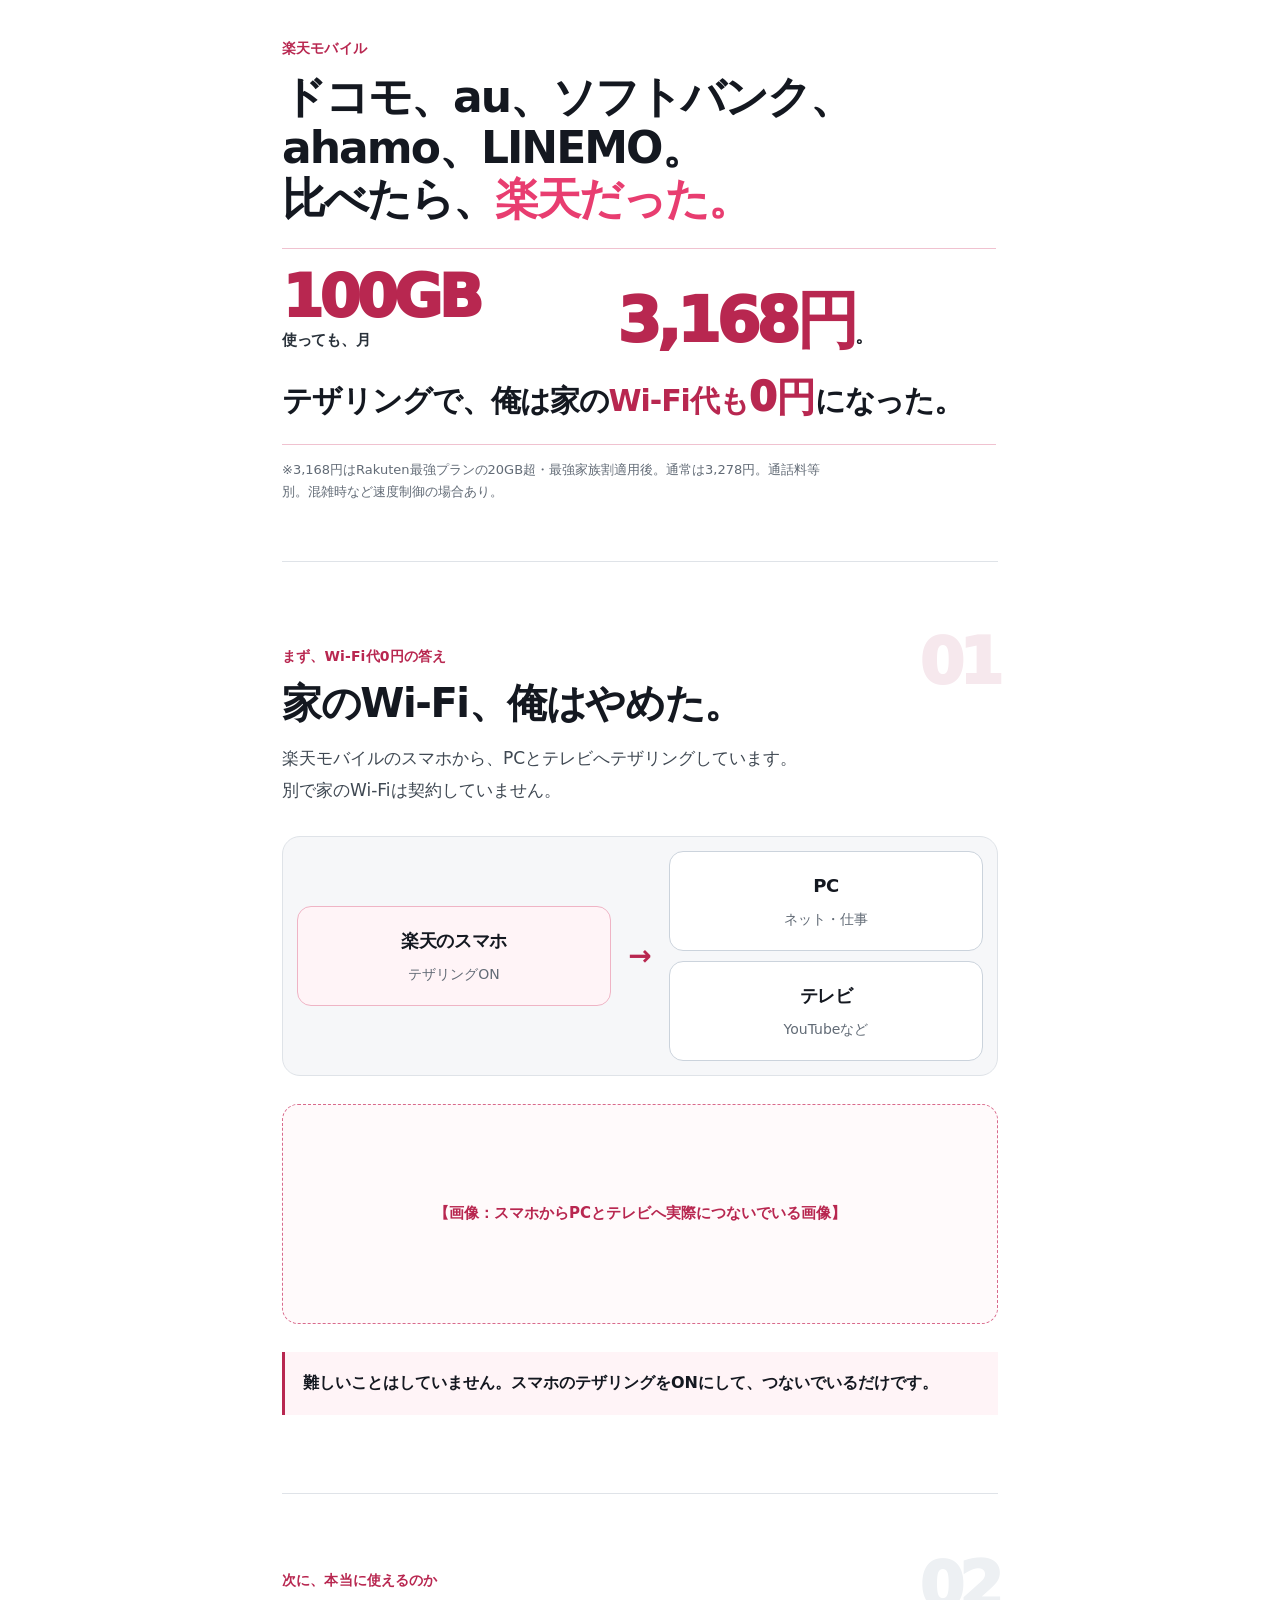
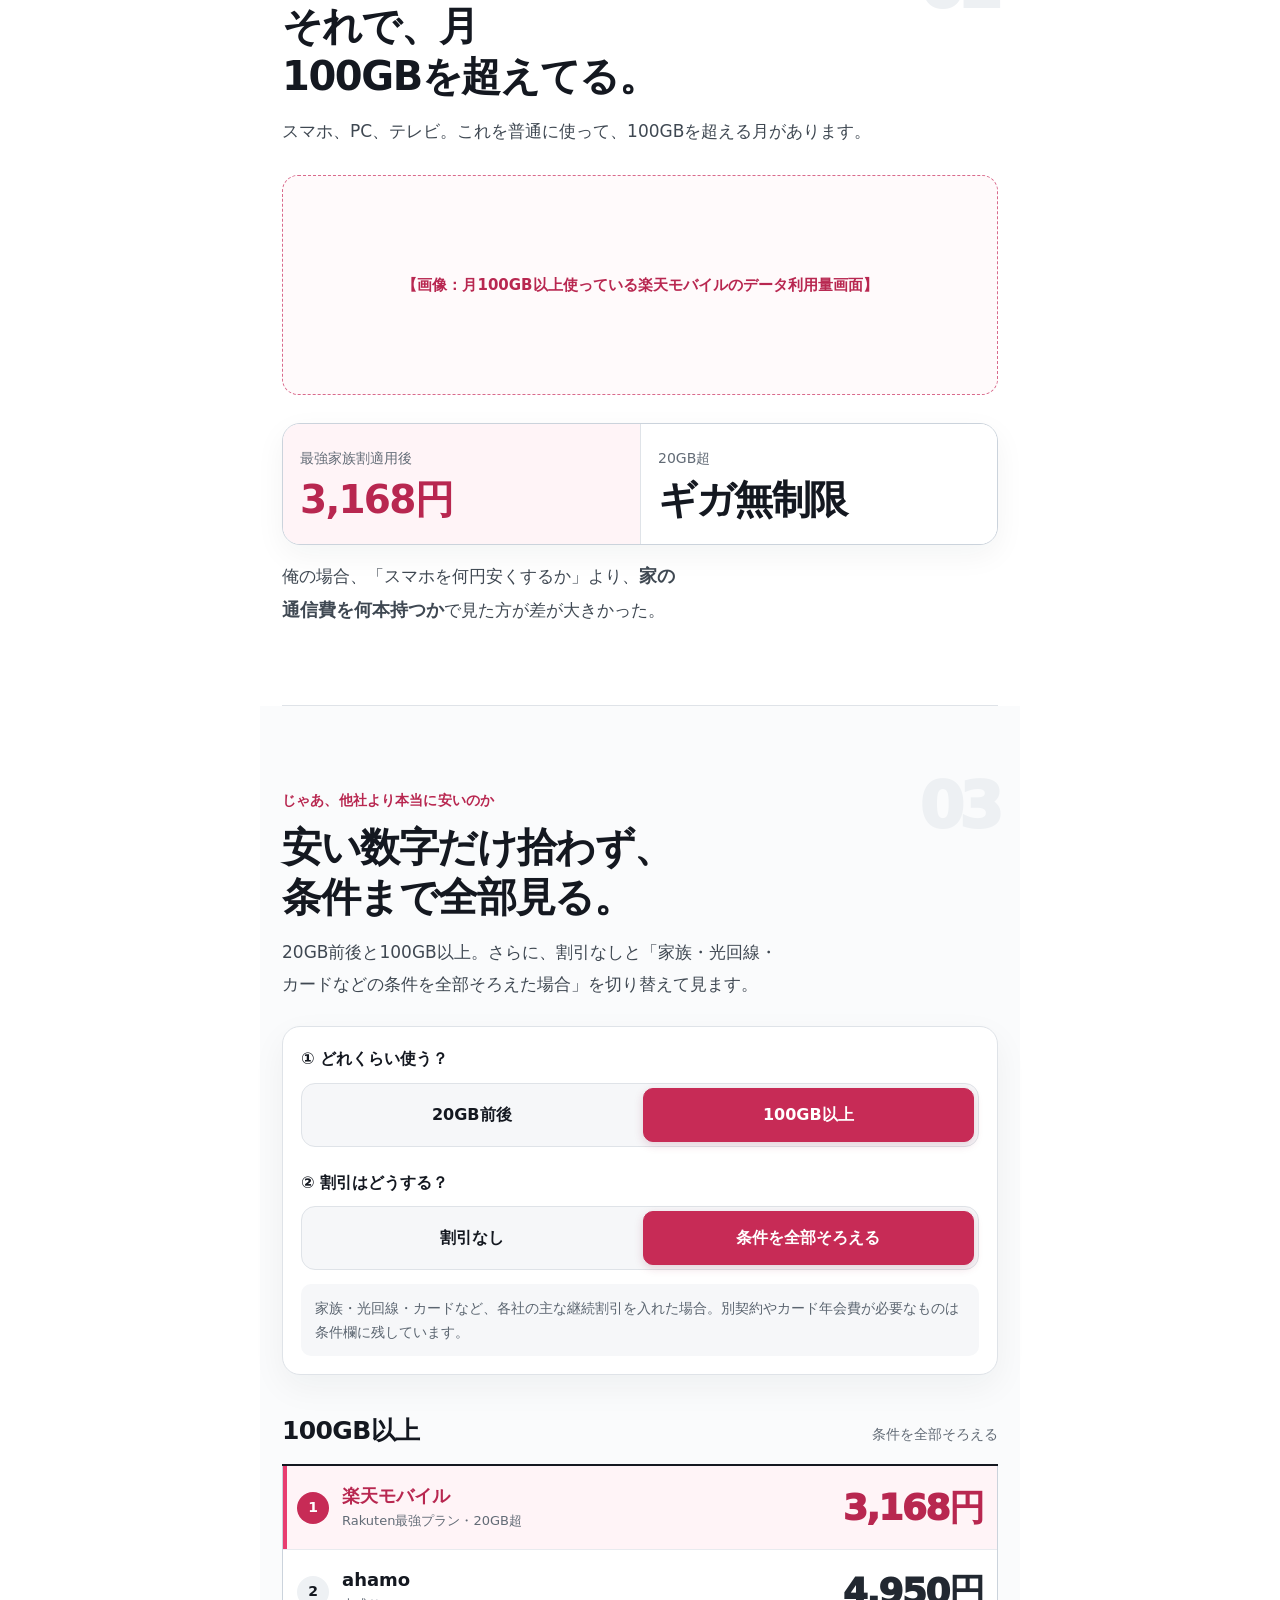
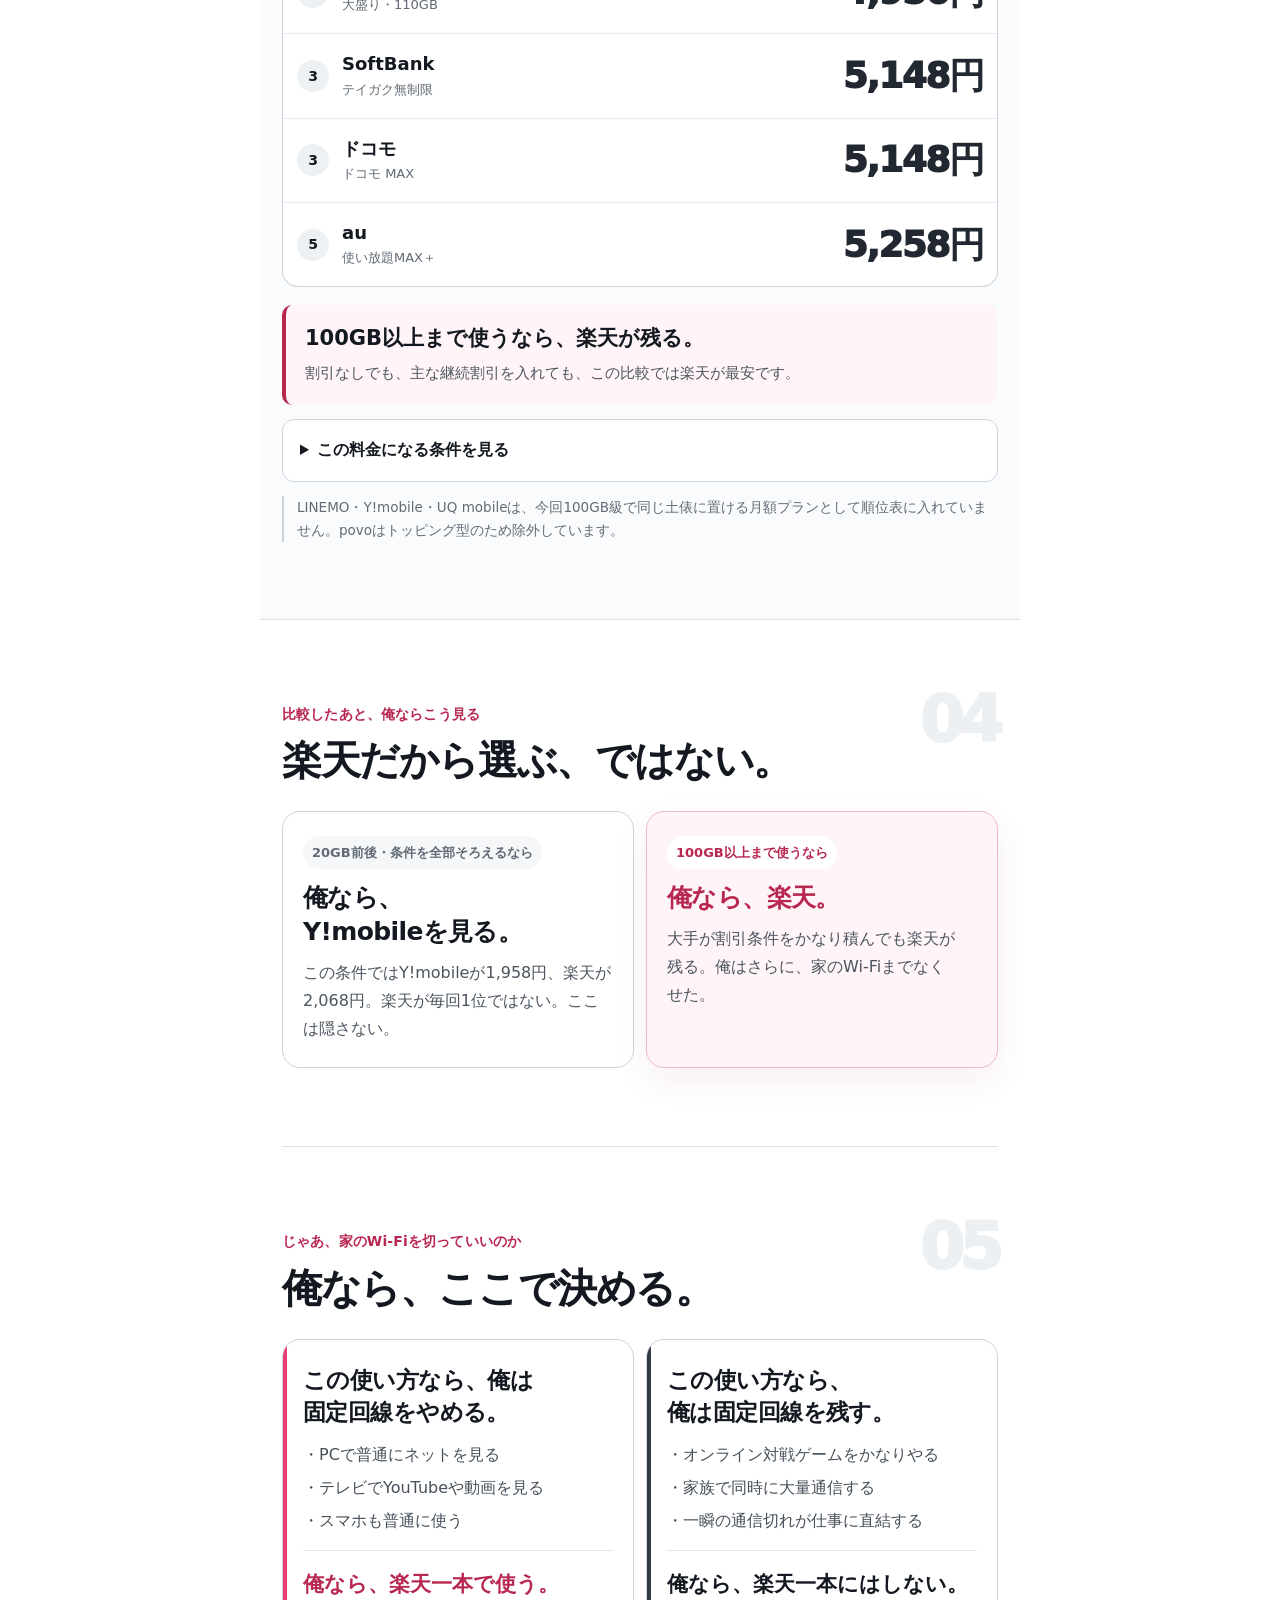
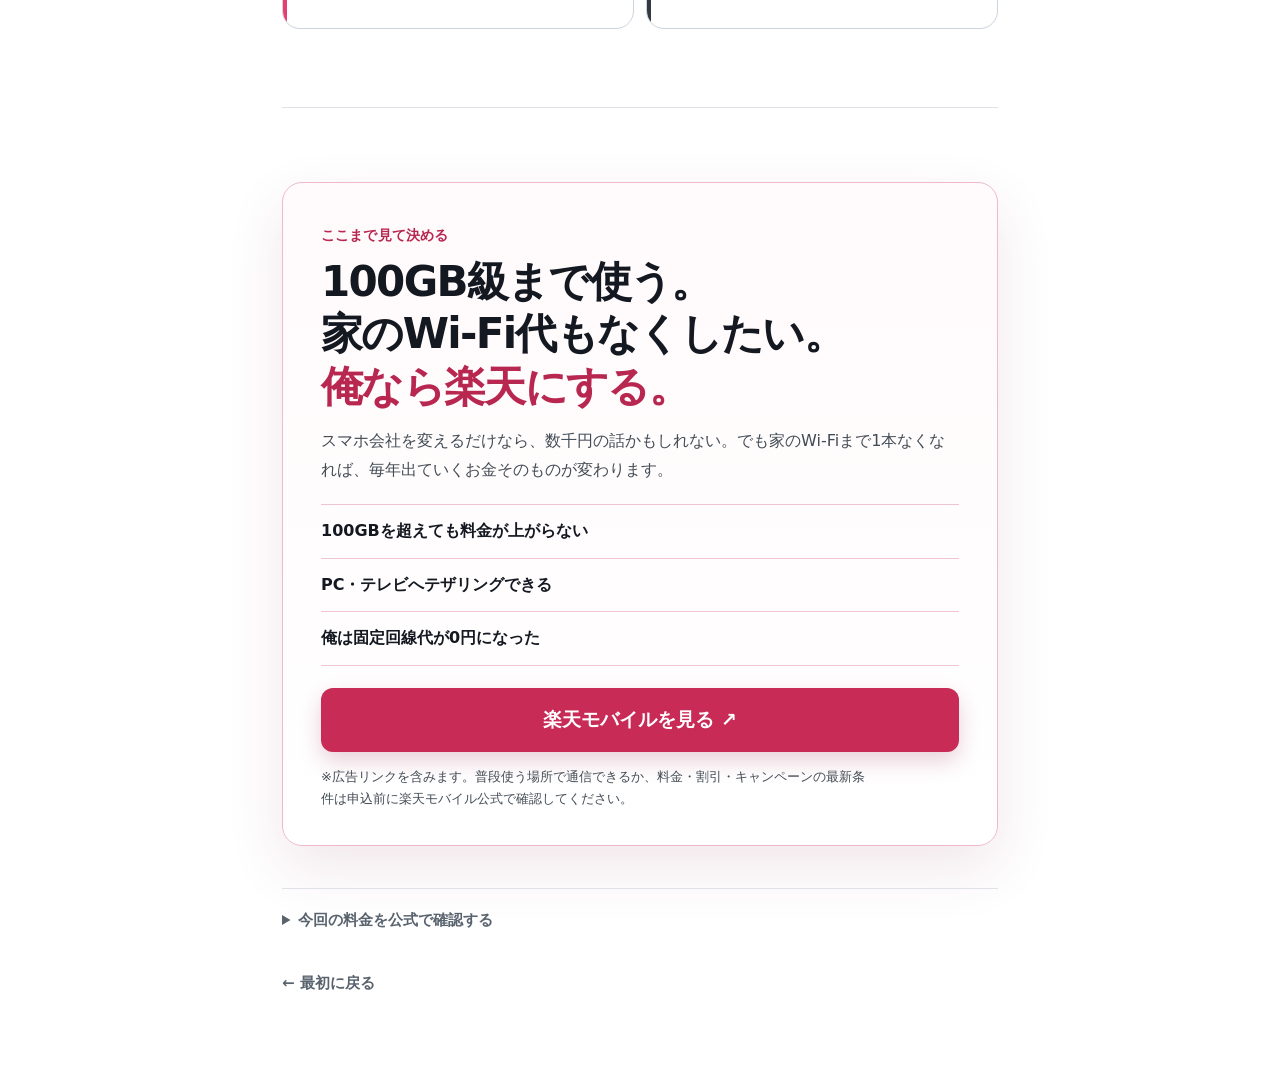
<file: mobile.html>
<!doctype html>
<html lang="ja">
<head>
<meta charset="utf-8">
<meta name="viewport" content="width=device-width,initial-scale=1,viewport-fit=cover">
<meta name="description" content="楽天モバイルを実際に100GB以上使い、家のWi-Fiをやめた実体験と、20GB前後・100GB以上の料金を割引条件まで比較します。">
<meta name="color-scheme" content="light">
<title>楽天モバイル比較｜イッチー</title>
<style>
:root{
  --pink:#e83d70;
  --pink-deep:#b82750;
  --pink-action:#c72b56;
  --pink-soft:#fff4f7;
  --ink:#141820;
  --muted:#626b76;
  --line:#dfe3e8;
  --line-strong:#cbd3dc;
  --soft:#f6f7f9;
  --side:clamp(16px,4.6vw,22px);
  font-family:"Hiragino Sans","Hiragino Kaku Gothic ProN","Yu Gothic UI","Yu Gothic",Meiryo,system-ui,sans-serif;
  color-scheme:light;
}
*{box-sizing:border-box}
html,body{margin:0;min-height:100%;background:#fff;color:var(--ink)}
html{scroll-padding-top:20px}
body{font-size:17px;line-height:1.78;-webkit-font-smoothing:antialiased;overflow-x:hidden}
a{color:inherit;text-decoration:none}
button{font:inherit;color:inherit;cursor:pointer}
main{width:min(760px,100%);margin:auto;padding:18px var(--side) 58px}
h1,h2,h3,p{margin:0}
h1,h2,h3,.section-lead,.compare-intro,.primary,summary{word-break:auto-phrase;text-wrap:balance}
p{max-width:42em;text-wrap:pretty}
a:focus-visible,button:focus-visible,summary:focus-visible{outline:3px solid rgba(35,95,126,.42);outline-offset:3px}

/* hero */
.eyebrow,.kicker{color:var(--pink-deep);font-size:14px;font-weight:820;letter-spacing:.01em}
.hero{padding:8px 0 46px;border-bottom:1px solid var(--line)}
.hero h1{max-width:19ch;margin-top:10px;font-size:clamp(30px,7.8vw,44px);line-height:1.16;letter-spacing:-.045em;font-weight:880}
.hero h1 em{color:var(--pink);font-style:normal;font-weight:900}
.hero-promise{margin-top:24px;padding:20px 0 18px;border-top:1px solid #f0c2d0;border-bottom:1px solid #f0c2d0;line-height:1.2}
.hero-promise-main{display:grid;grid-template-columns:minmax(0,.92fr) minmax(0,1.08fr);gap:12px;align-items:end;font-weight:880}
.promise-usage,.promise-price{display:block;min-width:0}
.hero-number{display:block;color:var(--pink-deep);font-size:clamp(42px,11.3vw,59px);font-weight:920;line-height:.94;letter-spacing:-.065em;font-variant-numeric:tabular-nums;white-space:nowrap}
.promise-price{color:var(--ink);font-size:19px;line-height:1}
.promise-price .hero-number{display:inline-block;font-size:clamp(44px,11.8vw,63px)}
.hero-connector{display:block;margin-top:7px;color:#29313a;font-size:15px;font-weight:820;line-height:1.25;letter-spacing:-.02em}
.hero-promise-sub{display:block;margin-top:20px;font-size:clamp(22px,6.1vw,30px);font-weight:850;line-height:1.38;letter-spacing:-.035em}
.hero-wifi-outcome{white-space:nowrap;color:var(--pink-deep)}
.hero-zero{display:inline-block;white-space:nowrap;color:var(--pink-deep);font-size:1.34em;font-weight:920;font-variant-numeric:tabular-nums}
.hero-note{max-width:66ch;margin-top:14px;color:var(--muted);font-size:13px;line-height:1.72}

/* chapter rhythm */
.section{position:relative;padding:64px 0;border-bottom:1px solid var(--line)}
.section-head{position:relative;padding-right:54px}
.section-index{position:absolute;right:0;top:-10px;color:#edf0f3;font-size:52px;font-weight:920;line-height:1;letter-spacing:-.08em;font-variant-numeric:tabular-nums;user-select:none;pointer-events:none}
.section h2{max-width:20ch;margin-top:7px;font-size:clamp(30px,7.2vw,40px);line-height:1.25;letter-spacing:-.035em;font-weight:880}
.section-lead,.compare-intro{max-width:38em;margin-top:14px;color:#3f4852;font-size:17px;line-height:1.9}
.section-lead strong{font-size:1.06em;font-weight:850}
.proof-line{margin-top:22px;padding:17px 18px;border-left:3px solid var(--pink-deep);background:var(--pink-soft);font-size:16px;font-weight:780;line-height:1.8}
.image-slot{min-height:168px;margin:28px 0;padding:26px 20px;display:grid;place-items:center;border:1px dashed #d96a8c;border-radius:16px;background:#fffafb;color:var(--pink-deep);font-size:15px;font-weight:800;line-height:1.7;text-align:center}

/* 01 mechanism */
#section-wifi .section-index{color:#f6e8ed}
.tether-map{display:grid;grid-template-columns:minmax(0,1fr) 38px minmax(0,1fr);gap:10px;align-items:center;margin-top:30px;padding:14px;border:1px solid var(--line);border-radius:18px;background:var(--soft)}
.tether-source,.tether-targets>div{padding:18px 10px;border:1px solid var(--line-strong);border-radius:14px;background:#fff;text-align:center}
.tether-source{border-color:#efb4c5;background:var(--pink-soft)}
.tether-source strong,.tether-targets strong{display:block;font-size:18px;letter-spacing:-.02em}
.tether-source small,.tether-targets small{display:block;margin-top:5px;color:var(--muted);font-size:14px}
.tether-arrow{text-align:center;color:var(--pink-deep);font-size:28px;font-weight:850}
.tether-targets{display:grid;gap:10px}

/* 02 proof */
#section-proof{padding-top:70px}
.stat-pair{display:grid;grid-template-columns:1fr 1fr;gap:0;margin-top:24px;border:1px solid var(--line-strong);border-radius:18px;overflow:hidden;background:#fff;box-shadow:0 10px 30px rgba(27,36,48,.05)}
.stat-pair>div{padding:22px 17px;background:#fff}
.stat-pair>div+div{border-left:1px solid var(--line)}
.stat-pair span{display:block;color:var(--muted);font-size:14px}
.stat-pair strong{display:block;margin-top:7px;font-size:clamp(30px,7.8vw,39px);line-height:1.12;letter-spacing:-.045em;font-variant-numeric:tabular-nums}
.stat-pair .accent{background:var(--pink-soft)}
.stat-pair .accent strong{color:var(--pink-deep)}

/* 03 comparison */
#comparison{margin-inline:calc(var(--side) * -1);padding-inline:var(--side);background:#fafbfc;border-bottom:0}
#comparison::after{content:"";position:absolute;left:0;right:0;bottom:0;height:1px;background:var(--line)}
.compare-builder{margin-top:26px;padding:18px;border:1px solid var(--line);border-radius:18px;background:#fff;box-shadow:0 12px 34px rgba(27,36,48,.05)}
.compare-control:first-child{margin-top:0}
.compare-control{margin-top:22px}
.control-label{display:block;margin-bottom:9px;font-size:16px;font-weight:850}
.segmented{display:grid;grid-template-columns:1fr 1fr;gap:5px;padding:4px;border:1px solid var(--line);border-radius:14px;background:var(--soft)}
.segmented button{min-height:54px;padding:8px 7px;border:1px solid transparent;border-radius:10px;background:transparent;font-size:16px;font-weight:820;line-height:1.25;transition:background-color .16s ease,color .16s ease,transform .12s ease,box-shadow .16s ease}
.segmented button.on,.segmented button[aria-selected="true"]{border-color:var(--pink-action);background:var(--pink-action);color:#fff;box-shadow:0 3px 10px rgba(143,27,65,.18)}
.segmented button:active{transform:scale(.985)}
.mode-explain{margin-top:14px;padding:12px 14px;border-radius:10px;background:var(--soft);color:#5b6570;font-size:14px;line-height:1.72}
.result-head{display:flex;align-items:baseline;justify-content:space-between;gap:12px;margin-top:34px;padding-bottom:10px;border-bottom:2px solid var(--ink)}
.result-head strong{font-size:25px;letter-spacing:-.025em}
.result-head span{color:var(--muted);font-size:14px;text-align:right}
.price-table{margin-top:0;border:1px solid var(--line-strong);border-top:0;border-radius:0 0 16px 16px;overflow:hidden;background:#fff}
.price-row{display:grid;grid-template-columns:34px minmax(0,1fr) auto;gap:11px;align-items:center;padding:18px 14px;border-top:1px solid #e8ebef}
.price-row:first-child{border-top:0}
.price-row.rakuten{box-shadow:inset 4px 0 0 var(--pink);background:var(--pink-soft)}
.rank{width:32px;height:32px;display:grid;place-items:center;border-radius:50%;background:#eef1f4;font-size:14px;font-weight:800}
.price-row.rakuten .rank{background:var(--pink-action);color:#fff}
.plan strong{display:block;font-size:18px;font-weight:820;line-height:1.35}
.plan small{display:block;margin-top:4px;color:var(--muted);font-size:13px;line-height:1.46}
.price{white-space:nowrap;color:#222831;font-size:clamp(29px,7.2vw,36px);font-weight:920;line-height:1;letter-spacing:-.045em;font-variant-numeric:tabular-nums}
.price-row.rakuten .plan strong,.price-row.rakuten .price{color:var(--pink-deep)}
.compare-truth{margin-top:18px;padding:18px 19px;border-left:4px solid var(--pink-deep);border-radius:10px;background:var(--pink-soft)}
.compare-truth strong{display:block;font-size:21px;line-height:1.48}
.compare-truth p{margin-top:7px;color:#4c555e;font-size:15px;line-height:1.72}
.condition-details{margin-top:14px;border:1px solid var(--line-strong);border-radius:12px;background:#fff}
.condition-details summary{padding:16px 17px;cursor:pointer;font-size:16px;font-weight:820}
.condition-details[open] summary{border-bottom:1px solid var(--line)}
.condition-list{padding:0 17px 15px}
.condition-item{padding:15px 0;border-top:1px solid #edf0f2}
.condition-item:first-child{border-top:0}
.condition-item strong{display:block;font-size:16px;font-variant-numeric:tabular-nums}
.condition-item p{margin-top:4px;color:#555f69;font-size:14px;line-height:1.7}
.no-match{margin-top:14px;padding-left:13px;border-left:2px solid var(--line-strong);color:#626c77;font-size:13.5px;line-height:1.72}

/* 04 judgment */
.judgment{display:grid;gap:12px;margin-top:26px}
.judge-card{position:relative;padding:24px 20px;border:1px solid var(--line-strong);border-radius:18px;background:#fff}
.judge-card span{display:inline-block;padding:5px 9px;border-radius:999px;background:var(--soft);color:var(--muted);font-size:13px;font-weight:780}
.judge-card h3{margin-top:12px;font-size:25px;line-height:1.35;letter-spacing:-.025em}
.judge-card p{margin-top:10px;color:#4b555f;font-size:16px;line-height:1.76}
.judge-card.rakuten{border-color:#efb9c8;background:var(--pink-soft);box-shadow:0 12px 34px rgba(143,27,65,.07)}
.judge-card.rakuten span{background:#fff;color:var(--pink-deep)}
.judge-card.rakuten h3{color:var(--pink-deep)}

/* 05 wifi decision */
.wifi-decision{display:grid;gap:12px;margin-top:26px}
.decision-card{position:relative;padding:24px 20px;border:1px solid var(--line-strong);border-radius:18px;background:#fff;overflow:hidden}
.decision-card::before{content:"";position:absolute;left:0;top:0;bottom:0;width:4px;background:#333a43}
.decision-card.go::before{background:var(--pink)}
.decision-card h3{font-size:23px;line-height:1.42;letter-spacing:-.025em}
.decision-card ul{margin:14px 0 0;padding:0;list-style:none}
.decision-card li{margin:8px 0;color:#46505a;font-size:16px;line-height:1.55}
.decision-card li::before{content:"・"}
.decision-answer{margin-top:17px;padding-top:15px;border-top:1px solid var(--line);font-size:21px;font-weight:880}
.decision-card.go .decision-answer{color:var(--pink-deep)}

/* CTA */
.cta-section{padding:74px 0 8px}
.cta-box{padding:28px 22px;border:1px solid #efb9c8;border-radius:20px;background:linear-gradient(180deg,#fffafb 0%,#fff 100%);box-shadow:0 22px 58px rgba(131,33,65,.11)}
.cta-box h2{margin-top:7px;font-size:clamp(31px,7.7vw,42px);line-height:1.25;letter-spacing:-.04em}
.cta-box h2 strong{color:var(--pink-deep)}
.cta-box p{margin-top:14px;color:#434c55;font-size:16px;line-height:1.78}
.cta-points{display:grid;gap:0;margin-top:20px;border-top:1px solid #efc5d1}
.cta-points span{display:block;padding:12px 0;border-bottom:1px solid #efc5d1;font-size:16px;font-weight:780}
.primary{min-height:64px;margin-top:22px;display:flex;align-items:center;justify-content:center;border-radius:12px;background:var(--pink-action);color:#fff;font-size:19px;font-weight:880;box-shadow:0 9px 22px rgba(143,27,65,.2);transition:transform .14s cubic-bezier(.16,1,.3,1),background-color .16s ease,box-shadow .16s ease}
.primary:active{transform:translateY(1px) scale(.99);box-shadow:0 5px 14px rgba(143,27,65,.18)}
.cta-note{font-size:13px!important;line-height:1.68!important}
.sources{margin-top:34px;border-top:1px solid var(--line);padding-top:18px}
.sources summary{cursor:pointer;color:#59636e;font-size:15px;font-weight:780}
.sources div{display:grid;grid-template-columns:1fr;gap:7px;margin-top:13px}
.sources a{padding:11px 13px;border:1px solid var(--line);border-radius:10px;background:#fff;color:#4d5761;font-size:14px;line-height:1.5}
.back{margin-top:24px;min-height:50px;display:flex;align-items:center;color:#59636e;font-size:15px;font-weight:780}

html.font-step-up body{font-size:19px}
html.font-step-up .hero-number{font-size:clamp(46px,12vw,65px)}
html.font-step-up .promise-price .hero-number{font-size:clamp(48px,12.5vw,69px)}
html.font-step-up .hero-promise-sub{font-size:clamp(25px,6.7vw,34px)}

@media(max-width:390px){
  body{font-size:17px}
  main{padding-top:15px;padding-bottom:48px}
  .hero{padding-top:6px;padding-bottom:40px}
  .hero h1{font-size:clamp(29px,8.2vw,32px)}
  .hero-promise{margin-top:21px;padding-top:17px}
  .hero-number{font-size:clamp(40px,11.4vw,45px)}
  .promise-price{font-size:17px}
  .promise-price .hero-number{font-size:clamp(42px,12vw,47px)}
  .hero-promise-sub{font-size:clamp(22px,6.1vw,24px)}
  .hero-note{font-size:13px}
  .section{padding:58px 0}
  .section-head{padding-right:44px}
  .section-index{top:-5px;font-size:44px}
  .section h2{font-size:clamp(30px,8vw,33px)}
  .tether-map{grid-template-columns:minmax(0,1fr) 30px minmax(0,1fr);gap:7px;padding:10px}
  .tether-source,.tether-targets>div{padding:16px 8px}
  .stat-pair>div{padding:18px 12px}
  .compare-builder{padding:14px}
  .segmented button{font-size:15px}
  #modeDiscount{padding-inline:4px;font-size:13.5px;letter-spacing:-.07em;white-space:nowrap}
  .price-row{grid-template-columns:32px minmax(0,1fr) auto;gap:8px;padding:17px 10px}
  .plan strong{font-size:17px}
  .plan small{font-size:12.5px}
  .price{font-size:clamp(29px,8vw,32px)}
  .result-head strong{font-size:23px}
  .result-head span{font-size:13px}
  .compare-truth strong{font-size:20px}
  .judge-card,.decision-card{padding:21px 18px}
}
@media(max-width:340px){
  :root{--side:14px}
  .hero-promise-main{gap:7px}
  .hero-number{font-size:38px}
  .promise-price .hero-number{font-size:40px}
  .hero-connector{font-size:14px}
  .hero-promise-sub{font-size:21px}
  .hero-wifi-outcome{white-space:nowrap}
  .price{font-size:27px}
  .rank{width:29px;height:29px}
}
@media(min-width:700px){
  main{padding-top:28px;padding-bottom:72px}
  .hero{padding-bottom:58px}
  .section{padding:78px 0}
  .section-index{font-size:64px}
  .image-slot{min-height:220px}
  .judgment,.wifi-decision{grid-template-columns:1fr 1fr}
  .sources div{grid-template-columns:1fr 1fr}
  .cta-box{padding:36px 38px}
}
@media(hover:hover) and (pointer:fine){
  .segmented button:not(.on):hover{background:#fff}
  .primary:hover{transform:translateY(-1px);background:#b9234d;box-shadow:0 13px 28px rgba(143,27,65,.24)}
  .sources a:hover{border-color:#e2a7b9;background:var(--pink-soft)}
}
@media(prefers-reduced-motion:reduce){*,*::before,*::after{transition:none!important;scroll-behavior:auto!important}}
</style>
</head>
<body>
<main>
<header class="hero">
  <p class="eyebrow">楽天モバイル</p>
  <h1>ドコモ、au、ソフトバンク、<br>ahamo、LINEMO。<br>比べたら、<em>楽天だった。</em></h1>
  <p class="hero-promise"><span class="hero-promise-main"><span class="promise-usage"><span class="hero-number">100GB</span><span class="hero-connector">使っても、月</span></span><span class="promise-price"><span class="hero-number">3,168円</span>。</span></span><span class="hero-promise-sub">テザリングで、俺は家の<span class="hero-wifi-outcome">Wi-Fi代も<span class="hero-zero">0円</span></span>になった。</span></p>
  <p class="hero-note">※3,168円はRakuten最強プランの20GB超・最強家族割適用後。通常は3,278円。通話料等別。混雑時など速度制御の場合あり。</p>
</header>

<section class="section" id="section-wifi">
  <div class="section-head"><span class="section-index" aria-hidden="true">01</span><span class="kicker">まず、Wi-Fi代0円の答え</span><h2>家のWi-Fi、俺はやめた。</h2></div>
  <p class="section-lead">楽天モバイルのスマホから、PCとテレビへテザリングしています。別で家のWi-Fiは契約していません。</p>
  <div class="tether-map" aria-label="楽天モバイルのスマホからPCとテレビへテザリングする図">
    <div class="tether-source"><strong>楽天のスマホ</strong><small>テザリングON</small></div>
    <div class="tether-arrow" aria-hidden="true">→</div>
    <div class="tether-targets"><div><strong>PC</strong><small>ネット・仕事</small></div><div><strong>テレビ</strong><small>YouTubeなど</small></div></div>
  </div>
  <div class="image-slot">【画像：スマホからPCとテレビへ実際につないでいる画像】</div>
  <div class="proof-line">難しいことはしていません。スマホのテザリングをONにして、つないでいるだけです。</div>
</section>

<section class="section" id="section-proof">
  <div class="section-head"><span class="section-index" aria-hidden="true">02</span><span class="kicker">次に、本当に使えるのか</span><h2>それで、月100GBを超えてる。</h2></div>
  <p class="section-lead">スマホ、PC、テレビ。これを普通に使って、100GBを超える月があります。</p>
  <div class="image-slot">【画像：月100GB以上使っている楽天モバイルのデータ利用量画面】</div>
  <div class="stat-pair">
    <div class="accent"><span>最強家族割適用後</span><strong>3,168円</strong></div>
    <div><span>20GB超</span><strong>ギガ無制限</strong></div>
  </div>
  <p class="section-lead">俺の場合、「スマホを何円安くするか」より、<strong>家の通信費を何本持つか</strong>で見た方が差が大きかった。</p>
</section>

<section class="section" id="comparison">
  <div class="section-head"><span class="section-index" aria-hidden="true">03</span><span class="kicker">じゃあ、他社より本当に安いのか</span><h2>安い数字だけ拾わず、条件まで全部見る。</h2></div>
  <p class="compare-intro">20GB前後と100GB以上。さらに、割引なしと「家族・光回線・カードなどの条件を全部そろえた場合」を切り替えて見ます。</p>

  <div class="compare-builder">
    <div class="compare-control">
      <span class="control-label">① どれくらい使う？</span>
      <div class="segmented" role="tablist" aria-label="データ使用量">
        <button id="band20" type="button" role="tab" aria-selected="false">20GB前後</button>
        <button id="band100" class="on" type="button" role="tab" aria-selected="true">100GB以上</button>
      </div>
    </div>

    <div class="compare-control">
      <span class="control-label">② 割引はどうする？</span>
      <div class="segmented" role="tablist" aria-label="割引条件">
        <button id="modeNormal" type="button" role="tab" aria-selected="false">割引なし</button>
        <button id="modeDiscount" class="on" type="button" role="tab" aria-selected="true">条件を全部そろえる</button>
      </div>
    </div>
    <div id="modeExplain" class="mode-explain"></div>
  </div>

  <div class="result-head"><strong id="resultTitle"></strong><span id="resultSub"></span></div>
  <div id="priceTable" class="price-table" aria-live="polite"></div>
  <div id="compareTruth" class="compare-truth"></div>
  <details id="conditionDetails" class="condition-details">
    <summary>この料金になる条件を見る</summary>
    <div id="conditionList" class="condition-list"></div>
  </details>
  <div id="noMatch" class="no-match"></div>
</section>

<section class="section" id="judgment">
  <div class="section-head"><span class="section-index" aria-hidden="true">04</span><span class="kicker">比較したあと、俺ならこう見る</span><h2>楽天だから選ぶ、ではない。</h2></div>
  <div class="judgment">
    <article class="judge-card">
      <span>20GB前後・条件を全部そろえるなら</span>
      <h3>俺なら、Y!mobileを見る。</h3>
      <p>この条件ではY!mobileが1,958円、楽天が2,068円。楽天が毎回1位ではない。ここは隠さない。</p>
    </article>
    <article class="judge-card rakuten">
      <span>100GB以上まで使うなら</span>
      <h3>俺なら、楽天。</h3>
      <p>大手が割引条件をかなり積んでも楽天が残る。俺はさらに、家のWi-Fiまでなくせた。</p>
    </article>
  </div>
</section>

<section class="section" id="wifi-decision">
  <div class="section-head"><span class="section-index" aria-hidden="true">05</span><span class="kicker">じゃあ、家のWi-Fiを切っていいのか</span><h2>俺なら、ここで決める。</h2></div>
  <div class="wifi-decision">
    <article class="decision-card go">
      <h3>この使い方なら、俺は固定回線をやめる。</h3>
      <ul><li>PCで普通にネットを見る</li><li>テレビでYouTubeや動画を見る</li><li>スマホも普通に使う</li></ul>
      <div class="decision-answer">俺なら、楽天一本で使う。</div>
    </article>
    <article class="decision-card stop">
      <h3>この使い方なら、俺は固定回線を残す。</h3>
      <ul><li>オンライン対戦ゲームをかなりやる</li><li>家族で同時に大量通信する</li><li>一瞬の通信切れが仕事に直結する</li></ul>
      <div class="decision-answer">俺なら、楽天一本にはしない。</div>
    </article>
  </div>
</section>

<section class="cta-section" id="cta">
  <div class="cta-box">
    <span class="kicker">ここまで見て決める</span>
    <h2>100GB級まで使う。<br>家のWi-Fi代もなくしたい。<br><strong>俺なら楽天にする。</strong></h2>
    <p>スマホ会社を変えるだけなら、数千円の話かもしれない。でも家のWi-Fiまで1本なくなれば、毎年出ていくお金そのものが変わります。</p>
    <div class="cta-points"><span>100GBを超えても料金が上がらない</span><span>PC・テレビへテザリングできる</span><span>俺は固定回線代が0円になった</span></div>
    <a class="primary" href="https://r10.to/h5w1tz" target="_blank" rel="sponsored noopener noreferrer">楽天モバイルを見る ↗</a>
    <p class="cta-note">※広告リンクを含みます。普段使う場所で通信できるか、料金・割引・キャンペーンの最新条件は申込前に楽天モバイル公式で確認してください。</p>
  </div>
</section>

<details class="sources"><summary>今回の料金を公式で確認する</summary><div>
  <a href="https://network.mobile.rakuten.co.jp/fee/saikyo-plan/" target="_blank" rel="noopener noreferrer">楽天モバイル：Rakuten最強プラン</a>
  <a href="https://network.mobile.rakuten.co.jp/fee/family/" target="_blank" rel="noopener noreferrer">楽天モバイル：最強家族割</a>
  <a href="https://www.linemo.jp/" target="_blank" rel="noopener noreferrer">LINEMO：ベストプランV</a>
  <a href="https://ahamo.com/plan/index.html" target="_blank" rel="noopener noreferrer">ahamo：30GB / 大盛り110GB</a>
  <a href="https://www.ymobile.jp/plan/" target="_blank" rel="noopener noreferrer">Y!mobile：シンプル3</a>
  <a href="https://shop.uqmobile.jp/shop/lp01/" target="_blank" rel="noopener noreferrer">UQ mobile：トクトクプラン2 / コミコミプランバリュー</a>
  <a href="https://www.docomo.ne.jp/charge/docomo_max/index.html" target="_blank" rel="noopener noreferrer">ドコモ：ドコモ MAX</a>
  <a href="https://www.au.com/mobile/charge/smartphone/plan/data-unlimited-plus/" target="_blank" rel="noopener noreferrer">au：使い放題MAX＋</a>
  <a href="https://www.softbank.jp/mobile/price_plan/data/teigaku-museigen/" target="_blank" rel="noopener noreferrer">SoftBank：テイガク無制限</a>
</div></details>
<a class="back" href="index.html#home" target="_top">← 最初に戻る</a>
</main>
<script>
const DATA={
  normal:{
    small:[
      {name:'楽天モバイル',plan:'Rakuten最強プラン・20GBまで',price:'2,178円',rakuten:true,condition:'割引条件なし。3GB超〜20GBまでの通常料金。'},
      {name:'LINEMO',plan:'ベストプランV・30GB',price:'2,970円',condition:'毎月の基本料金を下げるセット割なし。5分以内の国内通話定額込み。'},
      {name:'ahamo',plan:'30GB',price:'2,970円',condition:'複雑な割引条件なし。5分以内の国内通話込み。'},
      {name:'UQ mobile',plan:'コミコミプランバリュー・35GB',price:'3,828円',condition:'1回10分以内の国内通話などを含むコミコミ型。'},
      {name:'UQ mobile',plan:'トクトクプラン2・30GB',price:'4,048円',condition:'自宅セット割・au PAYカード割を入れない基本料金。'},
      {name:'Y!mobile',plan:'シンプル3 M・30GB',price:'4,378円',condition:'おうち割・PayPayカード割などを入れない基本料金。'}
    ],
    large:[
      {name:'楽天モバイル',plan:'Rakuten最強プラン・20GB超',price:'3,278円',rakuten:true,condition:'割引条件なし。20GB超はギガ無制限。混雑時など速度制御の場合あり。'},
      {name:'ahamo',plan:'大盛り・110GB',price:'4,950円',condition:'30GB 2,970円＋大盛り80GB 1,980円。'},
      {name:'au',plan:'使い放題MAX＋',price:'7,788円',condition:'割引を入れない月額。テザリング等には利用上限あり。'},
      {name:'SoftBank',plan:'テイガク無制限',price:'8,008円',condition:'割引を入れない月額。直近30日間で300GB超の場合は速度制御の案内あり。'},
      {name:'ドコモ',plan:'ドコモ MAX',price:'8,448円',condition:'割引を入れないギガ無制限の月額。'}
    ]
  },
  discount:{
    small:[
      {name:'Y!mobile',plan:'シンプル3 M・30GB',price:'1,958円',condition:'おうち割 光セット（A）＋PayPayカード ゴールド支払い等を含む公式の割引例。PayPayカード ゴールドは年会費11,000円。',rank:1},
      {name:'楽天モバイル',plan:'Rakuten最強プラン・20GBまで',price:'2,068円',rakuten:true,condition:'最強家族割 −110円。光回線・指定クレジットカードなし。',rank:2},
      {name:'UQ mobile',plan:'トクトクプラン2・30GB',price:'2,728円',condition:'自宅セット割＋au PAYカードお支払い割を適用した公式掲載例。対象の自宅インターネット等が別途必要。',rank:3},
      {name:'LINEMO',plan:'ベストプランV・30GB',price:'2,970円',condition:'毎月の基本料金を下げるセット割なし。',rank:4},
      {name:'ahamo',plan:'30GB',price:'2,970円',condition:'月額料金を下げる継続セット割なし。',rank:4},
      {name:'UQ mobile',plan:'コミコミプランバリュー・35GB',price:'3,828円',condition:'基本料金に10分以内の国内通話などを含む。',rank:6}
    ],
    large:[
      {name:'楽天モバイル',plan:'Rakuten最強プラン・20GB超',price:'3,168円',rakuten:true,condition:'最強家族割 −110円。光回線・指定クレジットカードなし。',rank:1},
      {name:'ahamo',plan:'大盛り・110GB',price:'4,950円',condition:'月額料金を下げる継続セット割なし。',rank:2},
      {name:'SoftBank',plan:'テイガク無制限',price:'5,148円',condition:'新みんな家族割（3回線以上）−1,210円＋おうち割 光セット −1,100円＋PayPayカード ゴールド割 −550円。PayPayカード ゴールド年会費11,000円。',rank:3},
      {name:'ドコモ',plan:'ドコモ MAX',price:'5,148円',condition:'みんなドコモ割3回線 −1,210円＋長期利用20年以上 −220円＋dカード GOLD等 −550円＋ドコモ光/home 5G −1,210円＋ドコモでんき −110円。最大3,300円引きの条件をそろえた場合。',rank:3},
      {name:'au',plan:'使い放題MAX＋',price:'5,258円',condition:'家族割プラス3人以上 −1,210円＋auスマートバリュー −1,100円＋au PAYカードお支払い割 −220円。対象の自宅インターネット等が別途必要。',rank:5}
    ]
  }
};
let band='large',mode='discount';
const $=id=>document.getElementById(id);
const band20=$('band20'),band100=$('band100'),modeNormal=$('modeNormal'),modeDiscount=$('modeDiscount'),priceTable=$('priceTable'),resultTitle=$('resultTitle'),resultSub=$('resultSub'),modeExplain=$('modeExplain'),compareTruth=$('compareTruth'),conditionList=$('conditionList'),conditionDetails=$('conditionDetails'),noMatch=$('noMatch');
function currentRows(){return DATA[mode][band];}
function renderCompare(){
  band20.classList.toggle('on',band==='small');band100.classList.toggle('on',band==='large');band20.setAttribute('aria-selected',String(band==='small'));band100.setAttribute('aria-selected',String(band==='large'));
  modeNormal.classList.toggle('on',mode==='normal');modeDiscount.classList.toggle('on',mode==='discount');modeNormal.setAttribute('aria-selected',String(mode==='normal'));modeDiscount.setAttribute('aria-selected',String(mode==='discount'));
  modeExplain.textContent=mode==='discount'?'家族・光回線・カードなど、各社の主な継続割引を入れた場合。別契約やカード年会費が必要なものは条件欄に残しています。':'家族割・光回線・カード割などを入れない基本の月額料金。';
  const rows=currentRows();
  resultTitle.textContent=band==='large'?'100GB以上':'20GB前後';resultSub.textContent=mode==='discount'?'条件を全部そろえる':'割引なし';
  priceTable.innerHTML=rows.map((r,i)=>`<div class="price-row${r.rakuten?' rakuten':''}"><span class="rank">${r.rank??i+1}</span><div class="plan"><strong>${r.name}</strong><small>${r.plan}</small></div><b class="price">${r.price}</b></div>`).join('');
  conditionList.innerHTML=rows.map(r=>`<div class="condition-item"><strong>${r.name}｜${r.price}</strong><p>${r.condition}</p></div>`).join('');
  conditionDetails.open=false;
  if(band==='small'&&mode==='discount'){
    compareTruth.innerHTML='<strong>この条件なら、Y!mobileが1位。</strong><p>楽天は2位。楽天が毎回いちばん安いわけではありません。</p>';
    noMatch.textContent='20GB前後では、各社で容量・通話込みなど条件が完全に同じではありません。料金だけでなくプラン内容も併記しています。';
  }else if(band==='large'){
    compareTruth.innerHTML='<strong>100GB以上まで使うなら、楽天が残る。</strong><p>割引なしでも、主な継続割引を入れても、この比較では楽天が最安です。</p>';
    noMatch.textContent='LINEMO・Y!mobile・UQ mobileは、今回100GB級で同じ土俵に置ける月額プランとして順位表に入れていません。povoはトッピング型のため除外しています。';
  }else{
    compareTruth.innerHTML='<strong>割引なしなら、楽天が最安。</strong><p>20GB前後は楽天2,178円。LINEMO・ahamoは30GBと5分通話込みで2,970円なので、内容差も見て判断します。</p>';
    noMatch.textContent='同じ20GBぴったりのプラン比較ではなく、「20〜30GB前後で現実的に選ばれるプラン」を並べています。';
  }
}
band20.addEventListener('click',()=>{band='small';renderCompare()});
band100.addEventListener('click',()=>{band='large';renderCompare()});
modeNormal.addEventListener('click',()=>{mode='normal';renderCompare()});
modeDiscount.addEventListener('click',()=>{mode='discount';renderCompare()});
renderCompare();
</script>
</body>
</html>
</file>
<file: retro-icchy.css>
@import url("retro-base.css?v=20260828-3");
@import url("retro-mobile.css?v=20260827-1");
@import url("retro-insurance.css?v=20260827-1");
@import url("retro-consultation.css?v=20260827-1");

[hidden]{display:none!important}
</file>
